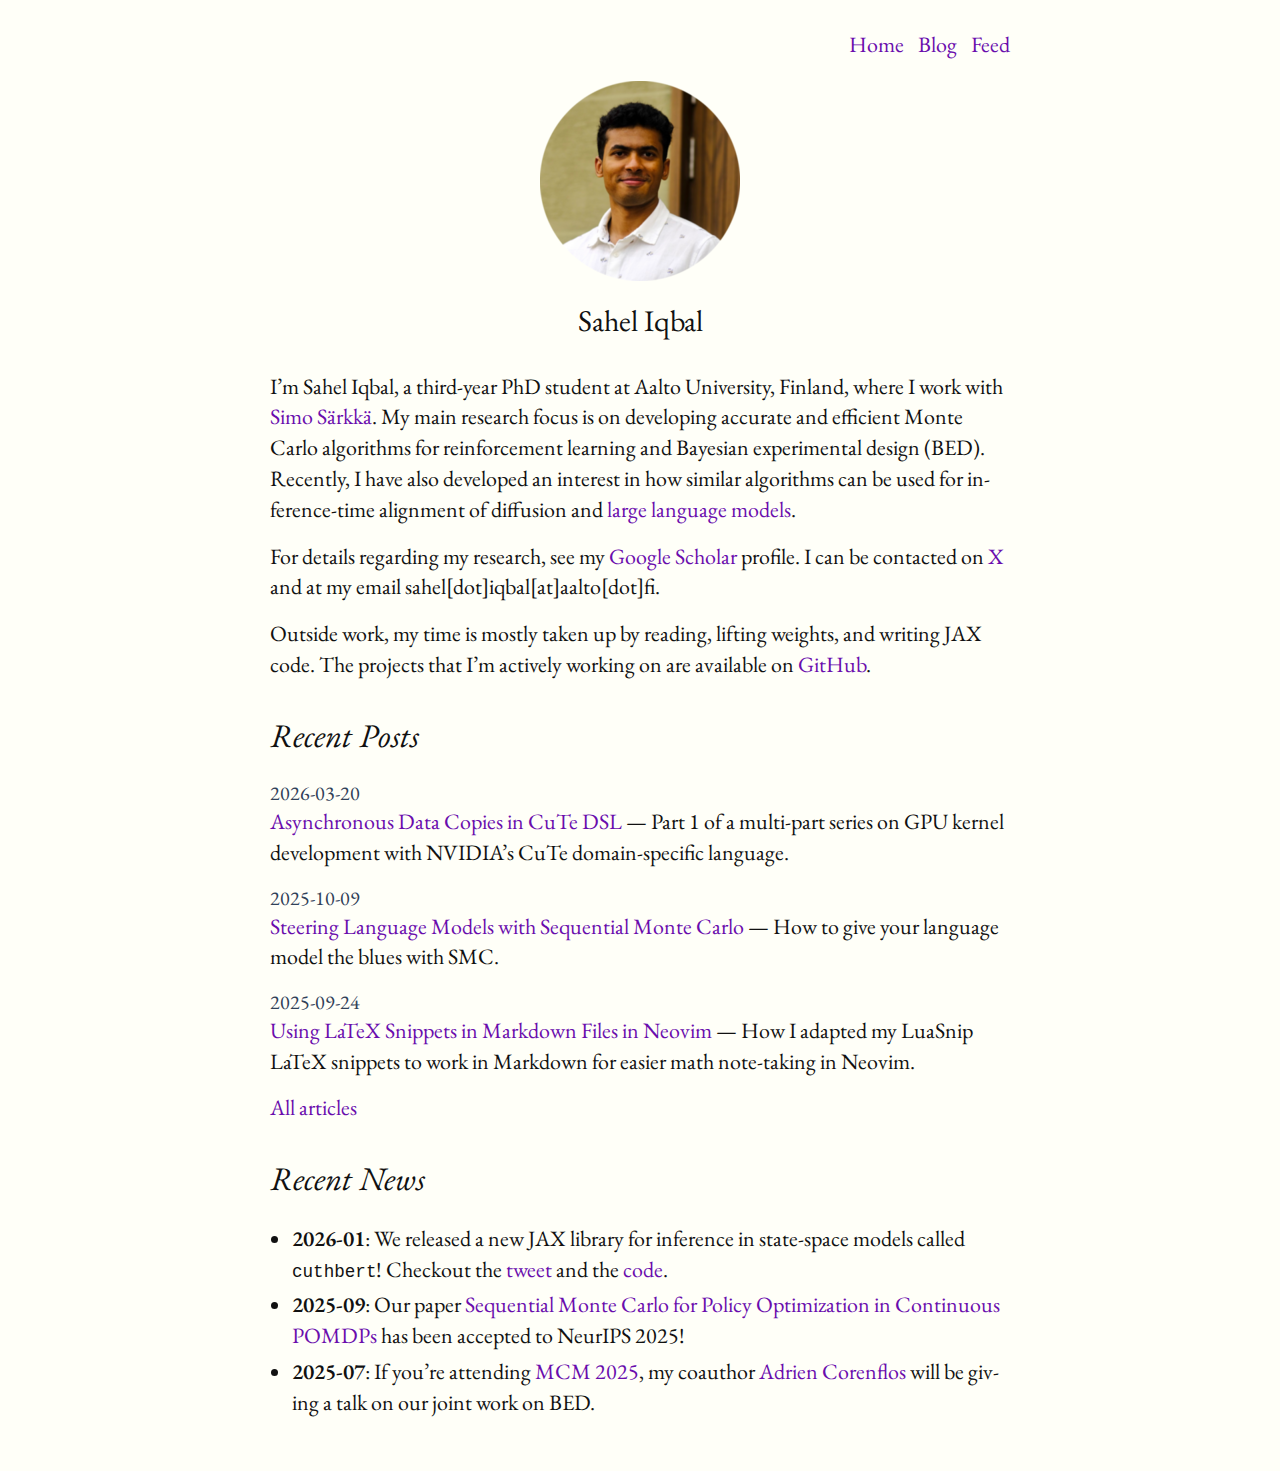
<file: docs/index.html>
<!doctype html>
<html lang="en-US">
  <head>
    <meta charset="utf-8">
    <meta name="viewport" content="width=device-width, initial-scale=1">

    <link rel="stylesheet" href="./styles/katex.css" />
    <link rel="stylesheet" href="./styles/syntax.css" />
    <link rel="stylesheet" href="./styles/main.css" />
    <link rel="shortcut icon" type="image/png" href="./images/favicon.ico" />

    <link rel="preconnect" href="https://fonts.googleapis.com">
    <link rel="preconnect" href="https://fonts.gstatic.com" crossorigin>
    <link href="https://fonts.googleapis.com/css2?family=EB+Garamond:ital,wght@0,400..800;1,400..800&display=swap" rel="stylesheet">

    <title>Sahel Iqbal</title>
    <meta name="description" content="Academic portfolio website of Sahel Iqbal." />

    <!-- Meta tags for social media -->
    <meta property="og:title" content="Sahel Iqbal" />
    <meta property="og:description" content="Academic portfolio website of Sahel Iqbal." />
    <meta property="og:site_name" content="Sahel Iqbal" />
    
    <meta property="og:image" content="https://sahel13.github.io/images/site_image.png" />
    
    <meta name="twitter:card" content="summary" />
    <!--
    Check if the `date` field is present in the metadata to determine if the page is
    a post or not.  A bit of a hack, but it works.
    -->
    
    <meta property="og:type" content="website" />
    <meta property="og:url" content="https://sahel13.github.io" />
    
  </head>
  <body>
    <header>
      <nav>
        <a href="./">Home</a>
        <a href="./blog.html">Blog</a>
        <a href="./atom.xml">Feed</a>
      </nav>
    </header>
    <main role="main">
      <div class="profile">
<img alt="Profile picture." src="images/profile-pic.png" />
<h1>
Sahel Iqbal
</h1>
</div>
<p>I’m Sahel Iqbal, a third-year PhD student at Aalto University, Finland, where I
work with <a href="https://users.aalto.fi/~ssarkka/">Simo Särkkä</a>. My main
research focus is on developing accurate and efficient Monte Carlo algorithms
for reinforcement learning and Bayesian experimental design (BED). Recently, I
have also developed an interest in how similar algorithms can be used for
inference-time alignment of diffusion and <a href="posts/steering-llms-with-smc.html">large language models</a>.</p>
<p>For details regarding my research, see my <a href="https://scholar.google.com/citations?user=KP7mJUgAAAAJ&amp;hl=en">Google
Scholar</a> profile.
I can be contacted on <a href="https://x.com/sahel_iqbal">X</a> and at my email
sahel[dot]iqbal[at]aalto[dot]fi.</p>
<p>Outside work, my time is mostly taken up by reading, lifting weights, and
writing JAX code. The projects that I’m actively working on are available on
<a href="https://github.com/Sahel13">GitHub</a>.</p>
<h2 id="recent-posts">Recent Posts</h2>
<div class="post-item">
<p class="post-date">
2026-03-20
</p>
<p class="post-description">
<span class="post-title"><a href="./posts/asynchronous-copy-cute-dsl.html">Asynchronous Data Copies in CuTe DSL</a></span> —
Part 1 of a multi-part series on GPU kernel development with NVIDIA’s CuTe domain-specific language.
</p>
</div>
<div class="post-item">
<p class="post-date">
2025-10-09
</p>
<p class="post-description">
<span class="post-title"><a href="./posts/steering-llms-with-smc.html">Steering Language Models with Sequential Monte Carlo</a></span> —
How to give your language model the blues with SMC.
</p>
</div>
<div class="post-item">
<p class="post-date">
2025-09-24
</p>
<p class="post-description">
<span class="post-title"><a href="./posts/latex-in-markdown-vim.html">Using LaTeX Snippets in Markdown Files in Neovim</a></span> —
How I adapted my LuaSnip LaTeX snippets to work in Markdown for easier math note-taking in Neovim.
</p>
</div>
<p class="all-articles-link">
<a href="./blog.html">All articles</a>
</p>
<h2 id="recent-news">Recent News</h2>
<ul>
<li><p><strong>2026-01</strong>: We released a new JAX library for inference in state-space models
called <code>cuthbert</code>! Checkout the <a href="https://x.com/sahel_iqbal/status/2017210852642803839?s=20">tweet</a> and the <a href="https://github.com/state-space-models/cuthbert">code</a>.</p></li>
<li><p><strong>2025-09</strong>: Our paper <a href="https://arxiv.org/abs/2505.16732">Sequential Monte Carlo for Policy Optimization in
Continuous POMDPs</a> has been accepted to
NeurIPS 2025!</p></li>
<li><p><strong>2025-07</strong>: If you’re attending <a href="https://ccbatiit.github.io/mcm2025/">MCM
2025</a>, my coauthor <a href="https://adriencorenflos.github.io/">Adrien
Corenflos</a> will be giving a talk on our
joint work on BED.</p></li>
</ul>
    </main>
  </body>
</html>
</file>
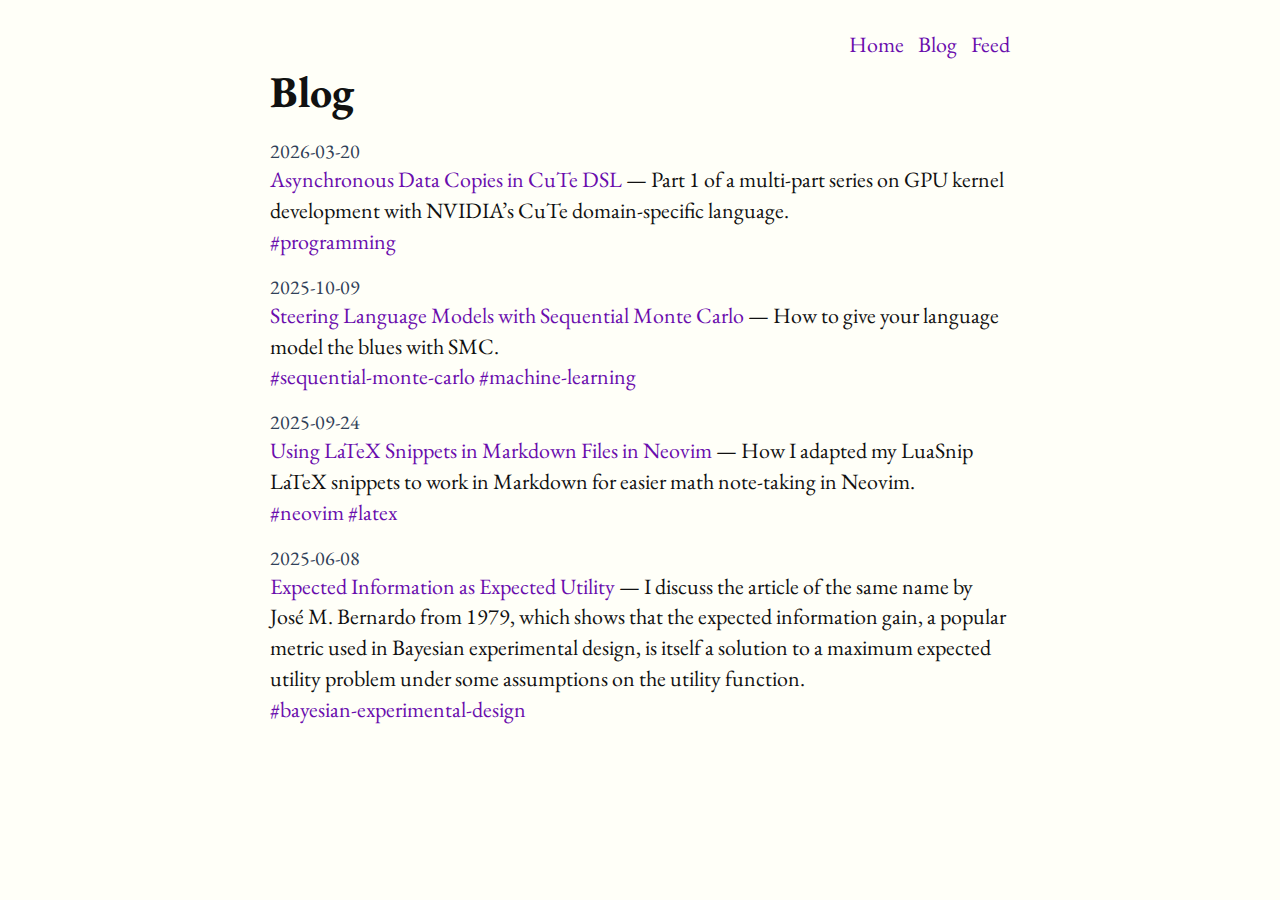
<file: docs/blog.html>
<!doctype html>
<html lang="en-US">
  <head>
    <meta charset="utf-8">
    <meta name="viewport" content="width=device-width, initial-scale=1">

    <link rel="stylesheet" href="./styles/katex.css" />
    <link rel="stylesheet" href="./styles/syntax.css" />
    <link rel="stylesheet" href="./styles/main.css" />
    <link rel="shortcut icon" type="image/png" href="./images/favicon.ico" />

    <link rel="preconnect" href="https://fonts.googleapis.com">
    <link rel="preconnect" href="https://fonts.gstatic.com" crossorigin>
    <link href="https://fonts.googleapis.com/css2?family=EB+Garamond:ital,wght@0,400..800;1,400..800&display=swap" rel="stylesheet">

    <title>Blog</title>
    <meta name="description" content="Blog posts by Sahel Iqbal." />

    <!-- Meta tags for social media -->
    <meta property="og:title" content="Blog" />
    <meta property="og:description" content="Blog posts by Sahel Iqbal." />
    <meta property="og:site_name" content="Sahel Iqbal" />
    
    <meta property="og:image" content="https://sahel13.github.io/images/site_image.png" />
    
    <meta name="twitter:card" content="summary" />
    <!--
    Check if the `date` field is present in the metadata to determine if the page is
    a post or not.  A bit of a hack, but it works.
    -->
    
    <meta property="og:type" content="website" />
    <meta property="og:url" content="https://sahel13.github.io" />
    
  </head>
  <body>
    <header>
      <nav>
        <a href="./">Home</a>
        <a href="./blog.html">Blog</a>
        <a href="./atom.xml">Feed</a>
      </nav>
    </header>
    <main role="main">
      <h1 id="blog">Blog</h1>
<div class="post-item">
<p class="post-date">
2026-03-20
</p>
<p class="post-description">
<span class="post-title"><a href="./posts/asynchronous-copy-cute-dsl.html">Asynchronous Data Copies in CuTe DSL</a></span> —
Part 1 of a multi-part series on GPU kernel development with NVIDIA’s CuTe domain-specific language.
</p>
<div class="post-tags">
<a title="All pages tagged '#programming'." href="./tags/programming.html" rel="tag">#programming</a>
</div>
</div>
<div class="post-item">
<p class="post-date">
2025-10-09
</p>
<p class="post-description">
<span class="post-title"><a href="./posts/steering-llms-with-smc.html">Steering Language Models with Sequential Monte Carlo</a></span> —
How to give your language model the blues with SMC.
</p>
<div class="post-tags">
<a title="All pages tagged '#sequential-monte-carlo'." href="./tags/sequential-monte-carlo.html" rel="tag">#sequential-monte-carlo</a> <a title="All pages tagged '#machine-learning'." href="./tags/machine-learning.html" rel="tag">#machine-learning</a>
</div>
</div>
<div class="post-item">
<p class="post-date">
2025-09-24
</p>
<p class="post-description">
<span class="post-title"><a href="./posts/latex-in-markdown-vim.html">Using LaTeX Snippets in Markdown Files in Neovim</a></span> —
How I adapted my LuaSnip LaTeX snippets to work in Markdown for easier math note-taking in Neovim.
</p>
<div class="post-tags">
<a title="All pages tagged '#neovim'." href="./tags/neovim.html" rel="tag">#neovim</a> <a title="All pages tagged '#latex'." href="./tags/latex.html" rel="tag">#latex</a>
</div>
</div>
<div class="post-item">
<p class="post-date">
2025-06-08
</p>
<p class="post-description">
<span class="post-title"><a href="./posts/expected-information-as-expected-utility.html">Expected Information as Expected Utility</a></span> —
I discuss the article of the same name by José M. Bernardo from 1979, which shows that the expected information gain, a popular metric used in Bayesian experimental design, is itself a solution to a maximum expected utility problem under some assumptions on the utility function.
</p>
<div class="post-tags">
<a title="All pages tagged '#bayesian-experimental-design'." href="./tags/bayesian-experimental-design.html" rel="tag">#bayesian-experimental-design</a>
</div>
</div>
    </main>
  </body>
</html>
</file>
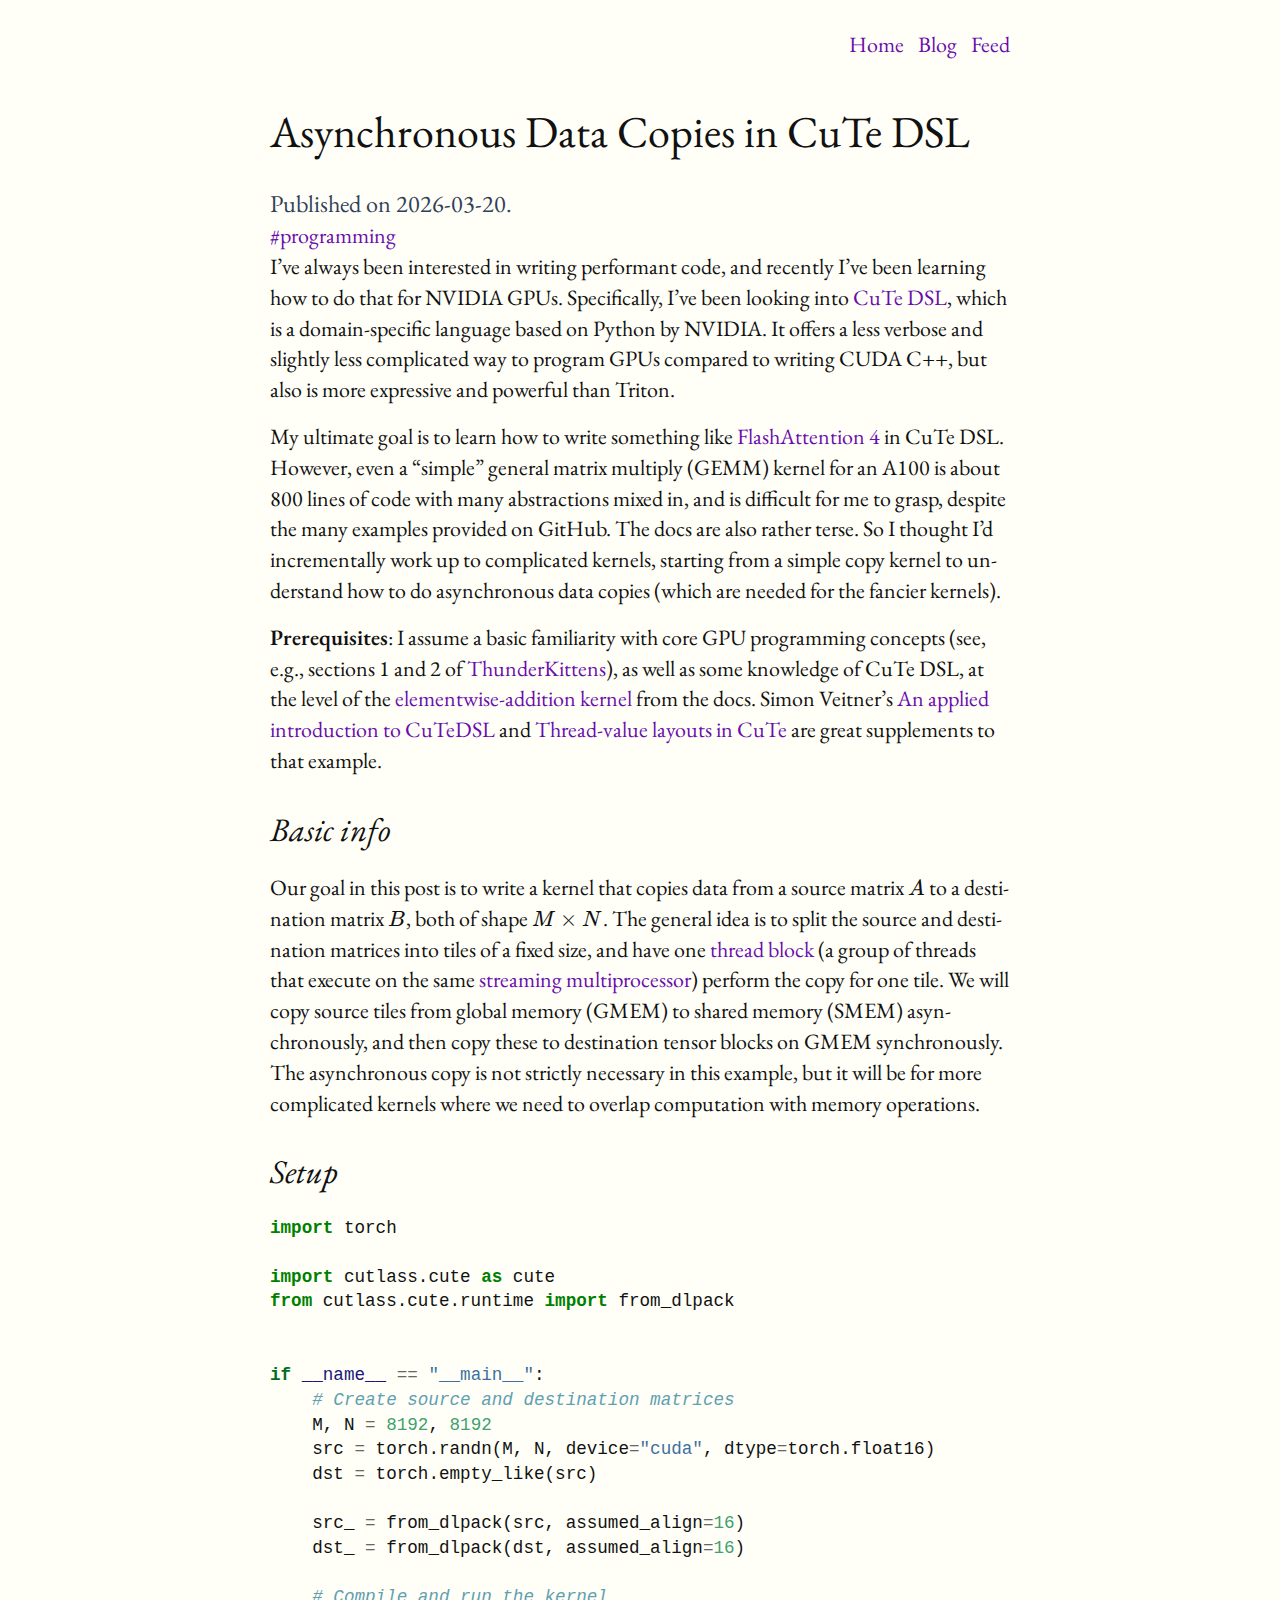
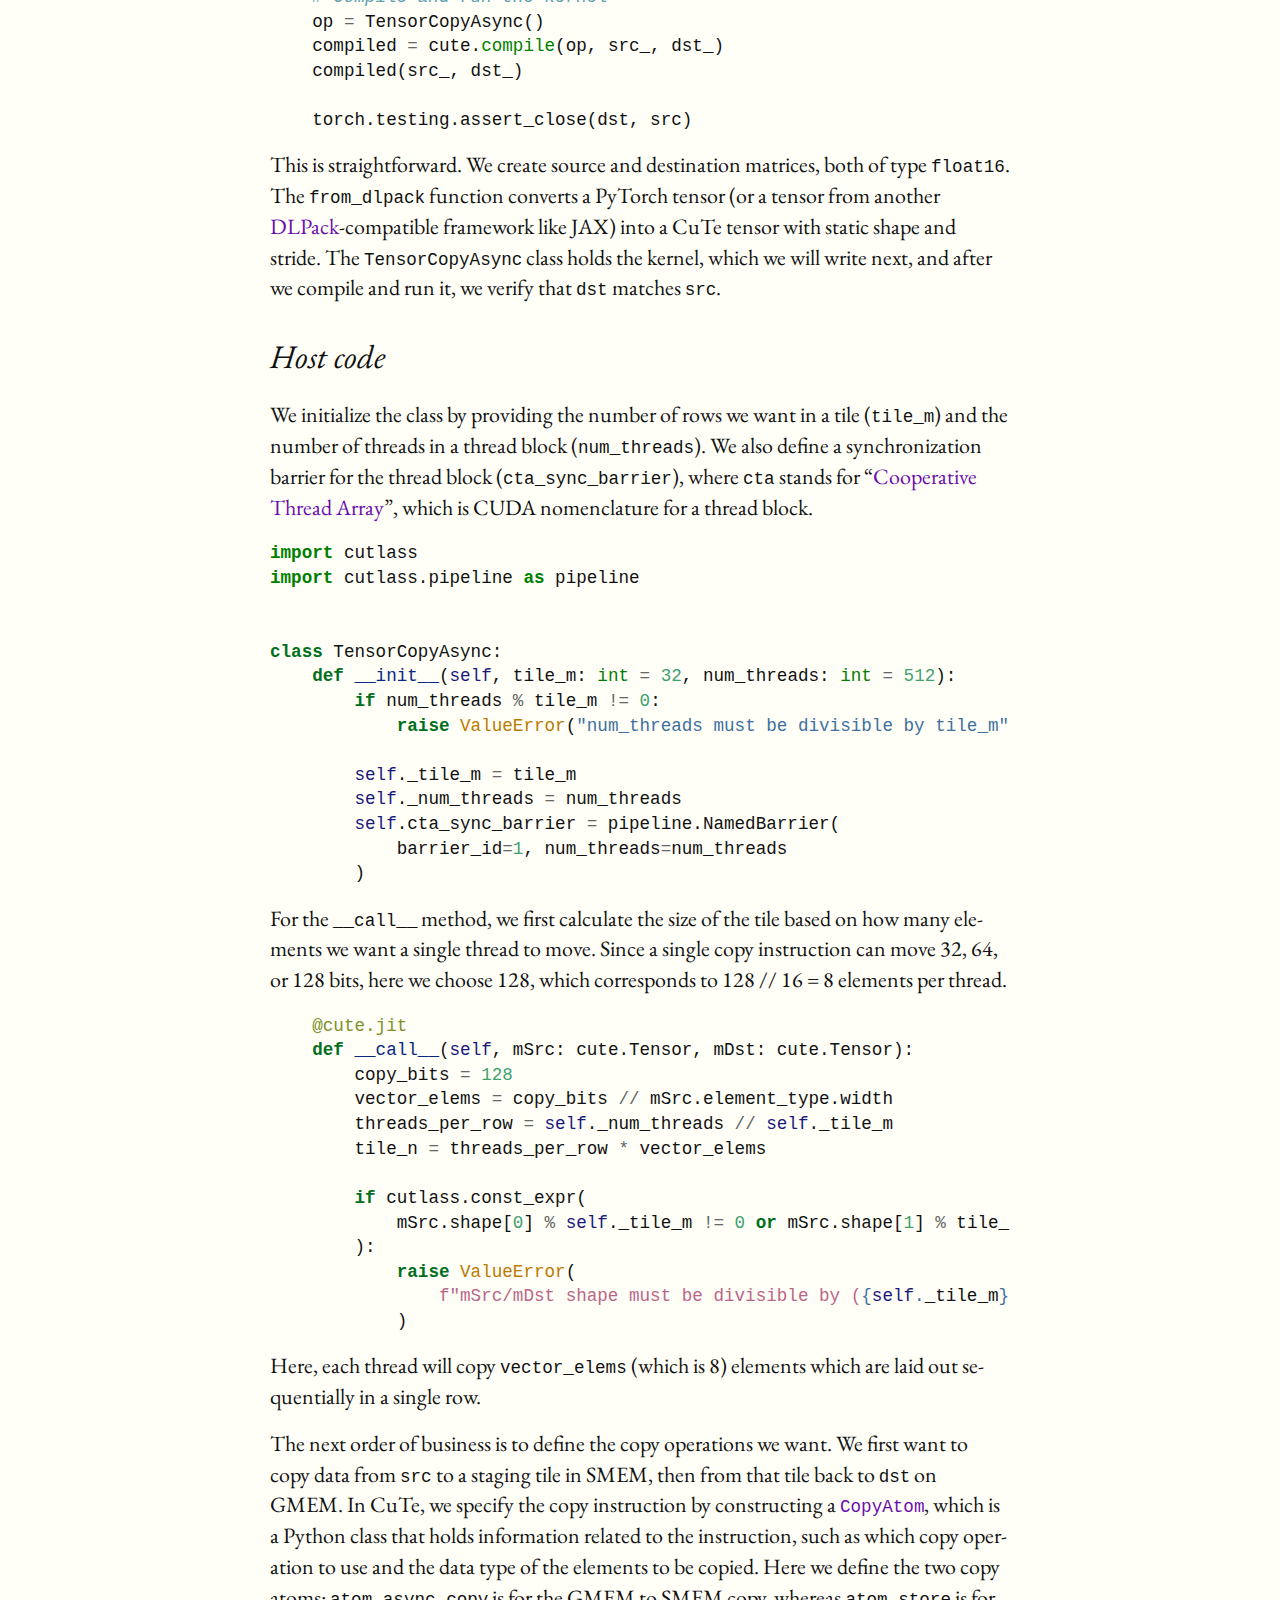
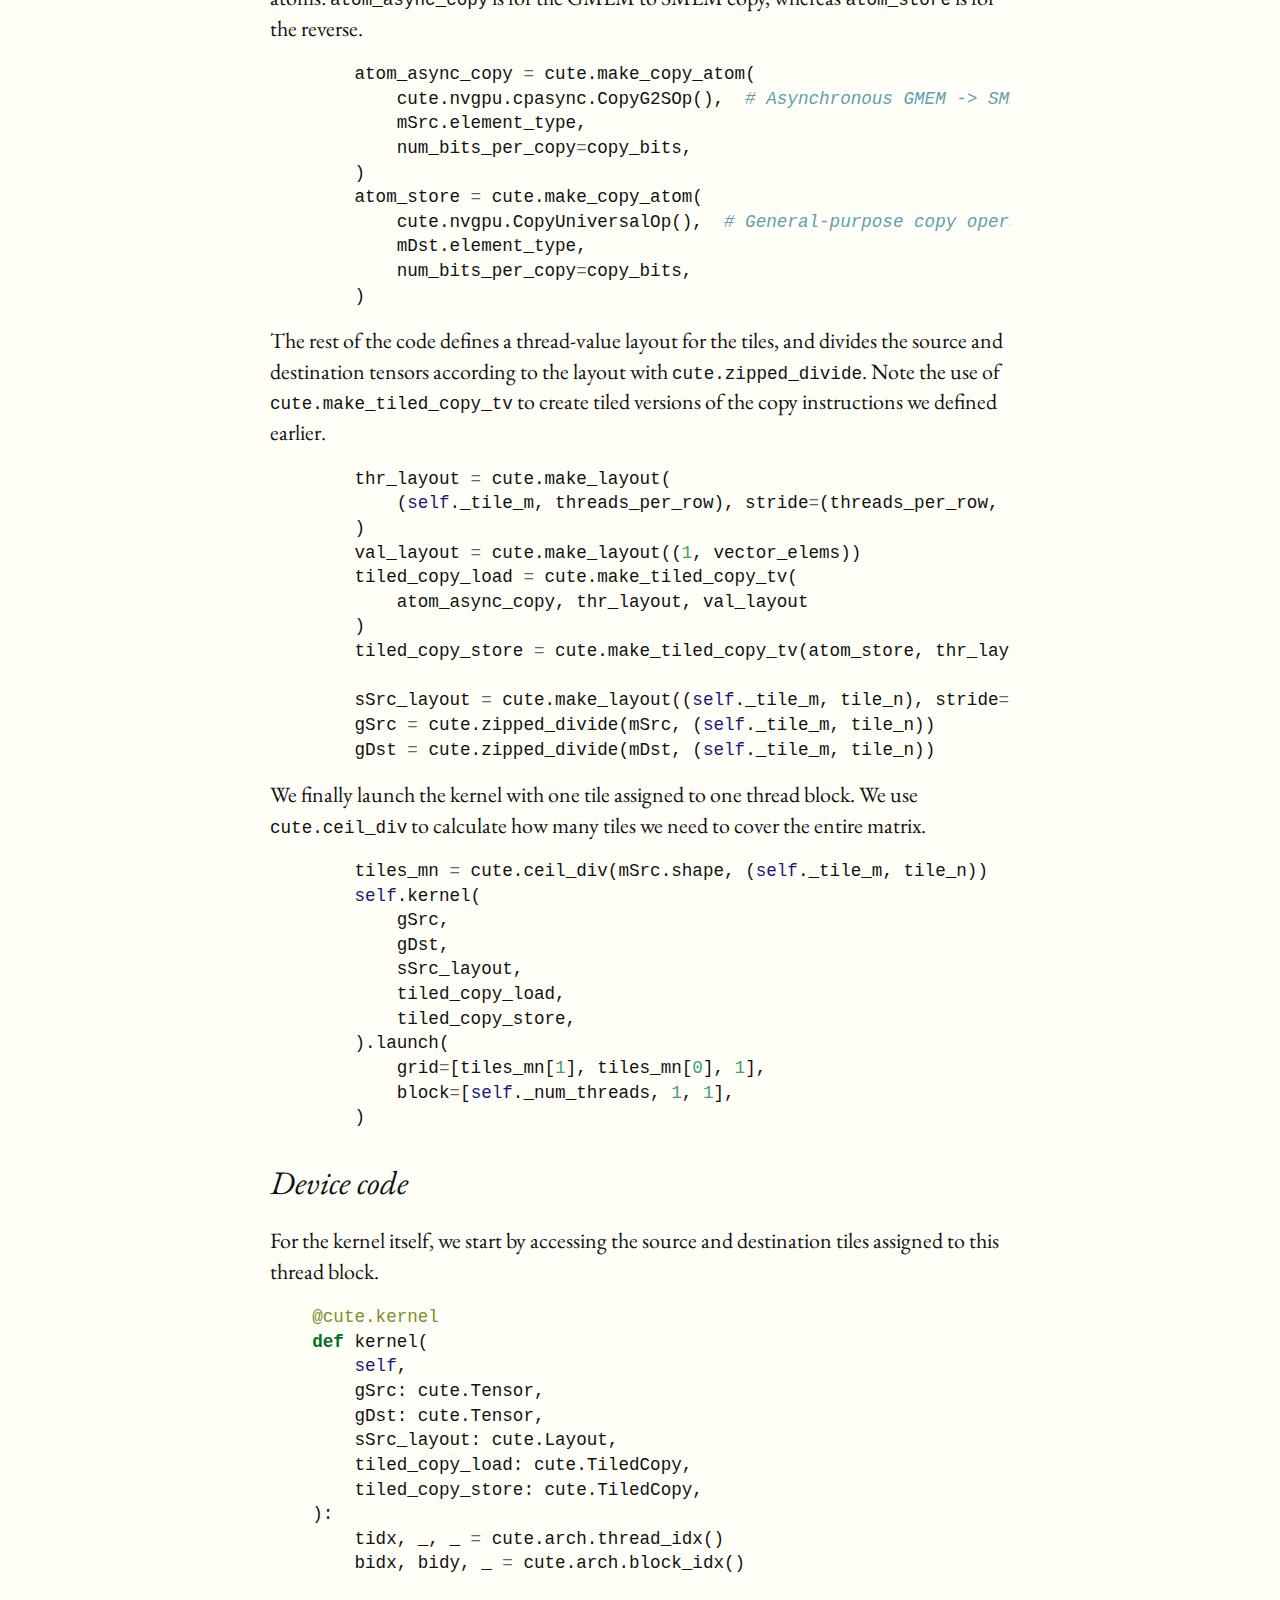
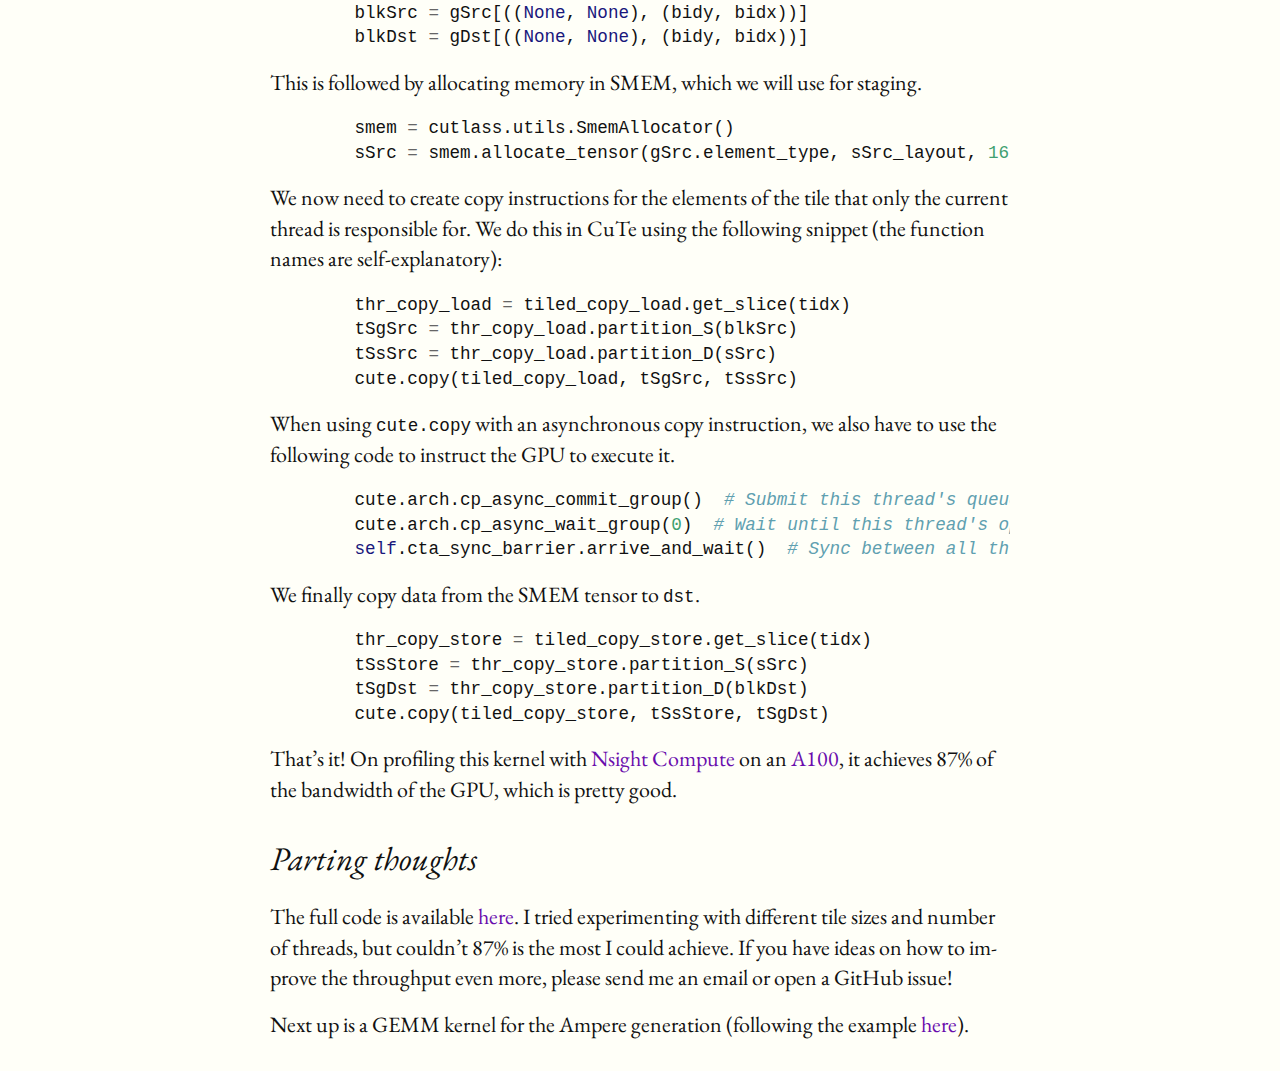
<file: docs/posts/asynchronous-copy-cute-dsl.html>
<!doctype html>
<html lang="en-US">
  <head>
    <meta charset="utf-8">
    <meta name="viewport" content="width=device-width, initial-scale=1">

    <link rel="stylesheet" href="../styles/katex.css" />
    <link rel="stylesheet" href="../styles/syntax.css" />
    <link rel="stylesheet" href="../styles/main.css" />
    <link rel="shortcut icon" type="image/png" href="../images/favicon.ico" />

    <link rel="preconnect" href="https://fonts.googleapis.com">
    <link rel="preconnect" href="https://fonts.gstatic.com" crossorigin>
    <link href="https://fonts.googleapis.com/css2?family=EB+Garamond:ital,wght@0,400..800;1,400..800&display=swap" rel="stylesheet">

    <title>Asynchronous Data Copies in CuTe DSL</title>
    <meta name="description" content="Part 1 of a multi-part series on GPU kernel development with NVIDIA's CuTe domain-specific language." />

    <!-- Meta tags for social media -->
    <meta property="og:title" content="Asynchronous Data Copies in CuTe DSL" />
    <meta property="og:description" content="Part 1 of a multi-part series on GPU kernel development with NVIDIA's CuTe domain-specific language." />
    <meta property="og:site_name" content="Sahel Iqbal" />
    
    <meta property="og:image" content="https://sahel13.github.io/images/site_image.png" />
    
    <meta name="twitter:card" content="summary" />
    <!--
    Check if the `date` field is present in the metadata to determine if the page is
    a post or not.  A bit of a hack, but it works.
    -->
    
    <meta property="og:type" content="article" />
    <meta property="og:url" content="https://sahel13.github.io/posts/asynchronous-copy-cute-dsl.html" />
    
  </head>
  <body>
    <header>
      <nav>
        <a href="../">Home</a>
        <a href="../blog.html">Blog</a>
        <a href="../atom.xml">Feed</a>
      </nav>
    </header>
    <main role="main">
      <article>
    <h1>Asynchronous Data Copies in CuTe DSL</h1>
    <div class="post-meta">
        <p class="post-subheading">Published on 2026-03-20.</p>
        
        <div class="post-tags">
            <a title="All pages tagged '#programming'." href="../tags/programming.html" rel="tag">#programming</a>
        </div>
        
    </div>
    <p>I’ve always been interested in writing performant code, and recently I’ve been learning how to do that for NVIDIA GPUs. Specifically, I’ve been looking into <a href="https://docs.nvidia.com/cutlass/latest/media/docs/pythonDSL/cute_dsl_general/dsl_introduction.html">CuTe DSL</a>, which is a domain-specific language based on Python by NVIDIA. It offers a less verbose and slightly less complicated way to program GPUs compared to writing CUDA C++, but also is more expressive and powerful than Triton.</p>
<p>My ultimate goal is to learn how to write something like <a href="https://arxiv.org/pdf/2603.05451v1">FlashAttention 4</a> in CuTe DSL. However, even a “simple” general matrix multiply (GEMM) kernel for an A100 is about 800 lines of code with many abstractions mixed in, and is difficult for me to grasp, despite the many examples provided on GitHub. The docs are also rather terse. So I thought I’d incrementally work up to complicated kernels, starting from a simple copy kernel to understand how to do asynchronous data copies (which are needed for the fancier kernels).</p>
<p><strong>Prerequisites</strong>: I assume a basic familiarity with core GPU programming concepts (see, e.g., sections 1 and 2 of <a href="https://arxiv.org/pdf/2410.20399">ThunderKittens</a>), as well as some knowledge of CuTe DSL, at the level of the <a href="https://github.com/NVIDIA/cutlass/blob/main/examples/python/CuTeDSL/notebooks/elementwise_add.ipynb">elementwise-addition kernel</a> from the docs. Simon Veitner’s <a href="https://veitner.bearblog.dev/an-applied-introduction-to-cutedsl/">An applied introduction to CuTeDSL</a> and <a href="https://veitner.bearblog.dev/thread-value-layouts-in-cute/">Thread-value layouts in CuTe</a> are great supplements to that example.</p>
<h2 id="basic-info">Basic info</h2>
<p>Our goal in this post is to write a kernel that copies data from a source matrix <span class="katex"><span class="katex-mathml"><math xmlns="http://www.w3.org/1998/Math/MathML"><semantics><mrow><mi>A</mi></mrow><annotation encoding="application/x-tex">A</annotation></semantics></math></span><span class="katex-html" aria-hidden="true"><span class="base"><span class="strut" style="height:0.6833em;"></span><span class="mord mathnormal">A</span></span></span></span> to a destination matrix <span class="katex"><span class="katex-mathml"><math xmlns="http://www.w3.org/1998/Math/MathML"><semantics><mrow><mi>B</mi></mrow><annotation encoding="application/x-tex">B</annotation></semantics></math></span><span class="katex-html" aria-hidden="true"><span class="base"><span class="strut" style="height:0.6833em;"></span><span class="mord mathnormal" style="margin-right:0.05017em;">B</span></span></span></span>, both of shape <span class="katex"><span class="katex-mathml"><math xmlns="http://www.w3.org/1998/Math/MathML"><semantics><mrow><mi>M</mi><mo>×</mo><mi>N</mi></mrow><annotation encoding="application/x-tex">M \times N</annotation></semantics></math></span><span class="katex-html" aria-hidden="true"><span class="base"><span class="strut" style="height:0.7667em;vertical-align:-0.0833em;"></span><span class="mord mathnormal" style="margin-right:0.10903em;">M</span><span class="mspace" style="margin-right:0.2222em;"></span><span class="mbin">×</span><span class="mspace" style="margin-right:0.2222em;"></span></span><span class="base"><span class="strut" style="height:0.6833em;"></span><span class="mord mathnormal" style="margin-right:0.10903em;">N</span></span></span></span>. The general idea is to split the source and destination matrices into tiles of a fixed size, and have one <a href="https://modal.com/gpu-glossary/device-software/thread-block">thread block</a> (a group of threads that execute on the same <a href="https://modal.com/gpu-glossary/device-hardware/streaming-multiprocessor">streaming multiprocessor</a>) perform the copy for one tile. We will copy source tiles from global memory (GMEM) to shared memory (SMEM) asynchronously, and then copy these to destination tensor blocks on GMEM synchronously. The asynchronous copy is not strictly necessary in this example, but it will be for more complicated kernels where we need to overlap computation with memory operations.</p>
<h2 id="setup">Setup</h2>
<div class="sourceCode" id="cb1"><pre class="sourceCode python"><code class="sourceCode python"><span id="cb1-1"><a href="#cb1-1" aria-hidden="true" tabindex="-1"></a><span class="im">import</span> torch</span>
<span id="cb1-2"><a href="#cb1-2" aria-hidden="true" tabindex="-1"></a></span>
<span id="cb1-3"><a href="#cb1-3" aria-hidden="true" tabindex="-1"></a><span class="im">import</span> cutlass.cute <span class="im">as</span> cute</span>
<span id="cb1-4"><a href="#cb1-4" aria-hidden="true" tabindex="-1"></a><span class="im">from</span> cutlass.cute.runtime <span class="im">import</span> from_dlpack</span>
<span id="cb1-5"><a href="#cb1-5" aria-hidden="true" tabindex="-1"></a></span>
<span id="cb1-6"><a href="#cb1-6" aria-hidden="true" tabindex="-1"></a></span>
<span id="cb1-7"><a href="#cb1-7" aria-hidden="true" tabindex="-1"></a><span class="cf">if</span> <span class="va">__name__</span> <span class="op">==</span> <span class="st">&quot;__main__&quot;</span>:</span>
<span id="cb1-8"><a href="#cb1-8" aria-hidden="true" tabindex="-1"></a>    <span class="co"># Create source and destination matrices</span></span>
<span id="cb1-9"><a href="#cb1-9" aria-hidden="true" tabindex="-1"></a>    M, N <span class="op">=</span> <span class="dv">8192</span>, <span class="dv">8192</span></span>
<span id="cb1-10"><a href="#cb1-10" aria-hidden="true" tabindex="-1"></a>    src <span class="op">=</span> torch.randn(M, N, device<span class="op">=</span><span class="st">&quot;cuda&quot;</span>, dtype<span class="op">=</span>torch.float16)</span>
<span id="cb1-11"><a href="#cb1-11" aria-hidden="true" tabindex="-1"></a>    dst <span class="op">=</span> torch.empty_like(src)</span>
<span id="cb1-12"><a href="#cb1-12" aria-hidden="true" tabindex="-1"></a></span>
<span id="cb1-13"><a href="#cb1-13" aria-hidden="true" tabindex="-1"></a>    src_ <span class="op">=</span> from_dlpack(src, assumed_align<span class="op">=</span><span class="dv">16</span>)</span>
<span id="cb1-14"><a href="#cb1-14" aria-hidden="true" tabindex="-1"></a>    dst_ <span class="op">=</span> from_dlpack(dst, assumed_align<span class="op">=</span><span class="dv">16</span>)</span>
<span id="cb1-15"><a href="#cb1-15" aria-hidden="true" tabindex="-1"></a></span>
<span id="cb1-16"><a href="#cb1-16" aria-hidden="true" tabindex="-1"></a>    <span class="co"># Compile and run the kernel</span></span>
<span id="cb1-17"><a href="#cb1-17" aria-hidden="true" tabindex="-1"></a>    op <span class="op">=</span> TensorCopyAsync()</span>
<span id="cb1-18"><a href="#cb1-18" aria-hidden="true" tabindex="-1"></a>    compiled <span class="op">=</span> cute.<span class="bu">compile</span>(op, src_, dst_)</span>
<span id="cb1-19"><a href="#cb1-19" aria-hidden="true" tabindex="-1"></a>    compiled(src_, dst_)</span>
<span id="cb1-20"><a href="#cb1-20" aria-hidden="true" tabindex="-1"></a></span>
<span id="cb1-21"><a href="#cb1-21" aria-hidden="true" tabindex="-1"></a>    torch.testing.assert_close(dst, src)</span></code></pre></div>
<p>This is straightforward. We create source and destination matrices, both of type <code>float16</code>. The <code>from_dlpack</code> function converts a PyTorch tensor (or a tensor from another <a href="https://github.com/dmlc/dlpack">DLPack</a>-compatible framework like JAX) into a CuTe tensor with static shape and stride. The <code>TensorCopyAsync</code> class holds the kernel, which we will write next, and after we compile and run it, we verify that <code>dst</code> matches <code>src</code>.</p>
<h2 id="host-code">Host code</h2>
<p>We initialize the class by providing the number of rows we want in a tile (<code>tile_m</code>) and the number of threads in a thread block (<code>num_threads</code>). We also define a synchronization barrier for the thread block (<code>cta_sync_barrier</code>), where <code>cta</code> stands for “<a href="https://modal.com/gpu-glossary/device-software/cooperative-thread-array">Cooperative Thread Array</a>”, which is CUDA nomenclature for a thread block.</p>
<div class="sourceCode" id="cb2"><pre class="sourceCode python"><code class="sourceCode python"><span id="cb2-1"><a href="#cb2-1" aria-hidden="true" tabindex="-1"></a><span class="im">import</span> cutlass</span>
<span id="cb2-2"><a href="#cb2-2" aria-hidden="true" tabindex="-1"></a><span class="im">import</span> cutlass.pipeline <span class="im">as</span> pipeline</span>
<span id="cb2-3"><a href="#cb2-3" aria-hidden="true" tabindex="-1"></a></span>
<span id="cb2-4"><a href="#cb2-4" aria-hidden="true" tabindex="-1"></a></span>
<span id="cb2-5"><a href="#cb2-5" aria-hidden="true" tabindex="-1"></a><span class="kw">class</span> TensorCopyAsync:</span>
<span id="cb2-6"><a href="#cb2-6" aria-hidden="true" tabindex="-1"></a>    <span class="kw">def</span> <span class="fu">__init__</span>(<span class="va">self</span>, tile_m: <span class="bu">int</span> <span class="op">=</span> <span class="dv">32</span>, num_threads: <span class="bu">int</span> <span class="op">=</span> <span class="dv">512</span>):</span>
<span id="cb2-7"><a href="#cb2-7" aria-hidden="true" tabindex="-1"></a>        <span class="cf">if</span> num_threads <span class="op">%</span> tile_m <span class="op">!=</span> <span class="dv">0</span>:</span>
<span id="cb2-8"><a href="#cb2-8" aria-hidden="true" tabindex="-1"></a>            <span class="cf">raise</span> <span class="pp">ValueError</span>(<span class="st">&quot;num_threads must be divisible by tile_m&quot;</span>)</span>
<span id="cb2-9"><a href="#cb2-9" aria-hidden="true" tabindex="-1"></a></span>
<span id="cb2-10"><a href="#cb2-10" aria-hidden="true" tabindex="-1"></a>        <span class="va">self</span>._tile_m <span class="op">=</span> tile_m</span>
<span id="cb2-11"><a href="#cb2-11" aria-hidden="true" tabindex="-1"></a>        <span class="va">self</span>._num_threads <span class="op">=</span> num_threads</span>
<span id="cb2-12"><a href="#cb2-12" aria-hidden="true" tabindex="-1"></a>        <span class="va">self</span>.cta_sync_barrier <span class="op">=</span> pipeline.NamedBarrier(</span>
<span id="cb2-13"><a href="#cb2-13" aria-hidden="true" tabindex="-1"></a>            barrier_id<span class="op">=</span><span class="dv">1</span>, num_threads<span class="op">=</span>num_threads</span>
<span id="cb2-14"><a href="#cb2-14" aria-hidden="true" tabindex="-1"></a>        )</span></code></pre></div>
<p>For the <code>__call__</code> method, we first calculate the size of the tile based on how many elements we want a single thread to move. Since a single copy instruction can move 32, 64, or 128 bits, here we choose 128, which corresponds to 128 // 16 = 8 elements per thread.</p>
<div class="sourceCode" id="cb3"><pre class="sourceCode python"><code class="sourceCode python"><span id="cb3-1"><a href="#cb3-1" aria-hidden="true" tabindex="-1"></a>    <span class="at">@cute.jit</span></span>
<span id="cb3-2"><a href="#cb3-2" aria-hidden="true" tabindex="-1"></a>    <span class="kw">def</span> <span class="fu">__call__</span>(<span class="va">self</span>, mSrc: cute.Tensor, mDst: cute.Tensor):</span>
<span id="cb3-3"><a href="#cb3-3" aria-hidden="true" tabindex="-1"></a>        copy_bits <span class="op">=</span> <span class="dv">128</span></span>
<span id="cb3-4"><a href="#cb3-4" aria-hidden="true" tabindex="-1"></a>        vector_elems <span class="op">=</span> copy_bits <span class="op">//</span> mSrc.element_type.width</span>
<span id="cb3-5"><a href="#cb3-5" aria-hidden="true" tabindex="-1"></a>        threads_per_row <span class="op">=</span> <span class="va">self</span>._num_threads <span class="op">//</span> <span class="va">self</span>._tile_m</span>
<span id="cb3-6"><a href="#cb3-6" aria-hidden="true" tabindex="-1"></a>        tile_n <span class="op">=</span> threads_per_row <span class="op">*</span> vector_elems</span>
<span id="cb3-7"><a href="#cb3-7" aria-hidden="true" tabindex="-1"></a></span>
<span id="cb3-8"><a href="#cb3-8" aria-hidden="true" tabindex="-1"></a>        <span class="cf">if</span> cutlass.const_expr(</span>
<span id="cb3-9"><a href="#cb3-9" aria-hidden="true" tabindex="-1"></a>            mSrc.shape[<span class="dv">0</span>] <span class="op">%</span> <span class="va">self</span>._tile_m <span class="op">!=</span> <span class="dv">0</span> <span class="kw">or</span> mSrc.shape[<span class="dv">1</span>] <span class="op">%</span> tile_n <span class="op">!=</span> <span class="dv">0</span></span>
<span id="cb3-10"><a href="#cb3-10" aria-hidden="true" tabindex="-1"></a>        ):</span>
<span id="cb3-11"><a href="#cb3-11" aria-hidden="true" tabindex="-1"></a>            <span class="cf">raise</span> <span class="pp">ValueError</span>(</span>
<span id="cb3-12"><a href="#cb3-12" aria-hidden="true" tabindex="-1"></a>                <span class="ss">f&quot;mSrc/mDst shape must be divisible by (</span><span class="sc">{</span><span class="va">self</span><span class="sc">.</span>_tile_m<span class="sc">}</span><span class="ss">, </span><span class="sc">{</span>tile_n<span class="sc">}</span><span class="ss">)&quot;</span></span>
<span id="cb3-13"><a href="#cb3-13" aria-hidden="true" tabindex="-1"></a>            )</span></code></pre></div>
<p>Here, each thread will copy <code>vector_elems</code> (which is 8) elements which are laid out sequentially in a single row.</p>
<p>The next order of business is to define the copy operations we want. We first want to copy data from <code>src</code> to a staging tile in SMEM, then from that tile back to <code>dst</code> on GMEM. In CuTe, we specify the copy instruction by constructing a <a href="https://docs.nvidia.com/cutlass/latest/media/docs/pythonDSL/cute_dsl_api/cute.html#cutlass.cute.CopyAtom"><code>CopyAtom</code></a>, which is a Python class that holds information related to the instruction, such as which copy operation to use and the data type of the elements to be copied. Here we define the two copy atoms: <code>atom_async_copy</code> is for the GMEM to SMEM copy, whereas <code>atom_store</code> is for the reverse.</p>
<div class="sourceCode" id="cb4"><pre class="sourceCode python"><code class="sourceCode python"><span id="cb4-1"><a href="#cb4-1" aria-hidden="true" tabindex="-1"></a>        atom_async_copy <span class="op">=</span> cute.make_copy_atom(</span>
<span id="cb4-2"><a href="#cb4-2" aria-hidden="true" tabindex="-1"></a>            cute.nvgpu.cpasync.CopyG2SOp(),  <span class="co"># Asynchronous GMEM -&gt; SMEM copy operation</span></span>
<span id="cb4-3"><a href="#cb4-3" aria-hidden="true" tabindex="-1"></a>            mSrc.element_type,</span>
<span id="cb4-4"><a href="#cb4-4" aria-hidden="true" tabindex="-1"></a>            num_bits_per_copy<span class="op">=</span>copy_bits,</span>
<span id="cb4-5"><a href="#cb4-5" aria-hidden="true" tabindex="-1"></a>        )</span>
<span id="cb4-6"><a href="#cb4-6" aria-hidden="true" tabindex="-1"></a>        atom_store <span class="op">=</span> cute.make_copy_atom(</span>
<span id="cb4-7"><a href="#cb4-7" aria-hidden="true" tabindex="-1"></a>            cute.nvgpu.CopyUniversalOp(),  <span class="co"># General-purpose copy operation</span></span>
<span id="cb4-8"><a href="#cb4-8" aria-hidden="true" tabindex="-1"></a>            mDst.element_type,</span>
<span id="cb4-9"><a href="#cb4-9" aria-hidden="true" tabindex="-1"></a>            num_bits_per_copy<span class="op">=</span>copy_bits,</span>
<span id="cb4-10"><a href="#cb4-10" aria-hidden="true" tabindex="-1"></a>        )</span></code></pre></div>
<p>The rest of the code defines a thread-value layout for the tiles, and divides the source and destination tensors according to the layout with <code>cute.zipped_divide</code>. Note the use of <code>cute.make_tiled_copy_tv</code> to create tiled versions of the copy instructions we defined earlier.</p>
<div class="sourceCode" id="cb5"><pre class="sourceCode python"><code class="sourceCode python"><span id="cb5-1"><a href="#cb5-1" aria-hidden="true" tabindex="-1"></a>        thr_layout <span class="op">=</span> cute.make_layout(</span>
<span id="cb5-2"><a href="#cb5-2" aria-hidden="true" tabindex="-1"></a>            (<span class="va">self</span>._tile_m, threads_per_row), stride<span class="op">=</span>(threads_per_row, <span class="dv">1</span>)</span>
<span id="cb5-3"><a href="#cb5-3" aria-hidden="true" tabindex="-1"></a>        )</span>
<span id="cb5-4"><a href="#cb5-4" aria-hidden="true" tabindex="-1"></a>        val_layout <span class="op">=</span> cute.make_layout((<span class="dv">1</span>, vector_elems))</span>
<span id="cb5-5"><a href="#cb5-5" aria-hidden="true" tabindex="-1"></a>        tiled_copy_load <span class="op">=</span> cute.make_tiled_copy_tv(</span>
<span id="cb5-6"><a href="#cb5-6" aria-hidden="true" tabindex="-1"></a>            atom_async_copy, thr_layout, val_layout</span>
<span id="cb5-7"><a href="#cb5-7" aria-hidden="true" tabindex="-1"></a>        )</span>
<span id="cb5-8"><a href="#cb5-8" aria-hidden="true" tabindex="-1"></a>        tiled_copy_store <span class="op">=</span> cute.make_tiled_copy_tv(atom_store, thr_layout, val_layout)</span>
<span id="cb5-9"><a href="#cb5-9" aria-hidden="true" tabindex="-1"></a></span>
<span id="cb5-10"><a href="#cb5-10" aria-hidden="true" tabindex="-1"></a>        sSrc_layout <span class="op">=</span> cute.make_layout((<span class="va">self</span>._tile_m, tile_n), stride<span class="op">=</span>(tile_n, <span class="dv">1</span>))</span>
<span id="cb5-11"><a href="#cb5-11" aria-hidden="true" tabindex="-1"></a>        gSrc <span class="op">=</span> cute.zipped_divide(mSrc, (<span class="va">self</span>._tile_m, tile_n))</span>
<span id="cb5-12"><a href="#cb5-12" aria-hidden="true" tabindex="-1"></a>        gDst <span class="op">=</span> cute.zipped_divide(mDst, (<span class="va">self</span>._tile_m, tile_n))</span></code></pre></div>
<p>We finally launch the kernel with one tile assigned to one thread block. We use <code>cute.ceil_div</code> to calculate how many tiles we need to cover the entire matrix.</p>
<div class="sourceCode" id="cb6"><pre class="sourceCode python"><code class="sourceCode python"><span id="cb6-1"><a href="#cb6-1" aria-hidden="true" tabindex="-1"></a>        tiles_mn <span class="op">=</span> cute.ceil_div(mSrc.shape, (<span class="va">self</span>._tile_m, tile_n))</span>
<span id="cb6-2"><a href="#cb6-2" aria-hidden="true" tabindex="-1"></a>        <span class="va">self</span>.kernel(</span>
<span id="cb6-3"><a href="#cb6-3" aria-hidden="true" tabindex="-1"></a>            gSrc,</span>
<span id="cb6-4"><a href="#cb6-4" aria-hidden="true" tabindex="-1"></a>            gDst,</span>
<span id="cb6-5"><a href="#cb6-5" aria-hidden="true" tabindex="-1"></a>            sSrc_layout,</span>
<span id="cb6-6"><a href="#cb6-6" aria-hidden="true" tabindex="-1"></a>            tiled_copy_load,</span>
<span id="cb6-7"><a href="#cb6-7" aria-hidden="true" tabindex="-1"></a>            tiled_copy_store,</span>
<span id="cb6-8"><a href="#cb6-8" aria-hidden="true" tabindex="-1"></a>        ).launch(</span>
<span id="cb6-9"><a href="#cb6-9" aria-hidden="true" tabindex="-1"></a>            grid<span class="op">=</span>[tiles_mn[<span class="dv">1</span>], tiles_mn[<span class="dv">0</span>], <span class="dv">1</span>],</span>
<span id="cb6-10"><a href="#cb6-10" aria-hidden="true" tabindex="-1"></a>            block<span class="op">=</span>[<span class="va">self</span>._num_threads, <span class="dv">1</span>, <span class="dv">1</span>],</span>
<span id="cb6-11"><a href="#cb6-11" aria-hidden="true" tabindex="-1"></a>        )</span></code></pre></div>
<h2 id="device-code">Device code</h2>
<p>For the kernel itself, we start by accessing the source and destination tiles assigned to this thread block.</p>
<div class="sourceCode" id="cb7"><pre class="sourceCode python"><code class="sourceCode python"><span id="cb7-1"><a href="#cb7-1" aria-hidden="true" tabindex="-1"></a>    <span class="at">@cute.kernel</span></span>
<span id="cb7-2"><a href="#cb7-2" aria-hidden="true" tabindex="-1"></a>    <span class="kw">def</span> kernel(</span>
<span id="cb7-3"><a href="#cb7-3" aria-hidden="true" tabindex="-1"></a>        <span class="va">self</span>,</span>
<span id="cb7-4"><a href="#cb7-4" aria-hidden="true" tabindex="-1"></a>        gSrc: cute.Tensor,</span>
<span id="cb7-5"><a href="#cb7-5" aria-hidden="true" tabindex="-1"></a>        gDst: cute.Tensor,</span>
<span id="cb7-6"><a href="#cb7-6" aria-hidden="true" tabindex="-1"></a>        sSrc_layout: cute.Layout,</span>
<span id="cb7-7"><a href="#cb7-7" aria-hidden="true" tabindex="-1"></a>        tiled_copy_load: cute.TiledCopy,</span>
<span id="cb7-8"><a href="#cb7-8" aria-hidden="true" tabindex="-1"></a>        tiled_copy_store: cute.TiledCopy,</span>
<span id="cb7-9"><a href="#cb7-9" aria-hidden="true" tabindex="-1"></a>    ):</span>
<span id="cb7-10"><a href="#cb7-10" aria-hidden="true" tabindex="-1"></a>        tidx, _, _ <span class="op">=</span> cute.arch.thread_idx()</span>
<span id="cb7-11"><a href="#cb7-11" aria-hidden="true" tabindex="-1"></a>        bidx, bidy, _ <span class="op">=</span> cute.arch.block_idx()</span>
<span id="cb7-12"><a href="#cb7-12" aria-hidden="true" tabindex="-1"></a></span>
<span id="cb7-13"><a href="#cb7-13" aria-hidden="true" tabindex="-1"></a>        blkSrc <span class="op">=</span> gSrc[((<span class="va">None</span>, <span class="va">None</span>), (bidy, bidx))]</span>
<span id="cb7-14"><a href="#cb7-14" aria-hidden="true" tabindex="-1"></a>        blkDst <span class="op">=</span> gDst[((<span class="va">None</span>, <span class="va">None</span>), (bidy, bidx))]</span></code></pre></div>
<p>This is followed by allocating memory in SMEM, which we will use for staging.</p>
<div class="sourceCode" id="cb8"><pre class="sourceCode python"><code class="sourceCode python"><span id="cb8-1"><a href="#cb8-1" aria-hidden="true" tabindex="-1"></a>        smem <span class="op">=</span> cutlass.utils.SmemAllocator()</span>
<span id="cb8-2"><a href="#cb8-2" aria-hidden="true" tabindex="-1"></a>        sSrc <span class="op">=</span> smem.allocate_tensor(gSrc.element_type, sSrc_layout, <span class="dv">16</span>)</span></code></pre></div>
<p>We now need to create copy instructions for the elements of the tile that only the current thread is responsible for. We do this in CuTe using the following snippet (the function names are self-explanatory):</p>
<div class="sourceCode" id="cb9"><pre class="sourceCode python"><code class="sourceCode python"><span id="cb9-1"><a href="#cb9-1" aria-hidden="true" tabindex="-1"></a>        thr_copy_load <span class="op">=</span> tiled_copy_load.get_slice(tidx)</span>
<span id="cb9-2"><a href="#cb9-2" aria-hidden="true" tabindex="-1"></a>        tSgSrc <span class="op">=</span> thr_copy_load.partition_S(blkSrc)</span>
<span id="cb9-3"><a href="#cb9-3" aria-hidden="true" tabindex="-1"></a>        tSsSrc <span class="op">=</span> thr_copy_load.partition_D(sSrc)</span>
<span id="cb9-4"><a href="#cb9-4" aria-hidden="true" tabindex="-1"></a>        cute.copy(tiled_copy_load, tSgSrc, tSsSrc)</span></code></pre></div>
<p>When using <code>cute.copy</code> with an asynchronous copy instruction, we also have to use the following code to instruct the GPU to execute it.</p>
<div class="sourceCode" id="cb10"><pre class="sourceCode python"><code class="sourceCode python"><span id="cb10-1"><a href="#cb10-1" aria-hidden="true" tabindex="-1"></a>        cute.arch.cp_async_commit_group()  <span class="co"># Submit this thread's queued operations</span></span>
<span id="cb10-2"><a href="#cb10-2" aria-hidden="true" tabindex="-1"></a>        cute.arch.cp_async_wait_group(<span class="dv">0</span>)  <span class="co"># Wait until this thread's operations are done</span></span>
<span id="cb10-3"><a href="#cb10-3" aria-hidden="true" tabindex="-1"></a>        <span class="va">self</span>.cta_sync_barrier.arrive_and_wait()  <span class="co"># Sync between all threads in the thread block</span></span></code></pre></div>
<p>We finally copy data from the SMEM tensor to <code>dst</code>.</p>
<div class="sourceCode" id="cb11"><pre class="sourceCode python"><code class="sourceCode python"><span id="cb11-1"><a href="#cb11-1" aria-hidden="true" tabindex="-1"></a>        thr_copy_store <span class="op">=</span> tiled_copy_store.get_slice(tidx)</span>
<span id="cb11-2"><a href="#cb11-2" aria-hidden="true" tabindex="-1"></a>        tSsStore <span class="op">=</span> thr_copy_store.partition_S(sSrc)</span>
<span id="cb11-3"><a href="#cb11-3" aria-hidden="true" tabindex="-1"></a>        tSgDst <span class="op">=</span> thr_copy_store.partition_D(blkDst)</span>
<span id="cb11-4"><a href="#cb11-4" aria-hidden="true" tabindex="-1"></a>        cute.copy(tiled_copy_store, tSsStore, tSgDst)</span></code></pre></div>
<p>That’s it! On profiling this kernel with <a href="https://docs.nvidia.com/nsight-compute/NsightCompute/index.html">Nsight Compute</a> on an <a href="https://www.nvidia.com/content/dam/en-zz/Solutions/Data-Center/a100/pdf/nvidia-a100-datasheet-us-nvidia-1758950-r4-web.pdf">A100</a>, it achieves 87% of the bandwidth of the GPU, which is pretty good.</p>
<h2 id="parting-thoughts">Parting thoughts</h2>
<p>The full code is available <a href="https://github.com/Sahel13/cute-kernels">here</a>. I tried experimenting with different tile sizes and number of threads, but couldn’t 87% is the most I could achieve. If you have ideas on how to improve the throughput even more, please send me an email or open a GitHub issue!</p>
<p>Next up is a GEMM kernel for the Ampere generation (following the example <a href="https://github.com/NVIDIA/cutlass/blob/main/examples/python/CuTeDSL/ampere/sgemm.py">here</a>).</p>
</article>

    </main>
  </body>
</html>
</file>
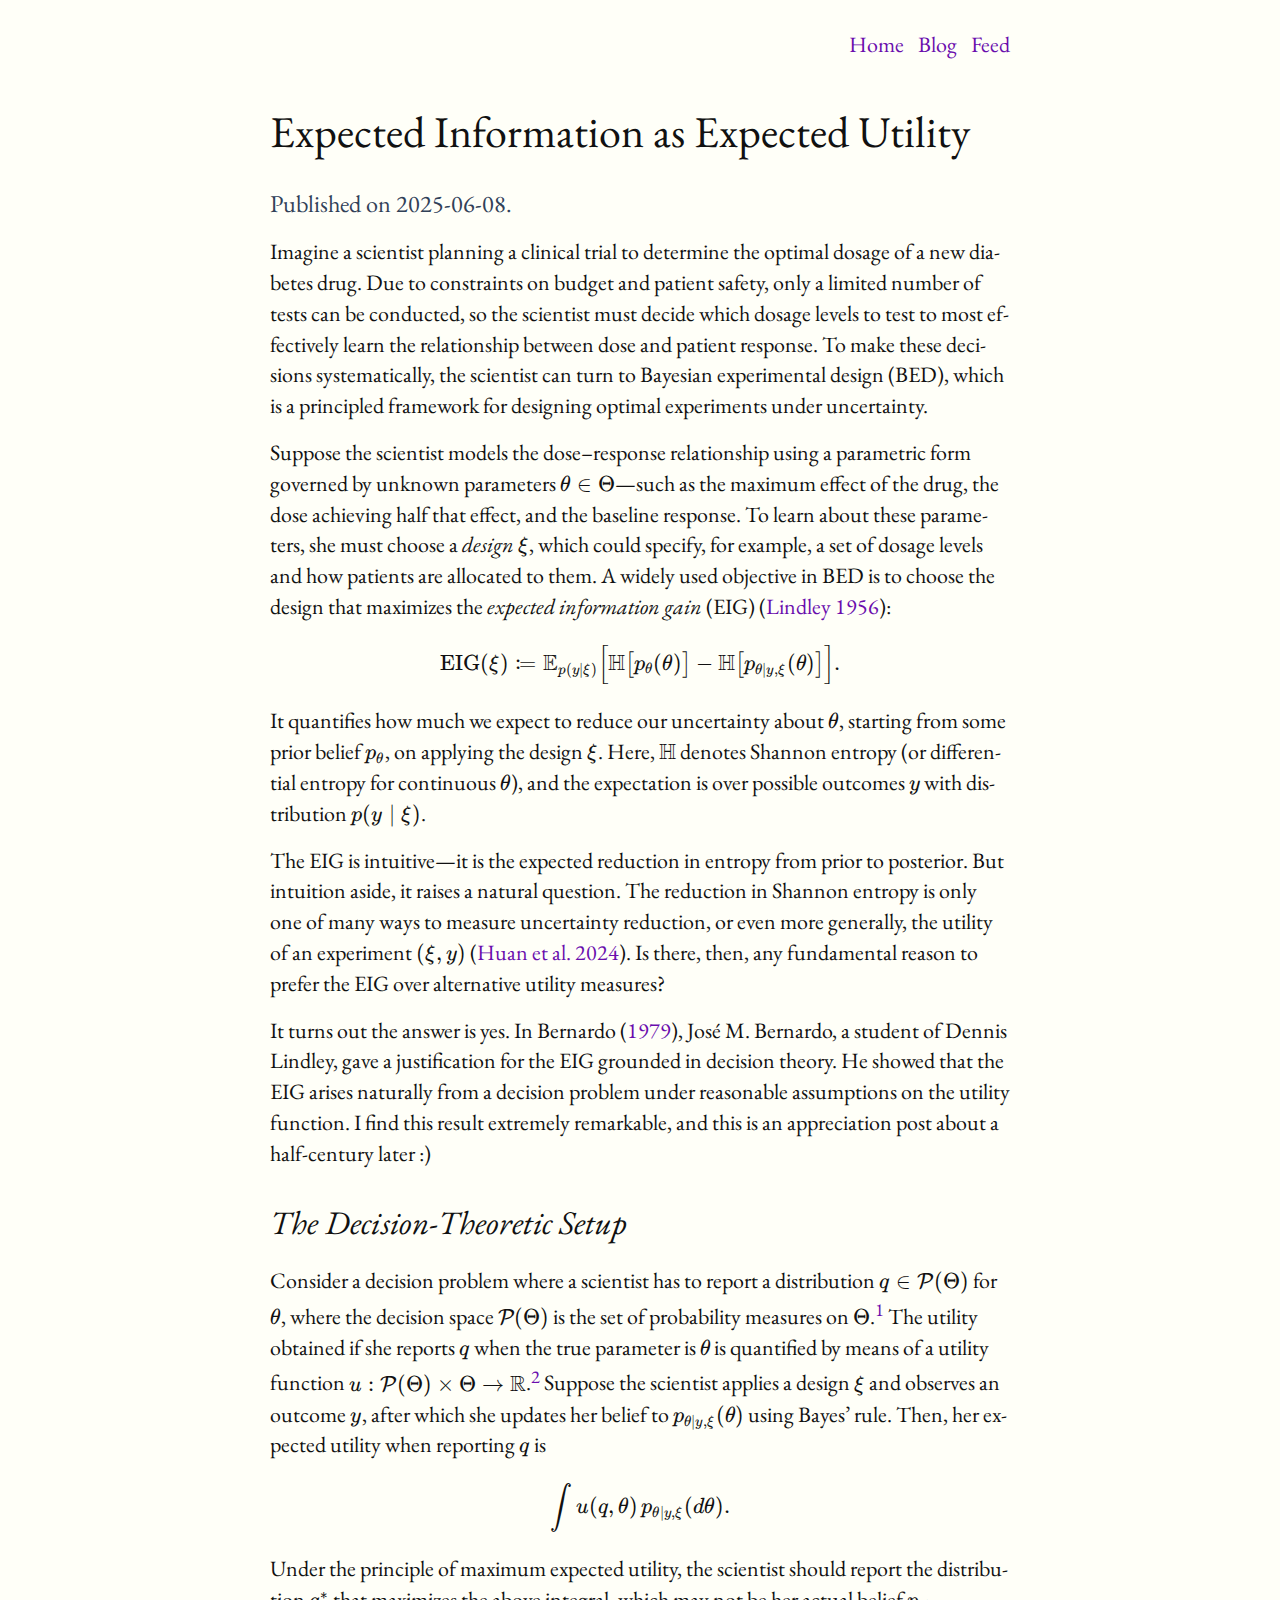
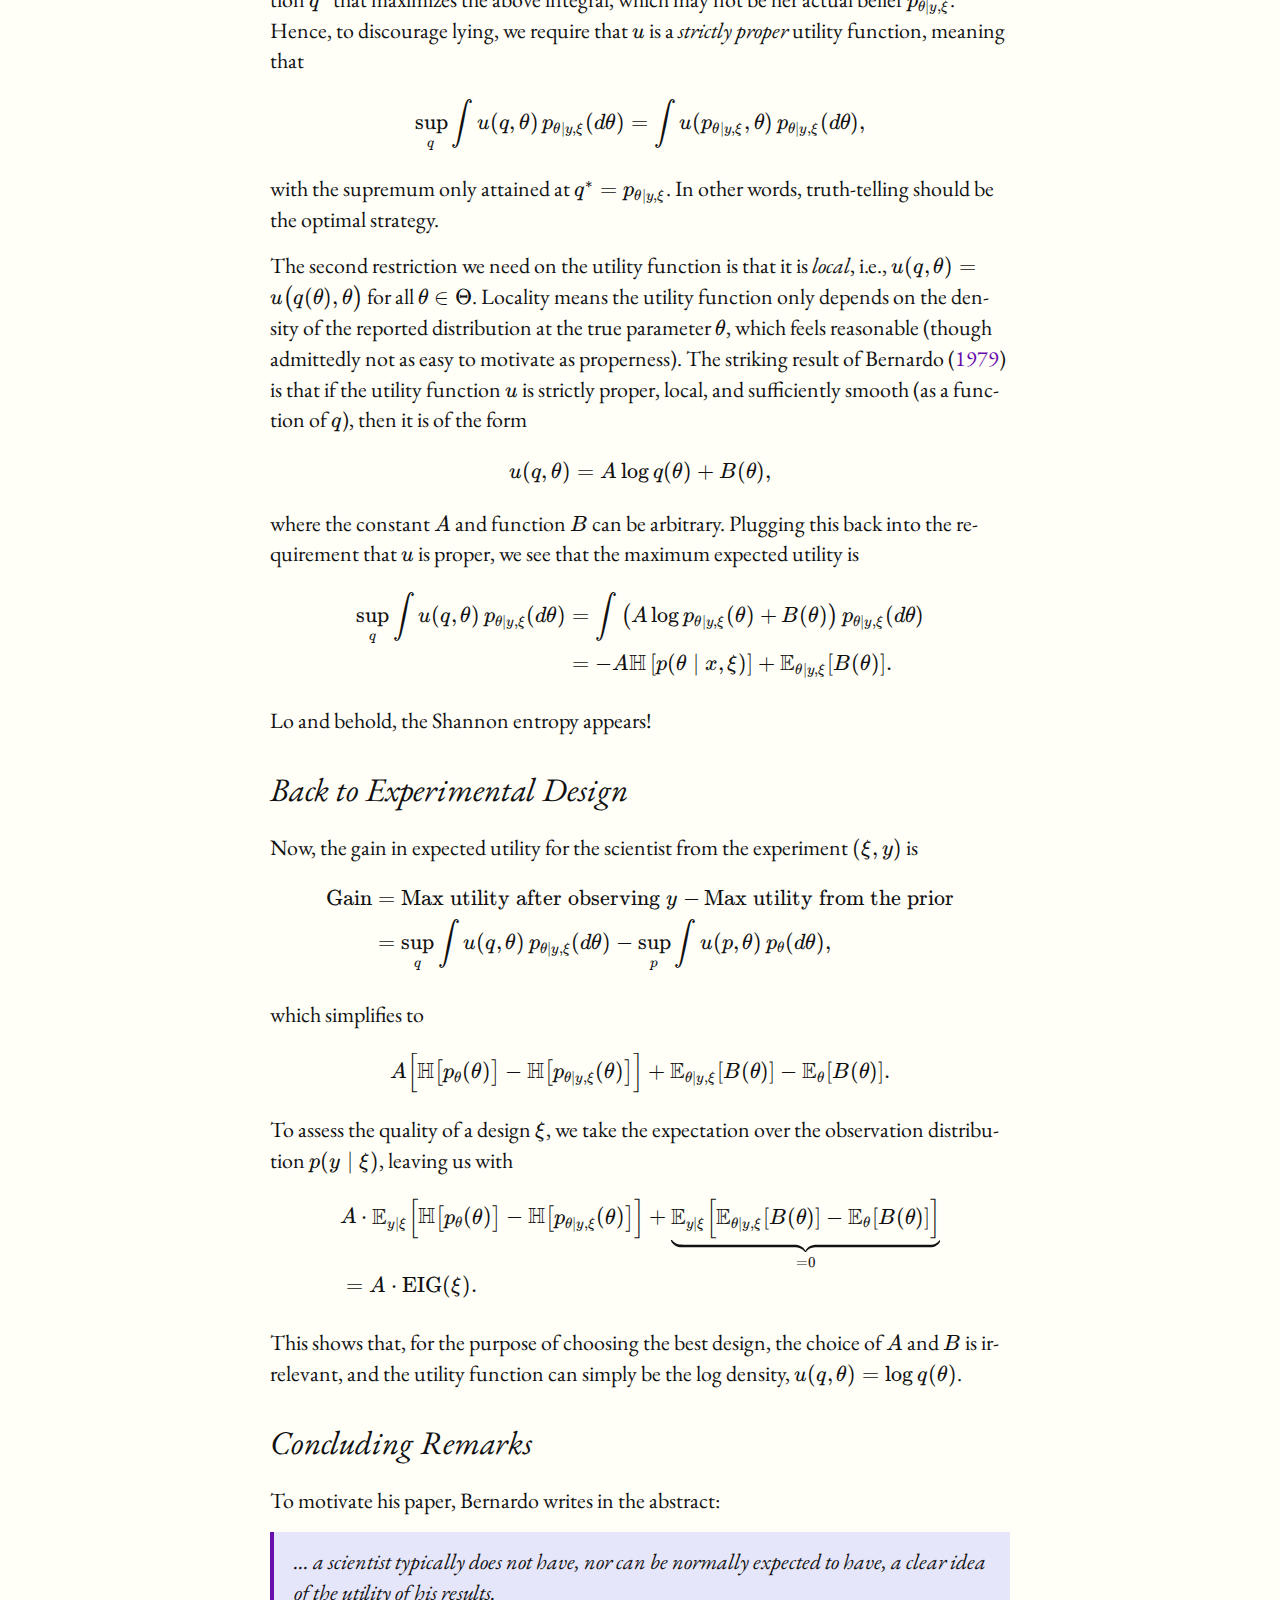
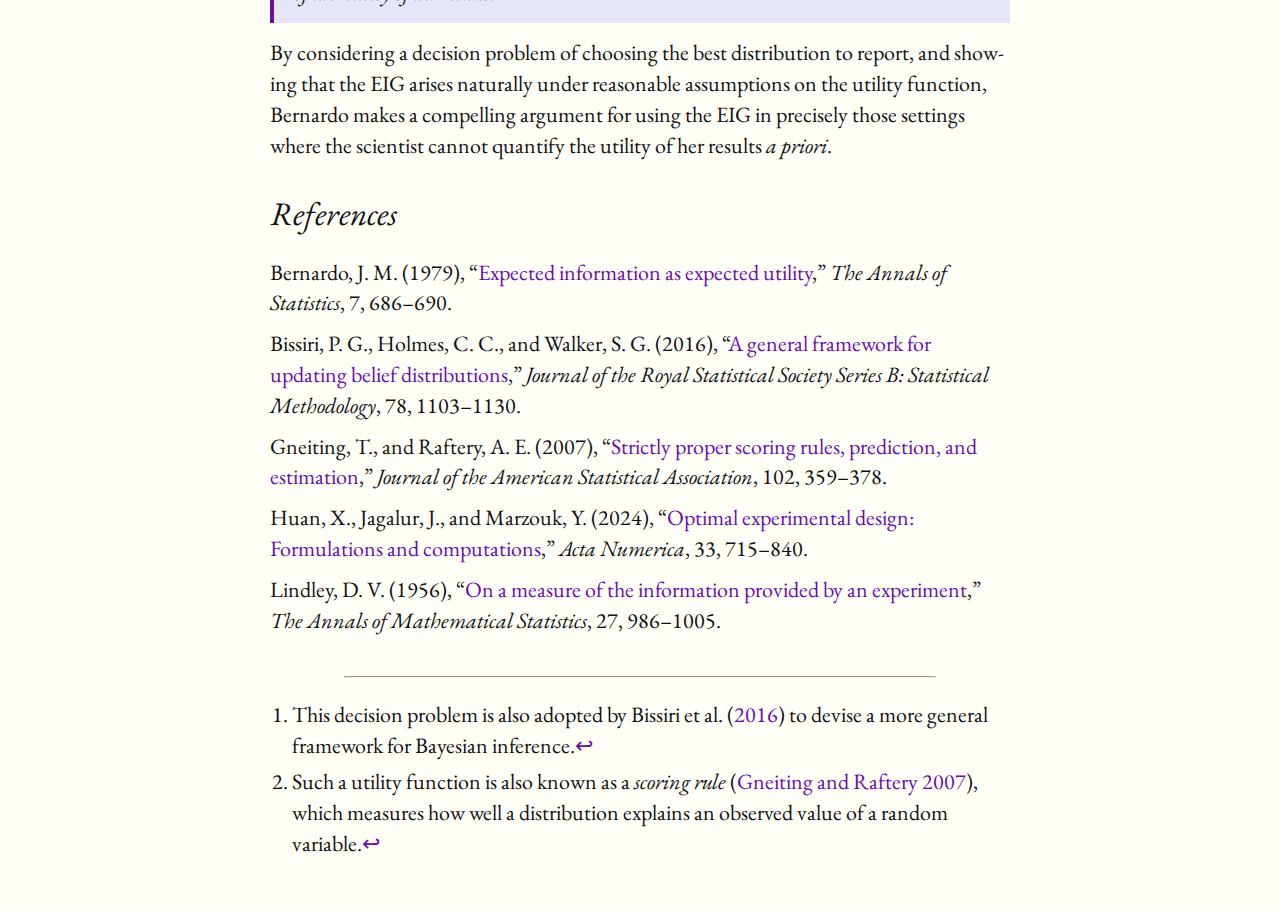
<file: docs/posts/expected-information-as-expected-utility.html>
<!doctype html>
<html lang="en-US">
  <head>
    <meta charset="utf-8">
    <meta name="viewport" content="width=device-width, initial-scale=1">

    <link rel="stylesheet" href="../styles/katex.css" />
    <link rel="stylesheet" href="../styles/syntax.css" />
    <link rel="stylesheet" href="../styles/main.css" />
    <link rel="shortcut icon" type="image/png" href="../images/favicon.ico" />

    <link rel="preconnect" href="https://fonts.googleapis.com">
    <link rel="preconnect" href="https://fonts.gstatic.com" crossorigin>
    <link href="https://fonts.googleapis.com/css2?family=EB+Garamond:ital,wght@0,400..800;1,400..800&display=swap" rel="stylesheet">

    <title>Expected Information as Expected Utility</title>
    <meta name="description" content="I discuss the article of the same name by José M. Bernardo from 1979, which shows that the expected information gain, a popular metric used in Bayesian experimental design, is itself a solution to a maximum expected utility problem under some assumptions on the utility function." />

    <!-- Meta tags for social media -->
    <meta property="og:title" content="Expected Information as Expected Utility" />
    <meta property="og:description" content="I discuss the article of the same name by José M. Bernardo from 1979, which shows that the expected information gain, a popular metric used in Bayesian experimental design, is itself a solution to a maximum expected utility problem under some assumptions on the utility function." />
    <meta property="og:site_name" content="Sahel Iqbal" />
    
    <meta property="og:image" content="https://sahel13.github.io/images/site_image.png" />
    
    <meta name="twitter:card" content="summary" />
    <!--
    Check if the `date` field is present in the metadata to determine if the page is
    a post or not.  A bit of a hack, but it works.
    -->
    
    <meta property="og:type" content="article" />
    <meta property="og:url" content="https://sahel13.github.io/posts/expected-information-as-expected-utility.html" />
    
  </head>
  <body>
    <header>
      <nav>
        <a href="../">Home</a>
        <a href="../blog.html">Blog</a>
        <a href="../atom.xml">Feed</a>
      </nav>
    </header>
    <main role="main">
      <article>
    <h1>Expected Information as Expected Utility</h1>
    <p class="post-subheading">Published on 2025-06-08.</p>
    <p>Imagine a scientist planning a clinical trial to determine the optimal dosage of a new diabetes
drug. Due to constraints on budget and patient safety, only a limited number of tests can be
conducted, so the scientist must decide which dosage levels to test to most
effectively learn the relationship between dose and patient response. To make
these decisions systematically, the scientist can turn to Bayesian experimental
design (BED), which is a principled framework for designing optimal
experiments under uncertainty.</p>
<p>Suppose the scientist models the dose–response relationship using a
parametric form governed by unknown parameters <span class="katex"><span class="katex-mathml"><math xmlns="http://www.w3.org/1998/Math/MathML"><semantics><mrow><mi>θ</mi><mo>∈</mo><mi mathvariant="normal">Θ</mi></mrow><annotation encoding="application/x-tex">\theta \in \Theta</annotation></semantics></math></span><span class="katex-html" aria-hidden="true"><span class="base"><span class="strut" style="height:0.7335em;vertical-align:-0.0391em;"></span><span class="mord mathnormal" style="margin-right:0.02778em;">θ</span><span class="mspace" style="margin-right:0.2778em;"></span><span class="mrel">∈</span><span class="mspace" style="margin-right:0.2778em;"></span></span><span class="base"><span class="strut" style="height:0.6833em;"></span><span class="mord">Θ</span></span></span></span>—such as the
maximum effect of the drug, the dose achieving half that effect, and the
baseline response. To learn about these parameters, she must choose a <em>design</em> <span class="katex"><span class="katex-mathml"><math xmlns="http://www.w3.org/1998/Math/MathML"><semantics><mrow><mi>ξ</mi></mrow><annotation encoding="application/x-tex">\xi</annotation></semantics></math></span><span class="katex-html" aria-hidden="true"><span class="base"><span class="strut" style="height:0.8889em;vertical-align:-0.1944em;"></span><span class="mord mathnormal" style="margin-right:0.04601em;">ξ</span></span></span></span>, which could
specify, for example, a set of dosage levels and how patients are allocated to them.
A widely used objective in BED is to choose the design that maximizes the <em>expected
information gain</em> (EIG) <span class="citation" data-cites="lindley1956measure">(<a href="#ref-lindley1956measure" role="doc-biblioref">Lindley 1956</a>)</span>:</p>
<p><span class="katex-display"><span class="katex"><span class="katex-mathml"><math xmlns="http://www.w3.org/1998/Math/MathML" display="block"><semantics><mrow><mrow><mi mathvariant="normal">E</mi><mi mathvariant="normal">I</mi><mi mathvariant="normal">G</mi></mrow><mo stretchy="false">(</mo><mi>ξ</mi><mo stretchy="false">)</mo><mo><mi mathvariant="normal">≔</mi></mo><msub><mi mathvariant="double-struck">E</mi><mrow><mi>p</mi><mo stretchy="false">(</mo><mi>y</mi><mo>∣</mo><mi>ξ</mi><mo stretchy="false">)</mo></mrow></msub><mo fence="true" stretchy="true" minsize="1.8em" maxsize="1.8em">[</mo><mi mathvariant="double-struck">H</mi><mo fence="true" stretchy="true" minsize="1.2em" maxsize="1.2em">[</mo><msub><mi>p</mi><mi>θ</mi></msub><mo stretchy="false">(</mo><mi>θ</mi><mo stretchy="false">)</mo><mo fence="true" stretchy="true" minsize="1.2em" maxsize="1.2em">]</mo><mo>−</mo><mi mathvariant="double-struck">H</mi><mo fence="true" stretchy="true" minsize="1.2em" maxsize="1.2em">[</mo><msub><mi>p</mi><mrow><mi>θ</mi><mo>∣</mo><mi>y</mi><mo separator="true">,</mo><mi>ξ</mi></mrow></msub><mo stretchy="false">(</mo><mi>θ</mi><mo stretchy="false">)</mo><mo fence="true" stretchy="true" minsize="1.2em" maxsize="1.2em">]</mo><mo fence="true" stretchy="true" minsize="1.8em" maxsize="1.8em">]</mo><mi mathvariant="normal">.</mi></mrow><annotation encoding="application/x-tex">\mathrm{EIG}(\xi) \coloneqq \mathbb{E}_{p(y \mid \xi)} \Bigl[ \mathbb{H} \bigl[ p_{\theta}(\theta) \bigr] - \mathbb{H} \bigl[ p_{\theta \mid y, \xi}(\theta) \bigr] \Bigr].</annotation></semantics></math></span><span class="katex-html" aria-hidden="true"><span class="base"><span class="strut" style="height:1em;vertical-align:-0.25em;"></span><span class="mord"><span class="mord mathrm">EIG</span></span><span class="mopen">(</span><span class="mord mathnormal" style="margin-right:0.04601em;">ξ</span><span class="mclose">)</span><span class="mspace" style="margin-right:0.2778em;"></span><span class="mrel"><span class="mrel"><span class="mop" style="position:relative;top:-0.0347em;">:</span></span><span class="mrel"><span class="mspace" style="margin-right:-0.0667em;"></span></span><span class="mrel">=</span></span><span class="mspace" style="margin-right:0.2778em;"></span></span><span class="base"><span class="strut" style="height:1.8em;vertical-align:-0.65em;"></span><span class="mord"><span class="mord mathbb">E</span><span class="msupsub"><span class="vlist-t vlist-t2"><span class="vlist-r"><span class="vlist" style="height:0.3448em;"><span style="top:-2.5198em;margin-left:0em;margin-right:0.05em;"><span class="pstrut" style="height:2.7em;"></span><span class="sizing reset-size6 size3 mtight"><span class="mord mtight"><span class="mord mathnormal mtight">p</span><span class="mopen mtight">(</span><span class="mord mathnormal mtight" style="margin-right:0.03588em;">y</span><span class="mrel mtight">∣</span><span class="mord mathnormal mtight" style="margin-right:0.04601em;">ξ</span><span class="mclose mtight">)</span></span></span></span></span><span class="vlist-s">​</span></span><span class="vlist-r"><span class="vlist" style="height:0.3552em;"><span></span></span></span></span></span></span><span class="mopen"><span class="delimsizing size2">[</span></span><span class="mord mathbb">H</span><span class="mopen"><span class="delimsizing size1">[</span></span><span class="mord"><span class="mord mathnormal">p</span><span class="msupsub"><span class="vlist-t vlist-t2"><span class="vlist-r"><span class="vlist" style="height:0.3361em;"><span style="top:-2.55em;margin-left:0em;margin-right:0.05em;"><span class="pstrut" style="height:2.7em;"></span><span class="sizing reset-size6 size3 mtight"><span class="mord mtight"><span class="mord mathnormal mtight" style="margin-right:0.02778em;">θ</span></span></span></span></span><span class="vlist-s">​</span></span><span class="vlist-r"><span class="vlist" style="height:0.15em;"><span></span></span></span></span></span></span><span class="mopen">(</span><span class="mord mathnormal" style="margin-right:0.02778em;">θ</span><span class="mclose">)</span><span class="mclose"><span class="delimsizing size1">]</span></span><span class="mspace" style="margin-right:0.2222em;"></span><span class="mbin">−</span><span class="mspace" style="margin-right:0.2222em;"></span></span><span class="base"><span class="strut" style="height:1.8em;vertical-align:-0.65em;"></span><span class="mord mathbb">H</span><span class="mopen"><span class="delimsizing size1">[</span></span><span class="mord"><span class="mord mathnormal">p</span><span class="msupsub"><span class="vlist-t vlist-t2"><span class="vlist-r"><span class="vlist" style="height:0.3448em;"><span style="top:-2.5198em;margin-left:0em;margin-right:0.05em;"><span class="pstrut" style="height:2.7em;"></span><span class="sizing reset-size6 size3 mtight"><span class="mord mtight"><span class="mord mathnormal mtight" style="margin-right:0.02778em;">θ</span><span class="mrel mtight">∣</span><span class="mord mathnormal mtight" style="margin-right:0.03588em;">y</span><span class="mpunct mtight">,</span><span class="mord mathnormal mtight" style="margin-right:0.04601em;">ξ</span></span></span></span></span><span class="vlist-s">​</span></span><span class="vlist-r"><span class="vlist" style="height:0.3552em;"><span></span></span></span></span></span></span><span class="mopen">(</span><span class="mord mathnormal" style="margin-right:0.02778em;">θ</span><span class="mclose">)</span><span class="mclose"><span class="delimsizing size1">]</span></span><span class="mclose"><span class="delimsizing size2">]</span></span><span class="mord">.</span></span></span></span></span></p>
<p>It quantifies how much we expect to reduce our uncertainty about <span class="katex"><span class="katex-mathml"><math xmlns="http://www.w3.org/1998/Math/MathML"><semantics><mrow><mi>θ</mi></mrow><annotation encoding="application/x-tex">\theta</annotation></semantics></math></span><span class="katex-html" aria-hidden="true"><span class="base"><span class="strut" style="height:0.6944em;"></span><span class="mord mathnormal" style="margin-right:0.02778em;">θ</span></span></span></span>, starting from some
prior belief <span class="katex"><span class="katex-mathml"><math xmlns="http://www.w3.org/1998/Math/MathML"><semantics><mrow><msub><mi>p</mi><mi>θ</mi></msub></mrow><annotation encoding="application/x-tex">p_{\theta}</annotation></semantics></math></span><span class="katex-html" aria-hidden="true"><span class="base"><span class="strut" style="height:0.625em;vertical-align:-0.1944em;"></span><span class="mord"><span class="mord mathnormal">p</span><span class="msupsub"><span class="vlist-t vlist-t2"><span class="vlist-r"><span class="vlist" style="height:0.3361em;"><span style="top:-2.55em;margin-left:0em;margin-right:0.05em;"><span class="pstrut" style="height:2.7em;"></span><span class="sizing reset-size6 size3 mtight"><span class="mord mtight"><span class="mord mathnormal mtight" style="margin-right:0.02778em;">θ</span></span></span></span></span><span class="vlist-s">​</span></span><span class="vlist-r"><span class="vlist" style="height:0.15em;"><span></span></span></span></span></span></span></span></span></span>, on applying the design <span class="katex"><span class="katex-mathml"><math xmlns="http://www.w3.org/1998/Math/MathML"><semantics><mrow><mi>ξ</mi></mrow><annotation encoding="application/x-tex">\xi</annotation></semantics></math></span><span class="katex-html" aria-hidden="true"><span class="base"><span class="strut" style="height:0.8889em;vertical-align:-0.1944em;"></span><span class="mord mathnormal" style="margin-right:0.04601em;">ξ</span></span></span></span>. Here, <span class="katex"><span class="katex-mathml"><math xmlns="http://www.w3.org/1998/Math/MathML"><semantics><mrow><mi mathvariant="double-struck">H</mi></mrow><annotation encoding="application/x-tex">\mathbb{H}</annotation></semantics></math></span><span class="katex-html" aria-hidden="true"><span class="base"><span class="strut" style="height:0.6889em;"></span><span class="mord mathbb">H</span></span></span></span> denotes Shannon entropy
(or differential entropy for continuous <span class="katex"><span class="katex-mathml"><math xmlns="http://www.w3.org/1998/Math/MathML"><semantics><mrow><mi>θ</mi></mrow><annotation encoding="application/x-tex">\theta</annotation></semantics></math></span><span class="katex-html" aria-hidden="true"><span class="base"><span class="strut" style="height:0.6944em;"></span><span class="mord mathnormal" style="margin-right:0.02778em;">θ</span></span></span></span>), and the expectation is over possible outcomes <span class="katex"><span class="katex-mathml"><math xmlns="http://www.w3.org/1998/Math/MathML"><semantics><mrow><mi>y</mi></mrow><annotation encoding="application/x-tex">y</annotation></semantics></math></span><span class="katex-html" aria-hidden="true"><span class="base"><span class="strut" style="height:0.625em;vertical-align:-0.1944em;"></span><span class="mord mathnormal" style="margin-right:0.03588em;">y</span></span></span></span>
with distribution <span class="katex"><span class="katex-mathml"><math xmlns="http://www.w3.org/1998/Math/MathML"><semantics><mrow><mi>p</mi><mo stretchy="false">(</mo><mi>y</mi><mo>∣</mo><mi>ξ</mi><mo stretchy="false">)</mo></mrow><annotation encoding="application/x-tex">p(y \mid \xi)</annotation></semantics></math></span><span class="katex-html" aria-hidden="true"><span class="base"><span class="strut" style="height:1em;vertical-align:-0.25em;"></span><span class="mord mathnormal">p</span><span class="mopen">(</span><span class="mord mathnormal" style="margin-right:0.03588em;">y</span><span class="mspace" style="margin-right:0.2778em;"></span><span class="mrel">∣</span><span class="mspace" style="margin-right:0.2778em;"></span></span><span class="base"><span class="strut" style="height:1em;vertical-align:-0.25em;"></span><span class="mord mathnormal" style="margin-right:0.04601em;">ξ</span><span class="mclose">)</span></span></span></span>.</p>
<p>The EIG is intuitive—it is the expected reduction in entropy from prior to posterior. But
intuition aside, it raises a natural question. The reduction in Shannon entropy is only one of many
ways to measure uncertainty reduction, or even more generally, the utility of an experiment <span class="katex"><span class="katex-mathml"><math xmlns="http://www.w3.org/1998/Math/MathML"><semantics><mrow><mo stretchy="false">(</mo><mi>ξ</mi><mo separator="true">,</mo><mi>y</mi><mo stretchy="false">)</mo></mrow><annotation encoding="application/x-tex">(\xi, y)</annotation></semantics></math></span><span class="katex-html" aria-hidden="true"><span class="base"><span class="strut" style="height:1em;vertical-align:-0.25em;"></span><span class="mopen">(</span><span class="mord mathnormal" style="margin-right:0.04601em;">ξ</span><span class="mpunct">,</span><span class="mspace" style="margin-right:0.1667em;"></span><span class="mord mathnormal" style="margin-right:0.03588em;">y</span><span class="mclose">)</span></span></span></span> <span class="citation" data-cites="huan2024optimal">(<a href="#ref-huan2024optimal" role="doc-biblioref">Huan et al. 2024</a>)</span>. Is there, then, any fundamental reason to prefer the EIG over alternative
utility measures?</p>
<p>It turns out the answer is yes. In <span class="citation" data-cites="bernardo1979expected">Bernardo (<a href="#ref-bernardo1979expected" role="doc-biblioref">1979</a>)</span>, José M. Bernardo, a student of Dennis
Lindley, gave a justification for the EIG grounded in decision theory. He showed
that the EIG arises naturally from a decision problem under reasonable
assumptions on the utility function. I find this result extremely remarkable,
and this is an appreciation post about a half-century later :)</p>
<h2 id="the-decision-theoretic-setup">The Decision-Theoretic Setup</h2>
<p>Consider a decision problem where a scientist has to report a distribution <span class="katex"><span class="katex-mathml"><math xmlns="http://www.w3.org/1998/Math/MathML"><semantics><mrow><mi>q</mi><mo>∈</mo><mi mathvariant="script">P</mi><mo stretchy="false">(</mo><mi mathvariant="normal">Θ</mi><mo stretchy="false">)</mo></mrow><annotation encoding="application/x-tex">q \in \mathcal{P}(\Theta)</annotation></semantics></math></span><span class="katex-html" aria-hidden="true"><span class="base"><span class="strut" style="height:0.7335em;vertical-align:-0.1944em;"></span><span class="mord mathnormal" style="margin-right:0.03588em;">q</span><span class="mspace" style="margin-right:0.2778em;"></span><span class="mrel">∈</span><span class="mspace" style="margin-right:0.2778em;"></span></span><span class="base"><span class="strut" style="height:1em;vertical-align:-0.25em;"></span><span class="mord mathcal" style="margin-right:0.08222em;">P</span><span class="mopen">(</span><span class="mord">Θ</span><span class="mclose">)</span></span></span></span> for <span class="katex"><span class="katex-mathml"><math xmlns="http://www.w3.org/1998/Math/MathML"><semantics><mrow><mi>θ</mi></mrow><annotation encoding="application/x-tex">\theta</annotation></semantics></math></span><span class="katex-html" aria-hidden="true"><span class="base"><span class="strut" style="height:0.6944em;"></span><span class="mord mathnormal" style="margin-right:0.02778em;">θ</span></span></span></span>, where the decision space <span class="katex"><span class="katex-mathml"><math xmlns="http://www.w3.org/1998/Math/MathML"><semantics><mrow><mi mathvariant="script">P</mi><mo stretchy="false">(</mo><mi mathvariant="normal">Θ</mi><mo stretchy="false">)</mo></mrow><annotation encoding="application/x-tex">\mathcal{P}(\Theta)</annotation></semantics></math></span><span class="katex-html" aria-hidden="true"><span class="base"><span class="strut" style="height:1em;vertical-align:-0.25em;"></span><span class="mord mathcal" style="margin-right:0.08222em;">P</span><span class="mopen">(</span><span class="mord">Θ</span><span class="mclose">)</span></span></span></span> is the set of
probability measures on <span class="katex"><span class="katex-mathml"><math xmlns="http://www.w3.org/1998/Math/MathML"><semantics><mrow><mi mathvariant="normal">Θ</mi></mrow><annotation encoding="application/x-tex">\Theta</annotation></semantics></math></span><span class="katex-html" aria-hidden="true"><span class="base"><span class="strut" style="height:0.6833em;"></span><span class="mord">Θ</span></span></span></span>.<a href="#fn1" class="footnote-ref" id="fnref1" role="doc-noteref"><sup>1</sup></a> The utility obtained if she reports <span class="katex"><span class="katex-mathml"><math xmlns="http://www.w3.org/1998/Math/MathML"><semantics><mrow><mi>q</mi></mrow><annotation encoding="application/x-tex">q</annotation></semantics></math></span><span class="katex-html" aria-hidden="true"><span class="base"><span class="strut" style="height:0.625em;vertical-align:-0.1944em;"></span><span class="mord mathnormal" style="margin-right:0.03588em;">q</span></span></span></span> when
the true parameter is <span class="katex"><span class="katex-mathml"><math xmlns="http://www.w3.org/1998/Math/MathML"><semantics><mrow><mi>θ</mi></mrow><annotation encoding="application/x-tex">\theta</annotation></semantics></math></span><span class="katex-html" aria-hidden="true"><span class="base"><span class="strut" style="height:0.6944em;"></span><span class="mord mathnormal" style="margin-right:0.02778em;">θ</span></span></span></span> is quantified by means of a utility function <span class="katex"><span class="katex-mathml"><math xmlns="http://www.w3.org/1998/Math/MathML"><semantics><mrow><mi>u</mi><mo>:</mo><mi mathvariant="script">P</mi><mo stretchy="false">(</mo><mi mathvariant="normal">Θ</mi><mo stretchy="false">)</mo><mo>×</mo><mi mathvariant="normal">Θ</mi><mo>→</mo><mi mathvariant="double-struck">R</mi></mrow><annotation encoding="application/x-tex">u:\mathcal{P}(\Theta) \times \Theta \to \mathbb{R}</annotation></semantics></math></span><span class="katex-html" aria-hidden="true"><span class="base"><span class="strut" style="height:0.4306em;"></span><span class="mord mathnormal">u</span><span class="mspace" style="margin-right:0.2778em;"></span><span class="mrel">:</span><span class="mspace" style="margin-right:0.2778em;"></span></span><span class="base"><span class="strut" style="height:1em;vertical-align:-0.25em;"></span><span class="mord mathcal" style="margin-right:0.08222em;">P</span><span class="mopen">(</span><span class="mord">Θ</span><span class="mclose">)</span><span class="mspace" style="margin-right:0.2222em;"></span><span class="mbin">×</span><span class="mspace" style="margin-right:0.2222em;"></span></span><span class="base"><span class="strut" style="height:0.6833em;"></span><span class="mord">Θ</span><span class="mspace" style="margin-right:0.2778em;"></span><span class="mrel">→</span><span class="mspace" style="margin-right:0.2778em;"></span></span><span class="base"><span class="strut" style="height:0.6889em;"></span><span class="mord mathbb">R</span></span></span></span>.<a href="#fn2" class="footnote-ref" id="fnref2" role="doc-noteref"><sup>2</sup></a> Suppose the scientist applies a design <span class="katex"><span class="katex-mathml"><math xmlns="http://www.w3.org/1998/Math/MathML"><semantics><mrow><mi>ξ</mi></mrow><annotation encoding="application/x-tex">\xi</annotation></semantics></math></span><span class="katex-html" aria-hidden="true"><span class="base"><span class="strut" style="height:0.8889em;vertical-align:-0.1944em;"></span><span class="mord mathnormal" style="margin-right:0.04601em;">ξ</span></span></span></span> and
observes an outcome <span class="katex"><span class="katex-mathml"><math xmlns="http://www.w3.org/1998/Math/MathML"><semantics><mrow><mi>y</mi></mrow><annotation encoding="application/x-tex">y</annotation></semantics></math></span><span class="katex-html" aria-hidden="true"><span class="base"><span class="strut" style="height:0.625em;vertical-align:-0.1944em;"></span><span class="mord mathnormal" style="margin-right:0.03588em;">y</span></span></span></span>, after which she updates her belief to <span class="katex"><span class="katex-mathml"><math xmlns="http://www.w3.org/1998/Math/MathML"><semantics><mrow><msub><mi>p</mi><mrow><mi>θ</mi><mo>∣</mo><mi>y</mi><mo separator="true">,</mo><mi>ξ</mi></mrow></msub><mo stretchy="false">(</mo><mi>θ</mi><mo stretchy="false">)</mo></mrow><annotation encoding="application/x-tex">p_{\theta \mid y, \xi}(\theta)</annotation></semantics></math></span><span class="katex-html" aria-hidden="true"><span class="base"><span class="strut" style="height:1.1052em;vertical-align:-0.3552em;"></span><span class="mord"><span class="mord mathnormal">p</span><span class="msupsub"><span class="vlist-t vlist-t2"><span class="vlist-r"><span class="vlist" style="height:0.3448em;"><span style="top:-2.5198em;margin-left:0em;margin-right:0.05em;"><span class="pstrut" style="height:2.7em;"></span><span class="sizing reset-size6 size3 mtight"><span class="mord mtight"><span class="mord mathnormal mtight" style="margin-right:0.02778em;">θ</span><span class="mrel mtight">∣</span><span class="mord mathnormal mtight" style="margin-right:0.03588em;">y</span><span class="mpunct mtight">,</span><span class="mord mathnormal mtight" style="margin-right:0.04601em;">ξ</span></span></span></span></span><span class="vlist-s">​</span></span><span class="vlist-r"><span class="vlist" style="height:0.3552em;"><span></span></span></span></span></span></span><span class="mopen">(</span><span class="mord mathnormal" style="margin-right:0.02778em;">θ</span><span class="mclose">)</span></span></span></span>
using Bayes’ rule. Then, her expected utility when reporting <span class="katex"><span class="katex-mathml"><math xmlns="http://www.w3.org/1998/Math/MathML"><semantics><mrow><mi>q</mi></mrow><annotation encoding="application/x-tex">q</annotation></semantics></math></span><span class="katex-html" aria-hidden="true"><span class="base"><span class="strut" style="height:0.625em;vertical-align:-0.1944em;"></span><span class="mord mathnormal" style="margin-right:0.03588em;">q</span></span></span></span> is</p>
<p><span class="katex-display"><span class="katex"><span class="katex-mathml"><math xmlns="http://www.w3.org/1998/Math/MathML" display="block"><semantics><mrow><mo>∫</mo><mi>u</mi><mo stretchy="false">(</mo><mi>q</mi><mo separator="true">,</mo><mi>θ</mi><mo stretchy="false">)</mo><mtext> </mtext><msub><mi>p</mi><mrow><mi>θ</mi><mo>∣</mo><mi>y</mi><mo separator="true">,</mo><mi>ξ</mi></mrow></msub><mo stretchy="false">(</mo><mi>d</mi><mi>θ</mi><mo stretchy="false">)</mo><mi mathvariant="normal">.</mi></mrow><annotation encoding="application/x-tex">\int u(q, \theta) \, p_{\theta \mid y, \xi}(d\theta).</annotation></semantics></math></span><span class="katex-html" aria-hidden="true"><span class="base"><span class="strut" style="height:2.2222em;vertical-align:-0.8622em;"></span><span class="mop op-symbol large-op" style="margin-right:0.44445em;position:relative;top:-0.0011em;">∫</span><span class="mspace" style="margin-right:0.1667em;"></span><span class="mord mathnormal">u</span><span class="mopen">(</span><span class="mord mathnormal" style="margin-right:0.03588em;">q</span><span class="mpunct">,</span><span class="mspace" style="margin-right:0.1667em;"></span><span class="mord mathnormal" style="margin-right:0.02778em;">θ</span><span class="mclose">)</span><span class="mspace" style="margin-right:0.1667em;"></span><span class="mord"><span class="mord mathnormal">p</span><span class="msupsub"><span class="vlist-t vlist-t2"><span class="vlist-r"><span class="vlist" style="height:0.3448em;"><span style="top:-2.5198em;margin-left:0em;margin-right:0.05em;"><span class="pstrut" style="height:2.7em;"></span><span class="sizing reset-size6 size3 mtight"><span class="mord mtight"><span class="mord mathnormal mtight" style="margin-right:0.02778em;">θ</span><span class="mrel mtight">∣</span><span class="mord mathnormal mtight" style="margin-right:0.03588em;">y</span><span class="mpunct mtight">,</span><span class="mord mathnormal mtight" style="margin-right:0.04601em;">ξ</span></span></span></span></span><span class="vlist-s">​</span></span><span class="vlist-r"><span class="vlist" style="height:0.3552em;"><span></span></span></span></span></span></span><span class="mopen">(</span><span class="mord mathnormal">d</span><span class="mord mathnormal" style="margin-right:0.02778em;">θ</span><span class="mclose">)</span><span class="mord">.</span></span></span></span></span></p>
<p>Under the principle of maximum expected utility, the scientist should report the distribution
<span class="katex"><span class="katex-mathml"><math xmlns="http://www.w3.org/1998/Math/MathML"><semantics><mrow><msup><mi>q</mi><mo lspace="0em" rspace="0em">∗</mo></msup></mrow><annotation encoding="application/x-tex">q^{*}</annotation></semantics></math></span><span class="katex-html" aria-hidden="true"><span class="base"><span class="strut" style="height:0.8831em;vertical-align:-0.1944em;"></span><span class="mord"><span class="mord mathnormal" style="margin-right:0.03588em;">q</span><span class="msupsub"><span class="vlist-t"><span class="vlist-r"><span class="vlist" style="height:0.6887em;"><span style="top:-3.063em;margin-right:0.05em;"><span class="pstrut" style="height:2.7em;"></span><span class="sizing reset-size6 size3 mtight"><span class="mord mtight"><span class="mord mtight">∗</span></span></span></span></span></span></span></span></span></span></span></span> that maximizes the above integral, which may not be her actual belief <span class="katex"><span class="katex-mathml"><math xmlns="http://www.w3.org/1998/Math/MathML"><semantics><mrow><msub><mi>p</mi><mrow><mi>θ</mi><mo>∣</mo><mi>y</mi><mo separator="true">,</mo><mi>ξ</mi></mrow></msub></mrow><annotation encoding="application/x-tex">p_{\theta \mid y, \xi}</annotation></semantics></math></span><span class="katex-html" aria-hidden="true"><span class="base"><span class="strut" style="height:0.7858em;vertical-align:-0.3552em;"></span><span class="mord"><span class="mord mathnormal">p</span><span class="msupsub"><span class="vlist-t vlist-t2"><span class="vlist-r"><span class="vlist" style="height:0.3448em;"><span style="top:-2.5198em;margin-left:0em;margin-right:0.05em;"><span class="pstrut" style="height:2.7em;"></span><span class="sizing reset-size6 size3 mtight"><span class="mord mtight"><span class="mord mathnormal mtight" style="margin-right:0.02778em;">θ</span><span class="mrel mtight">∣</span><span class="mord mathnormal mtight" style="margin-right:0.03588em;">y</span><span class="mpunct mtight">,</span><span class="mord mathnormal mtight" style="margin-right:0.04601em;">ξ</span></span></span></span></span><span class="vlist-s">​</span></span><span class="vlist-r"><span class="vlist" style="height:0.3552em;"><span></span></span></span></span></span></span></span></span></span>. Hence, to discourage lying, we require that <span class="katex"><span class="katex-mathml"><math xmlns="http://www.w3.org/1998/Math/MathML"><semantics><mrow><mi>u</mi></mrow><annotation encoding="application/x-tex">u</annotation></semantics></math></span><span class="katex-html" aria-hidden="true"><span class="base"><span class="strut" style="height:0.4306em;"></span><span class="mord mathnormal">u</span></span></span></span> is a <em>strictly proper</em> utility function,
meaning that</p>
<p><span class="katex-display"><span class="katex"><span class="katex-mathml"><math xmlns="http://www.w3.org/1998/Math/MathML" display="block"><semantics><mrow><munder><mrow><mi>sup</mi><mo>⁡</mo></mrow><mi>q</mi></munder><mo>∫</mo><mi>u</mi><mo stretchy="false">(</mo><mi>q</mi><mo separator="true">,</mo><mi>θ</mi><mo stretchy="false">)</mo><mtext> </mtext><msub><mi>p</mi><mrow><mi>θ</mi><mo>∣</mo><mi>y</mi><mo separator="true">,</mo><mi>ξ</mi></mrow></msub><mo stretchy="false">(</mo><mi>d</mi><mi>θ</mi><mo stretchy="false">)</mo><mo>=</mo><mo>∫</mo><mi>u</mi><mo stretchy="false">(</mo><msub><mi>p</mi><mrow><mi>θ</mi><mo>∣</mo><mi>y</mi><mo separator="true">,</mo><mi>ξ</mi></mrow></msub><mo separator="true">,</mo><mi>θ</mi><mo stretchy="false">)</mo><mtext> </mtext><msub><mi>p</mi><mrow><mi>θ</mi><mo>∣</mo><mi>y</mi><mo separator="true">,</mo><mi>ξ</mi></mrow></msub><mo stretchy="false">(</mo><mi>d</mi><mi>θ</mi><mo stretchy="false">)</mo><mo separator="true">,</mo></mrow><annotation encoding="application/x-tex">\sup_{q} \int u(q, \theta) \, p_{\theta \mid y, \xi}(d\theta) = \int u(p_{\theta \mid y, \xi}, \theta) \, p_{\theta \mid y, \xi}(d\theta),</annotation></semantics></math></span><span class="katex-html" aria-hidden="true"><span class="base"><span class="strut" style="height:2.3905em;vertical-align:-1.0305em;"></span><span class="mop op-limits"><span class="vlist-t vlist-t2"><span class="vlist-r"><span class="vlist" style="height:0.4306em;"><span style="top:-2.2056em;margin-left:0em;"><span class="pstrut" style="height:3em;"></span><span class="sizing reset-size6 size3 mtight"><span class="mord mtight"><span class="mord mathnormal mtight" style="margin-right:0.03588em;">q</span></span></span></span><span style="top:-3em;"><span class="pstrut" style="height:3em;"></span><span><span class="mop">sup</span></span></span></span><span class="vlist-s">​</span></span><span class="vlist-r"><span class="vlist" style="height:1.0305em;"><span></span></span></span></span></span><span class="mspace" style="margin-right:0.1667em;"></span><span class="mop op-symbol large-op" style="margin-right:0.44445em;position:relative;top:-0.0011em;">∫</span><span class="mspace" style="margin-right:0.1667em;"></span><span class="mord mathnormal">u</span><span class="mopen">(</span><span class="mord mathnormal" style="margin-right:0.03588em;">q</span><span class="mpunct">,</span><span class="mspace" style="margin-right:0.1667em;"></span><span class="mord mathnormal" style="margin-right:0.02778em;">θ</span><span class="mclose">)</span><span class="mspace" style="margin-right:0.1667em;"></span><span class="mord"><span class="mord mathnormal">p</span><span class="msupsub"><span class="vlist-t vlist-t2"><span class="vlist-r"><span class="vlist" style="height:0.3448em;"><span style="top:-2.5198em;margin-left:0em;margin-right:0.05em;"><span class="pstrut" style="height:2.7em;"></span><span class="sizing reset-size6 size3 mtight"><span class="mord mtight"><span class="mord mathnormal mtight" style="margin-right:0.02778em;">θ</span><span class="mrel mtight">∣</span><span class="mord mathnormal mtight" style="margin-right:0.03588em;">y</span><span class="mpunct mtight">,</span><span class="mord mathnormal mtight" style="margin-right:0.04601em;">ξ</span></span></span></span></span><span class="vlist-s">​</span></span><span class="vlist-r"><span class="vlist" style="height:0.3552em;"><span></span></span></span></span></span></span><span class="mopen">(</span><span class="mord mathnormal">d</span><span class="mord mathnormal" style="margin-right:0.02778em;">θ</span><span class="mclose">)</span><span class="mspace" style="margin-right:0.2778em;"></span><span class="mrel">=</span><span class="mspace" style="margin-right:0.2778em;"></span></span><span class="base"><span class="strut" style="height:2.2222em;vertical-align:-0.8622em;"></span><span class="mop op-symbol large-op" style="margin-right:0.44445em;position:relative;top:-0.0011em;">∫</span><span class="mspace" style="margin-right:0.1667em;"></span><span class="mord mathnormal">u</span><span class="mopen">(</span><span class="mord"><span class="mord mathnormal">p</span><span class="msupsub"><span class="vlist-t vlist-t2"><span class="vlist-r"><span class="vlist" style="height:0.3448em;"><span style="top:-2.5198em;margin-left:0em;margin-right:0.05em;"><span class="pstrut" style="height:2.7em;"></span><span class="sizing reset-size6 size3 mtight"><span class="mord mtight"><span class="mord mathnormal mtight" style="margin-right:0.02778em;">θ</span><span class="mrel mtight">∣</span><span class="mord mathnormal mtight" style="margin-right:0.03588em;">y</span><span class="mpunct mtight">,</span><span class="mord mathnormal mtight" style="margin-right:0.04601em;">ξ</span></span></span></span></span><span class="vlist-s">​</span></span><span class="vlist-r"><span class="vlist" style="height:0.3552em;"><span></span></span></span></span></span></span><span class="mpunct">,</span><span class="mspace" style="margin-right:0.1667em;"></span><span class="mord mathnormal" style="margin-right:0.02778em;">θ</span><span class="mclose">)</span><span class="mspace" style="margin-right:0.1667em;"></span><span class="mord"><span class="mord mathnormal">p</span><span class="msupsub"><span class="vlist-t vlist-t2"><span class="vlist-r"><span class="vlist" style="height:0.3448em;"><span style="top:-2.5198em;margin-left:0em;margin-right:0.05em;"><span class="pstrut" style="height:2.7em;"></span><span class="sizing reset-size6 size3 mtight"><span class="mord mtight"><span class="mord mathnormal mtight" style="margin-right:0.02778em;">θ</span><span class="mrel mtight">∣</span><span class="mord mathnormal mtight" style="margin-right:0.03588em;">y</span><span class="mpunct mtight">,</span><span class="mord mathnormal mtight" style="margin-right:0.04601em;">ξ</span></span></span></span></span><span class="vlist-s">​</span></span><span class="vlist-r"><span class="vlist" style="height:0.3552em;"><span></span></span></span></span></span></span><span class="mopen">(</span><span class="mord mathnormal">d</span><span class="mord mathnormal" style="margin-right:0.02778em;">θ</span><span class="mclose">)</span><span class="mpunct">,</span></span></span></span></span></p>
<p>with the supremum only attained at <span class="katex"><span class="katex-mathml"><math xmlns="http://www.w3.org/1998/Math/MathML"><semantics><mrow><msup><mi>q</mi><mo lspace="0em" rspace="0em">∗</mo></msup><mo>=</mo><msub><mi>p</mi><mrow><mi>θ</mi><mo>∣</mo><mi>y</mi><mo separator="true">,</mo><mi>ξ</mi></mrow></msub></mrow><annotation encoding="application/x-tex">q^{*} = p_{\theta \mid y, \xi}</annotation></semantics></math></span><span class="katex-html" aria-hidden="true"><span class="base"><span class="strut" style="height:0.8831em;vertical-align:-0.1944em;"></span><span class="mord"><span class="mord mathnormal" style="margin-right:0.03588em;">q</span><span class="msupsub"><span class="vlist-t"><span class="vlist-r"><span class="vlist" style="height:0.6887em;"><span style="top:-3.063em;margin-right:0.05em;"><span class="pstrut" style="height:2.7em;"></span><span class="sizing reset-size6 size3 mtight"><span class="mord mtight"><span class="mord mtight">∗</span></span></span></span></span></span></span></span></span><span class="mspace" style="margin-right:0.2778em;"></span><span class="mrel">=</span><span class="mspace" style="margin-right:0.2778em;"></span></span><span class="base"><span class="strut" style="height:0.7858em;vertical-align:-0.3552em;"></span><span class="mord"><span class="mord mathnormal">p</span><span class="msupsub"><span class="vlist-t vlist-t2"><span class="vlist-r"><span class="vlist" style="height:0.3448em;"><span style="top:-2.5198em;margin-left:0em;margin-right:0.05em;"><span class="pstrut" style="height:2.7em;"></span><span class="sizing reset-size6 size3 mtight"><span class="mord mtight"><span class="mord mathnormal mtight" style="margin-right:0.02778em;">θ</span><span class="mrel mtight">∣</span><span class="mord mathnormal mtight" style="margin-right:0.03588em;">y</span><span class="mpunct mtight">,</span><span class="mord mathnormal mtight" style="margin-right:0.04601em;">ξ</span></span></span></span></span><span class="vlist-s">​</span></span><span class="vlist-r"><span class="vlist" style="height:0.3552em;"><span></span></span></span></span></span></span></span></span></span>. In other words, truth-telling
should be the optimal strategy.</p>
<p>The second restriction we need on the utility function is that it is <em>local</em>, i.e., <span class="katex"><span class="katex-mathml"><math xmlns="http://www.w3.org/1998/Math/MathML"><semantics><mrow><mi>u</mi><mo stretchy="false">(</mo><mi>q</mi><mo separator="true">,</mo><mi>θ</mi><mo stretchy="false">)</mo><mo>=</mo><mi>u</mi><mo fence="true" stretchy="true" minsize="1.2em" maxsize="1.2em">(</mo><mi>q</mi><mo stretchy="false">(</mo><mi>θ</mi><mo stretchy="false">)</mo><mo separator="true">,</mo><mi>θ</mi><mo fence="true" stretchy="true" minsize="1.2em" maxsize="1.2em">)</mo></mrow><annotation encoding="application/x-tex">u(q, \theta) = u\bigl(q(\theta), \theta\bigr)</annotation></semantics></math></span><span class="katex-html" aria-hidden="true"><span class="base"><span class="strut" style="height:1em;vertical-align:-0.25em;"></span><span class="mord mathnormal">u</span><span class="mopen">(</span><span class="mord mathnormal" style="margin-right:0.03588em;">q</span><span class="mpunct">,</span><span class="mspace" style="margin-right:0.1667em;"></span><span class="mord mathnormal" style="margin-right:0.02778em;">θ</span><span class="mclose">)</span><span class="mspace" style="margin-right:0.2778em;"></span><span class="mrel">=</span><span class="mspace" style="margin-right:0.2778em;"></span></span><span class="base"><span class="strut" style="height:1.2em;vertical-align:-0.35em;"></span><span class="mord mathnormal">u</span><span class="mopen"><span class="delimsizing size1">(</span></span><span class="mord mathnormal" style="margin-right:0.03588em;">q</span><span class="mopen">(</span><span class="mord mathnormal" style="margin-right:0.02778em;">θ</span><span class="mclose">)</span><span class="mpunct">,</span><span class="mspace" style="margin-right:0.1667em;"></span><span class="mord mathnormal" style="margin-right:0.02778em;">θ</span><span class="mclose"><span class="delimsizing size1">)</span></span></span></span></span> for all <span class="katex"><span class="katex-mathml"><math xmlns="http://www.w3.org/1998/Math/MathML"><semantics><mrow><mi>θ</mi><mo>∈</mo><mi mathvariant="normal">Θ</mi></mrow><annotation encoding="application/x-tex">\theta \in \Theta</annotation></semantics></math></span><span class="katex-html" aria-hidden="true"><span class="base"><span class="strut" style="height:0.7335em;vertical-align:-0.0391em;"></span><span class="mord mathnormal" style="margin-right:0.02778em;">θ</span><span class="mspace" style="margin-right:0.2778em;"></span><span class="mrel">∈</span><span class="mspace" style="margin-right:0.2778em;"></span></span><span class="base"><span class="strut" style="height:0.6833em;"></span><span class="mord">Θ</span></span></span></span>. Locality means the utility function
only depends on the density of the reported distribution at the true parameter <span class="katex"><span class="katex-mathml"><math xmlns="http://www.w3.org/1998/Math/MathML"><semantics><mrow><mi>θ</mi></mrow><annotation encoding="application/x-tex">\theta</annotation></semantics></math></span><span class="katex-html" aria-hidden="true"><span class="base"><span class="strut" style="height:0.6944em;"></span><span class="mord mathnormal" style="margin-right:0.02778em;">θ</span></span></span></span>, which feels
reasonable (though admittedly not as easy to motivate as properness). The striking result of
<span class="citation" data-cites="bernardo1979expected">Bernardo (<a href="#ref-bernardo1979expected" role="doc-biblioref">1979</a>)</span> is that if the utility function <span class="katex"><span class="katex-mathml"><math xmlns="http://www.w3.org/1998/Math/MathML"><semantics><mrow><mi>u</mi></mrow><annotation encoding="application/x-tex">u</annotation></semantics></math></span><span class="katex-html" aria-hidden="true"><span class="base"><span class="strut" style="height:0.4306em;"></span><span class="mord mathnormal">u</span></span></span></span> is strictly proper, local, and
sufficiently smooth (as a function of <span class="katex"><span class="katex-mathml"><math xmlns="http://www.w3.org/1998/Math/MathML"><semantics><mrow><mi>q</mi></mrow><annotation encoding="application/x-tex">q</annotation></semantics></math></span><span class="katex-html" aria-hidden="true"><span class="base"><span class="strut" style="height:0.625em;vertical-align:-0.1944em;"></span><span class="mord mathnormal" style="margin-right:0.03588em;">q</span></span></span></span>), then it is of the form</p>
<p><span class="katex-display"><span class="katex"><span class="katex-mathml"><math xmlns="http://www.w3.org/1998/Math/MathML" display="block"><semantics><mrow><mi>u</mi><mo stretchy="false">(</mo><mi>q</mi><mo separator="true">,</mo><mi>θ</mi><mo stretchy="false">)</mo><mo>=</mo><mi>A</mi><mi>log</mi><mo>⁡</mo><mi>q</mi><mo stretchy="false">(</mo><mi>θ</mi><mo stretchy="false">)</mo><mo>+</mo><mi>B</mi><mo stretchy="false">(</mo><mi>θ</mi><mo stretchy="false">)</mo><mo separator="true">,</mo></mrow><annotation encoding="application/x-tex">u(q, \theta) = A \log q(\theta) + B(\theta),</annotation></semantics></math></span><span class="katex-html" aria-hidden="true"><span class="base"><span class="strut" style="height:1em;vertical-align:-0.25em;"></span><span class="mord mathnormal">u</span><span class="mopen">(</span><span class="mord mathnormal" style="margin-right:0.03588em;">q</span><span class="mpunct">,</span><span class="mspace" style="margin-right:0.1667em;"></span><span class="mord mathnormal" style="margin-right:0.02778em;">θ</span><span class="mclose">)</span><span class="mspace" style="margin-right:0.2778em;"></span><span class="mrel">=</span><span class="mspace" style="margin-right:0.2778em;"></span></span><span class="base"><span class="strut" style="height:1em;vertical-align:-0.25em;"></span><span class="mord mathnormal">A</span><span class="mspace" style="margin-right:0.1667em;"></span><span class="mop">lo<span style="margin-right:0.01389em;">g</span></span><span class="mspace" style="margin-right:0.1667em;"></span><span class="mord mathnormal" style="margin-right:0.03588em;">q</span><span class="mopen">(</span><span class="mord mathnormal" style="margin-right:0.02778em;">θ</span><span class="mclose">)</span><span class="mspace" style="margin-right:0.2222em;"></span><span class="mbin">+</span><span class="mspace" style="margin-right:0.2222em;"></span></span><span class="base"><span class="strut" style="height:1em;vertical-align:-0.25em;"></span><span class="mord mathnormal" style="margin-right:0.05017em;">B</span><span class="mopen">(</span><span class="mord mathnormal" style="margin-right:0.02778em;">θ</span><span class="mclose">)</span><span class="mpunct">,</span></span></span></span></span></p>
<p>where the constant <span class="katex"><span class="katex-mathml"><math xmlns="http://www.w3.org/1998/Math/MathML"><semantics><mrow><mi>A</mi></mrow><annotation encoding="application/x-tex">A</annotation></semantics></math></span><span class="katex-html" aria-hidden="true"><span class="base"><span class="strut" style="height:0.6833em;"></span><span class="mord mathnormal">A</span></span></span></span> and function <span class="katex"><span class="katex-mathml"><math xmlns="http://www.w3.org/1998/Math/MathML"><semantics><mrow><mi>B</mi></mrow><annotation encoding="application/x-tex">B</annotation></semantics></math></span><span class="katex-html" aria-hidden="true"><span class="base"><span class="strut" style="height:0.6833em;"></span><span class="mord mathnormal" style="margin-right:0.05017em;">B</span></span></span></span> can be arbitrary. Plugging this back into the requirement
that <span class="katex"><span class="katex-mathml"><math xmlns="http://www.w3.org/1998/Math/MathML"><semantics><mrow><mi>u</mi></mrow><annotation encoding="application/x-tex">u</annotation></semantics></math></span><span class="katex-html" aria-hidden="true"><span class="base"><span class="strut" style="height:0.4306em;"></span><span class="mord mathnormal">u</span></span></span></span> is proper, we see that the maximum expected utility is</p>
<p><span class="katex-display"><span class="katex"><span class="katex-mathml"><math xmlns="http://www.w3.org/1998/Math/MathML" display="block"><semantics><mtable rowspacing="0.25em" columnalign="right left" columnspacing="0em"><mtr><mtd><mstyle scriptlevel="0" displaystyle="true"><mrow><munder><mrow><mi>sup</mi><mo>⁡</mo></mrow><mi>q</mi></munder><mo>∫</mo><mi>u</mi><mo stretchy="false">(</mo><mi>q</mi><mo separator="true">,</mo><mi>θ</mi><mo stretchy="false">)</mo><mtext> </mtext><msub><mi>p</mi><mrow><mi>θ</mi><mo>∣</mo><mi>y</mi><mo separator="true">,</mo><mi>ξ</mi></mrow></msub><mo stretchy="false">(</mo><mi>d</mi><mi>θ</mi><mo stretchy="false">)</mo></mrow></mstyle></mtd><mtd><mstyle scriptlevel="0" displaystyle="true"><mrow><mrow></mrow><mo>=</mo><mo>∫</mo><mrow><mo fence="true">(</mo><mi>A</mi><mi>log</mi><mo>⁡</mo><msub><mi>p</mi><mrow><mi>θ</mi><mo>∣</mo><mi>y</mi><mo separator="true">,</mo><mi>ξ</mi></mrow></msub><mo stretchy="false">(</mo><mi>θ</mi><mo stretchy="false">)</mo><mo>+</mo><mi>B</mi><mo stretchy="false">(</mo><mi>θ</mi><mo stretchy="false">)</mo><mo fence="true">)</mo></mrow><msub><mi>p</mi><mrow><mi>θ</mi><mo>∣</mo><mi>y</mi><mo separator="true">,</mo><mi>ξ</mi></mrow></msub><mo stretchy="false">(</mo><mi>d</mi><mi>θ</mi><mo stretchy="false">)</mo></mrow></mstyle></mtd></mtr><mtr><mtd><mstyle scriptlevel="0" displaystyle="true"><mrow></mrow></mstyle></mtd><mtd><mstyle scriptlevel="0" displaystyle="true"><mrow><mrow></mrow><mo>=</mo><mo>−</mo><mi>A</mi><mi mathvariant="double-struck">H</mi><mrow><mo fence="true">[</mo><mi>p</mi><mo stretchy="false">(</mo><mi>θ</mi><mo>∣</mo><mi>x</mi><mo separator="true">,</mo><mi>ξ</mi><mo stretchy="false">)</mo><mo fence="true">]</mo></mrow><mo>+</mo><msub><mi mathvariant="double-struck">E</mi><mrow><mi>θ</mi><mo>∣</mo><mi>y</mi><mo separator="true">,</mo><mi>ξ</mi></mrow></msub><mo stretchy="false">[</mo><mi>B</mi><mo stretchy="false">(</mo><mi>θ</mi><mo stretchy="false">)</mo><mo stretchy="false">]</mo><mi mathvariant="normal">.</mi></mrow></mstyle></mtd></mtr></mtable><annotation encoding="application/x-tex">\begin{align*} \sup_{q} \int u(q, \theta) \, p_{\theta \mid y, \xi}(d\theta) &amp; = \int \left( A \log p_{\theta \mid y, \xi}(\theta) + B(\theta) \right) p_{\theta \mid y, \xi}(d\theta) \\ &amp; = -A \mathbb{H}\left[ p(\theta \mid x, \xi) \right] + \mathbb{E}_{\theta \mid y, \xi}[B(\theta)]. \end{align*}</annotation></semantics></math></span><span class="katex-html" aria-hidden="true"><span class="base"><span class="strut" style="height:4.1905em;vertical-align:-1.8453em;"></span><span class="mord"><span class="mtable"><span class="col-align-r"><span class="vlist-t vlist-t2"><span class="vlist-r"><span class="vlist" style="height:2.3453em;"><span style="top:-4.3453em;"><span class="pstrut" style="height:3.36em;"></span><span class="mord"><span class="mop op-limits"><span class="vlist-t vlist-t2"><span class="vlist-r"><span class="vlist" style="height:0.4306em;"><span style="top:-2.2056em;margin-left:0em;"><span class="pstrut" style="height:3em;"></span><span class="sizing reset-size6 size3 mtight"><span class="mord mtight"><span class="mord mathnormal mtight" style="margin-right:0.03588em;">q</span></span></span></span><span style="top:-3em;"><span class="pstrut" style="height:3em;"></span><span><span class="mop">sup</span></span></span></span><span class="vlist-s">​</span></span><span class="vlist-r"><span class="vlist" style="height:1.0305em;"><span></span></span></span></span></span><span class="mspace" style="margin-right:0.1667em;"></span><span class="mop op-symbol large-op" style="margin-right:0.44445em;position:relative;top:-0.0011em;">∫</span><span class="mspace" style="margin-right:0.1667em;"></span><span class="mord mathnormal">u</span><span class="mopen">(</span><span class="mord mathnormal" style="margin-right:0.03588em;">q</span><span class="mpunct">,</span><span class="mspace" style="margin-right:0.1667em;"></span><span class="mord mathnormal" style="margin-right:0.02778em;">θ</span><span class="mclose">)</span><span class="mspace" style="margin-right:0.1667em;"></span><span class="mord"><span class="mord mathnormal">p</span><span class="msupsub"><span class="vlist-t vlist-t2"><span class="vlist-r"><span class="vlist" style="height:0.3448em;"><span style="top:-2.5198em;margin-left:0em;margin-right:0.05em;"><span class="pstrut" style="height:2.7em;"></span><span class="sizing reset-size6 size3 mtight"><span class="mord mtight"><span class="mord mathnormal mtight" style="margin-right:0.02778em;">θ</span><span class="mrel mtight">∣</span><span class="mord mathnormal mtight" style="margin-right:0.03588em;">y</span><span class="mpunct mtight">,</span><span class="mord mathnormal mtight" style="margin-right:0.04601em;">ξ</span></span></span></span></span><span class="vlist-s">​</span></span><span class="vlist-r"><span class="vlist" style="height:0.3552em;"><span></span></span></span></span></span></span><span class="mopen">(</span><span class="mord mathnormal">d</span><span class="mord mathnormal" style="margin-right:0.02778em;">θ</span><span class="mclose">)</span></span></span><span style="top:-2.1747em;"><span class="pstrut" style="height:3.36em;"></span><span class="mord"></span></span></span><span class="vlist-s">​</span></span><span class="vlist-r"><span class="vlist" style="height:1.8453em;"><span></span></span></span></span></span><span class="col-align-l"><span class="vlist-t vlist-t2"><span class="vlist-r"><span class="vlist" style="height:2.3453em;"><span style="top:-4.3453em;"><span class="pstrut" style="height:3.36em;"></span><span class="mord"><span class="mord"></span><span class="mspace" style="margin-right:0.2778em;"></span><span class="mrel">=</span><span class="mspace" style="margin-right:0.2778em;"></span><span class="mop op-symbol large-op" style="margin-right:0.44445em;position:relative;top:-0.0011em;">∫</span><span class="mspace" style="margin-right:0.1667em;"></span><span class="minner"><span class="mopen delimcenter" style="top:0em;"><span class="delimsizing size1">(</span></span><span class="mord mathnormal">A</span><span class="mspace" style="margin-right:0.1667em;"></span><span class="mop">lo<span style="margin-right:0.01389em;">g</span></span><span class="mspace" style="margin-right:0.1667em;"></span><span class="mord"><span class="mord mathnormal">p</span><span class="msupsub"><span class="vlist-t vlist-t2"><span class="vlist-r"><span class="vlist" style="height:0.3448em;"><span style="top:-2.5198em;margin-left:0em;margin-right:0.05em;"><span class="pstrut" style="height:2.7em;"></span><span class="sizing reset-size6 size3 mtight"><span class="mord mtight"><span class="mord mathnormal mtight" style="margin-right:0.02778em;">θ</span><span class="mrel mtight">∣</span><span class="mord mathnormal mtight" style="margin-right:0.03588em;">y</span><span class="mpunct mtight">,</span><span class="mord mathnormal mtight" style="margin-right:0.04601em;">ξ</span></span></span></span></span><span class="vlist-s">​</span></span><span class="vlist-r"><span class="vlist" style="height:0.3552em;"><span></span></span></span></span></span></span><span class="mopen">(</span><span class="mord mathnormal" style="margin-right:0.02778em;">θ</span><span class="mclose">)</span><span class="mspace" style="margin-right:0.2222em;"></span><span class="mbin">+</span><span class="mspace" style="margin-right:0.2222em;"></span><span class="mord mathnormal" style="margin-right:0.05017em;">B</span><span class="mopen">(</span><span class="mord mathnormal" style="margin-right:0.02778em;">θ</span><span class="mclose">)</span><span class="mclose delimcenter" style="top:0em;"><span class="delimsizing size1">)</span></span></span><span class="mspace" style="margin-right:0.1667em;"></span><span class="mord"><span class="mord mathnormal">p</span><span class="msupsub"><span class="vlist-t vlist-t2"><span class="vlist-r"><span class="vlist" style="height:0.3448em;"><span style="top:-2.5198em;margin-left:0em;margin-right:0.05em;"><span class="pstrut" style="height:2.7em;"></span><span class="sizing reset-size6 size3 mtight"><span class="mord mtight"><span class="mord mathnormal mtight" style="margin-right:0.02778em;">θ</span><span class="mrel mtight">∣</span><span class="mord mathnormal mtight" style="margin-right:0.03588em;">y</span><span class="mpunct mtight">,</span><span class="mord mathnormal mtight" style="margin-right:0.04601em;">ξ</span></span></span></span></span><span class="vlist-s">​</span></span><span class="vlist-r"><span class="vlist" style="height:0.3552em;"><span></span></span></span></span></span></span><span class="mopen">(</span><span class="mord mathnormal">d</span><span class="mord mathnormal" style="margin-right:0.02778em;">θ</span><span class="mclose">)</span></span></span><span style="top:-2.1747em;"><span class="pstrut" style="height:3.36em;"></span><span class="mord"><span class="mord"></span><span class="mspace" style="margin-right:0.2778em;"></span><span class="mrel">=</span><span class="mspace" style="margin-right:0.2778em;"></span><span class="mord">−</span><span class="mord mathnormal">A</span><span class="mord mathbb">H</span><span class="mspace" style="margin-right:0.1667em;"></span><span class="minner"><span class="mopen delimcenter" style="top:0em;">[</span><span class="mord mathnormal">p</span><span class="mopen">(</span><span class="mord mathnormal" style="margin-right:0.02778em;">θ</span><span class="mspace" style="margin-right:0.2778em;"></span><span class="mrel">∣</span><span class="mspace" style="margin-right:0.2778em;"></span><span class="mord mathnormal">x</span><span class="mpunct">,</span><span class="mspace" style="margin-right:0.1667em;"></span><span class="mord mathnormal" style="margin-right:0.04601em;">ξ</span><span class="mclose">)</span><span class="mclose delimcenter" style="top:0em;">]</span></span><span class="mspace" style="margin-right:0.2222em;"></span><span class="mbin">+</span><span class="mspace" style="margin-right:0.2222em;"></span><span class="mord"><span class="mord mathbb">E</span><span class="msupsub"><span class="vlist-t vlist-t2"><span class="vlist-r"><span class="vlist" style="height:0.3448em;"><span style="top:-2.5198em;margin-left:0em;margin-right:0.05em;"><span class="pstrut" style="height:2.7em;"></span><span class="sizing reset-size6 size3 mtight"><span class="mord mtight"><span class="mord mathnormal mtight" style="margin-right:0.02778em;">θ</span><span class="mrel mtight">∣</span><span class="mord mathnormal mtight" style="margin-right:0.03588em;">y</span><span class="mpunct mtight">,</span><span class="mord mathnormal mtight" style="margin-right:0.04601em;">ξ</span></span></span></span></span><span class="vlist-s">​</span></span><span class="vlist-r"><span class="vlist" style="height:0.3552em;"><span></span></span></span></span></span></span><span class="mopen">[</span><span class="mord mathnormal" style="margin-right:0.05017em;">B</span><span class="mopen">(</span><span class="mord mathnormal" style="margin-right:0.02778em;">θ</span><span class="mclose">)]</span><span class="mord">.</span></span></span></span><span class="vlist-s">​</span></span><span class="vlist-r"><span class="vlist" style="height:1.8453em;"><span></span></span></span></span></span></span></span></span></span></span></span></p>
<p>Lo and behold, the Shannon entropy appears!</p>
<h2 id="back-to-experimental-design">Back to Experimental Design</h2>
<p>Now, the gain in expected utility for the scientist from the experiment <span class="katex"><span class="katex-mathml"><math xmlns="http://www.w3.org/1998/Math/MathML"><semantics><mrow><mo stretchy="false">(</mo><mi>ξ</mi><mo separator="true">,</mo><mi>y</mi><mo stretchy="false">)</mo></mrow><annotation encoding="application/x-tex">(\xi, y)</annotation></semantics></math></span><span class="katex-html" aria-hidden="true"><span class="base"><span class="strut" style="height:1em;vertical-align:-0.25em;"></span><span class="mopen">(</span><span class="mord mathnormal" style="margin-right:0.04601em;">ξ</span><span class="mpunct">,</span><span class="mspace" style="margin-right:0.1667em;"></span><span class="mord mathnormal" style="margin-right:0.03588em;">y</span><span class="mclose">)</span></span></span></span> is</p>
<p><span class="katex-display"><span class="katex"><span class="katex-mathml"><math xmlns="http://www.w3.org/1998/Math/MathML" display="block"><semantics><mtable rowspacing="0.25em" columnalign="right left" columnspacing="0em"><mtr><mtd><mstyle scriptlevel="0" displaystyle="true"><mrow><mi mathvariant="normal">G</mi><mi mathvariant="normal">a</mi><mi mathvariant="normal">i</mi><mi mathvariant="normal">n</mi></mrow></mstyle></mtd><mtd><mstyle scriptlevel="0" displaystyle="true"><mrow><mrow></mrow><mo>=</mo><mtext>Max utility after observing </mtext><mi>y</mi><mo>−</mo><mtext>Max utility from the prior</mtext></mrow></mstyle></mtd></mtr><mtr><mtd><mstyle scriptlevel="0" displaystyle="true"><mrow></mrow></mstyle></mtd><mtd><mstyle scriptlevel="0" displaystyle="true"><mrow><mrow></mrow><mo>=</mo><munder><mrow><mi>sup</mi><mo>⁡</mo></mrow><mi>q</mi></munder><mo>∫</mo><mi>u</mi><mo stretchy="false">(</mo><mi>q</mi><mo separator="true">,</mo><mi>θ</mi><mo stretchy="false">)</mo><mtext> </mtext><msub><mi>p</mi><mrow><mi>θ</mi><mo>∣</mo><mi>y</mi><mo separator="true">,</mo><mi>ξ</mi></mrow></msub><mo stretchy="false">(</mo><mi>d</mi><mi>θ</mi><mo stretchy="false">)</mo><mo>−</mo><munder><mrow><mi>sup</mi><mo>⁡</mo></mrow><mi>p</mi></munder><mo>∫</mo><mi>u</mi><mo stretchy="false">(</mo><mi>p</mi><mo separator="true">,</mo><mi>θ</mi><mo stretchy="false">)</mo><mtext> </mtext><msub><mi>p</mi><mi>θ</mi></msub><mo stretchy="false">(</mo><mi>d</mi><mi>θ</mi><mo stretchy="false">)</mo><mo separator="true">,</mo></mrow></mstyle></mtd></mtr></mtable><annotation encoding="application/x-tex">\begin{align*} \mathrm{Gain} &amp; = \textrm{Max utility after observing } y - \textrm{Max utility from the prior} \\ &amp; = \sup_{q} \int u(q, \theta) \, p_{\theta \mid y, \xi}(d\theta) - \sup_{p} \int u(p, \theta) \, p_{\theta}(d\theta), \end{align*}</annotation></semantics></math></span><span class="katex-html" aria-hidden="true"><span class="base"><span class="strut" style="height:4.1905em;vertical-align:-1.8453em;"></span><span class="mord"><span class="mtable"><span class="col-align-r"><span class="vlist-t vlist-t2"><span class="vlist-r"><span class="vlist" style="height:2.3453em;"><span style="top:-4.8653em;"><span class="pstrut" style="height:3.36em;"></span><span class="mord"><span class="mord"><span class="mord mathrm">Gain</span></span></span></span><span style="top:-2.8453em;"><span class="pstrut" style="height:3.36em;"></span><span class="mord"></span></span></span><span class="vlist-s">​</span></span><span class="vlist-r"><span class="vlist" style="height:1.8453em;"><span></span></span></span></span></span><span class="col-align-l"><span class="vlist-t vlist-t2"><span class="vlist-r"><span class="vlist" style="height:2.3453em;"><span style="top:-4.8653em;"><span class="pstrut" style="height:3.36em;"></span><span class="mord"><span class="mord"></span><span class="mspace" style="margin-right:0.2778em;"></span><span class="mrel">=</span><span class="mspace" style="margin-right:0.2778em;"></span><span class="mord text"><span class="mord textrm">Max utility after observing </span></span><span class="mord mathnormal" style="margin-right:0.03588em;">y</span><span class="mspace" style="margin-right:0.2222em;"></span><span class="mbin">−</span><span class="mspace" style="margin-right:0.2222em;"></span><span class="mord text"><span class="mord textrm">Max utility from the prior</span></span></span></span><span style="top:-2.8453em;"><span class="pstrut" style="height:3.36em;"></span><span class="mord"><span class="mord"></span><span class="mspace" style="margin-right:0.2778em;"></span><span class="mrel">=</span><span class="mspace" style="margin-right:0.2778em;"></span><span class="mop op-limits"><span class="vlist-t vlist-t2"><span class="vlist-r"><span class="vlist" style="height:0.4306em;"><span style="top:-2.2056em;margin-left:0em;"><span class="pstrut" style="height:3em;"></span><span class="sizing reset-size6 size3 mtight"><span class="mord mtight"><span class="mord mathnormal mtight" style="margin-right:0.03588em;">q</span></span></span></span><span style="top:-3em;"><span class="pstrut" style="height:3em;"></span><span><span class="mop">sup</span></span></span></span><span class="vlist-s">​</span></span><span class="vlist-r"><span class="vlist" style="height:1.0305em;"><span></span></span></span></span></span><span class="mspace" style="margin-right:0.1667em;"></span><span class="mop op-symbol large-op" style="margin-right:0.44445em;position:relative;top:-0.0011em;">∫</span><span class="mspace" style="margin-right:0.1667em;"></span><span class="mord mathnormal">u</span><span class="mopen">(</span><span class="mord mathnormal" style="margin-right:0.03588em;">q</span><span class="mpunct">,</span><span class="mspace" style="margin-right:0.1667em;"></span><span class="mord mathnormal" style="margin-right:0.02778em;">θ</span><span class="mclose">)</span><span class="mspace" style="margin-right:0.1667em;"></span><span class="mord"><span class="mord mathnormal">p</span><span class="msupsub"><span class="vlist-t vlist-t2"><span class="vlist-r"><span class="vlist" style="height:0.3448em;"><span style="top:-2.5198em;margin-left:0em;margin-right:0.05em;"><span class="pstrut" style="height:2.7em;"></span><span class="sizing reset-size6 size3 mtight"><span class="mord mtight"><span class="mord mathnormal mtight" style="margin-right:0.02778em;">θ</span><span class="mrel mtight">∣</span><span class="mord mathnormal mtight" style="margin-right:0.03588em;">y</span><span class="mpunct mtight">,</span><span class="mord mathnormal mtight" style="margin-right:0.04601em;">ξ</span></span></span></span></span><span class="vlist-s">​</span></span><span class="vlist-r"><span class="vlist" style="height:0.3552em;"><span></span></span></span></span></span></span><span class="mopen">(</span><span class="mord mathnormal">d</span><span class="mord mathnormal" style="margin-right:0.02778em;">θ</span><span class="mclose">)</span><span class="mspace" style="margin-right:0.2222em;"></span><span class="mbin">−</span><span class="mspace" style="margin-right:0.2222em;"></span><span class="mop op-limits"><span class="vlist-t vlist-t2"><span class="vlist-r"><span class="vlist" style="height:0.4306em;"><span style="top:-2.2056em;margin-left:0em;"><span class="pstrut" style="height:3em;"></span><span class="sizing reset-size6 size3 mtight"><span class="mord mtight"><span class="mord mathnormal mtight">p</span></span></span></span><span style="top:-3em;"><span class="pstrut" style="height:3em;"></span><span><span class="mop">sup</span></span></span></span><span class="vlist-s">​</span></span><span class="vlist-r"><span class="vlist" style="height:1.0305em;"><span></span></span></span></span></span><span class="mspace" style="margin-right:0.1667em;"></span><span class="mop op-symbol large-op" style="margin-right:0.44445em;position:relative;top:-0.0011em;">∫</span><span class="mspace" style="margin-right:0.1667em;"></span><span class="mord mathnormal">u</span><span class="mopen">(</span><span class="mord mathnormal">p</span><span class="mpunct">,</span><span class="mspace" style="margin-right:0.1667em;"></span><span class="mord mathnormal" style="margin-right:0.02778em;">θ</span><span class="mclose">)</span><span class="mspace" style="margin-right:0.1667em;"></span><span class="mord"><span class="mord mathnormal">p</span><span class="msupsub"><span class="vlist-t vlist-t2"><span class="vlist-r"><span class="vlist" style="height:0.3361em;"><span style="top:-2.55em;margin-left:0em;margin-right:0.05em;"><span class="pstrut" style="height:2.7em;"></span><span class="sizing reset-size6 size3 mtight"><span class="mord mtight"><span class="mord mathnormal mtight" style="margin-right:0.02778em;">θ</span></span></span></span></span><span class="vlist-s">​</span></span><span class="vlist-r"><span class="vlist" style="height:0.15em;"><span></span></span></span></span></span></span><span class="mopen">(</span><span class="mord mathnormal">d</span><span class="mord mathnormal" style="margin-right:0.02778em;">θ</span><span class="mclose">)</span><span class="mpunct">,</span></span></span></span><span class="vlist-s">​</span></span><span class="vlist-r"><span class="vlist" style="height:1.8453em;"><span></span></span></span></span></span></span></span></span></span></span></span></p>
<p>which simplifies to</p>
<p><span class="katex-display"><span class="katex"><span class="katex-mathml"><math xmlns="http://www.w3.org/1998/Math/MathML" display="block"><semantics><mrow><mi>A</mi><mo fence="true" stretchy="true" minsize="1.8em" maxsize="1.8em">[</mo><mi mathvariant="double-struck">H</mi><mo fence="true" stretchy="true" minsize="1.2em" maxsize="1.2em">[</mo><msub><mi>p</mi><mi>θ</mi></msub><mo stretchy="false">(</mo><mi>θ</mi><mo stretchy="false">)</mo><mo fence="true" stretchy="true" minsize="1.2em" maxsize="1.2em">]</mo><mo>−</mo><mi mathvariant="double-struck">H</mi><mo fence="true" stretchy="true" minsize="1.2em" maxsize="1.2em">[</mo><msub><mi>p</mi><mrow><mi>θ</mi><mo>∣</mo><mi>y</mi><mo separator="true">,</mo><mi>ξ</mi></mrow></msub><mo stretchy="false">(</mo><mi>θ</mi><mo stretchy="false">)</mo><mo fence="true" stretchy="true" minsize="1.2em" maxsize="1.2em">]</mo><mo fence="true" stretchy="true" minsize="1.8em" maxsize="1.8em">]</mo><mo>+</mo><msub><mi mathvariant="double-struck">E</mi><mrow><mi>θ</mi><mo>∣</mo><mi>y</mi><mo separator="true">,</mo><mi>ξ</mi></mrow></msub><mo stretchy="false">[</mo><mi>B</mi><mo stretchy="false">(</mo><mi>θ</mi><mo stretchy="false">)</mo><mo stretchy="false">]</mo><mo>−</mo><msub><mi mathvariant="double-struck">E</mi><mi>θ</mi></msub><mo stretchy="false">[</mo><mi>B</mi><mo stretchy="false">(</mo><mi>θ</mi><mo stretchy="false">)</mo><mo stretchy="false">]</mo><mi mathvariant="normal">.</mi></mrow><annotation encoding="application/x-tex">A \Bigl[ \mathbb{H}\bigl[p_{\theta}(\theta)\bigr] - \mathbb{H}\bigl[ p_{\theta \mid y, \xi}(\theta) \bigr] \Bigr] + \mathbb{E}_{\theta \mid y, \xi}[B(\theta)]   - \mathbb{E}_{\theta}[B(\theta)].</annotation></semantics></math></span><span class="katex-html" aria-hidden="true"><span class="base"><span class="strut" style="height:1.8em;vertical-align:-0.65em;"></span><span class="mord mathnormal">A</span><span class="mopen"><span class="delimsizing size2">[</span></span><span class="mord mathbb">H</span><span class="mopen"><span class="delimsizing size1">[</span></span><span class="mord"><span class="mord mathnormal">p</span><span class="msupsub"><span class="vlist-t vlist-t2"><span class="vlist-r"><span class="vlist" style="height:0.3361em;"><span style="top:-2.55em;margin-left:0em;margin-right:0.05em;"><span class="pstrut" style="height:2.7em;"></span><span class="sizing reset-size6 size3 mtight"><span class="mord mtight"><span class="mord mathnormal mtight" style="margin-right:0.02778em;">θ</span></span></span></span></span><span class="vlist-s">​</span></span><span class="vlist-r"><span class="vlist" style="height:0.15em;"><span></span></span></span></span></span></span><span class="mopen">(</span><span class="mord mathnormal" style="margin-right:0.02778em;">θ</span><span class="mclose">)</span><span class="mclose"><span class="delimsizing size1">]</span></span><span class="mspace" style="margin-right:0.2222em;"></span><span class="mbin">−</span><span class="mspace" style="margin-right:0.2222em;"></span></span><span class="base"><span class="strut" style="height:1.8em;vertical-align:-0.65em;"></span><span class="mord mathbb">H</span><span class="mopen"><span class="delimsizing size1">[</span></span><span class="mord"><span class="mord mathnormal">p</span><span class="msupsub"><span class="vlist-t vlist-t2"><span class="vlist-r"><span class="vlist" style="height:0.3448em;"><span style="top:-2.5198em;margin-left:0em;margin-right:0.05em;"><span class="pstrut" style="height:2.7em;"></span><span class="sizing reset-size6 size3 mtight"><span class="mord mtight"><span class="mord mathnormal mtight" style="margin-right:0.02778em;">θ</span><span class="mrel mtight">∣</span><span class="mord mathnormal mtight" style="margin-right:0.03588em;">y</span><span class="mpunct mtight">,</span><span class="mord mathnormal mtight" style="margin-right:0.04601em;">ξ</span></span></span></span></span><span class="vlist-s">​</span></span><span class="vlist-r"><span class="vlist" style="height:0.3552em;"><span></span></span></span></span></span></span><span class="mopen">(</span><span class="mord mathnormal" style="margin-right:0.02778em;">θ</span><span class="mclose">)</span><span class="mclose"><span class="delimsizing size1">]</span></span><span class="mclose"><span class="delimsizing size2">]</span></span><span class="mspace" style="margin-right:0.2222em;"></span><span class="mbin">+</span><span class="mspace" style="margin-right:0.2222em;"></span></span><span class="base"><span class="strut" style="height:1.1052em;vertical-align:-0.3552em;"></span><span class="mord"><span class="mord mathbb">E</span><span class="msupsub"><span class="vlist-t vlist-t2"><span class="vlist-r"><span class="vlist" style="height:0.3448em;"><span style="top:-2.5198em;margin-left:0em;margin-right:0.05em;"><span class="pstrut" style="height:2.7em;"></span><span class="sizing reset-size6 size3 mtight"><span class="mord mtight"><span class="mord mathnormal mtight" style="margin-right:0.02778em;">θ</span><span class="mrel mtight">∣</span><span class="mord mathnormal mtight" style="margin-right:0.03588em;">y</span><span class="mpunct mtight">,</span><span class="mord mathnormal mtight" style="margin-right:0.04601em;">ξ</span></span></span></span></span><span class="vlist-s">​</span></span><span class="vlist-r"><span class="vlist" style="height:0.3552em;"><span></span></span></span></span></span></span><span class="mopen">[</span><span class="mord mathnormal" style="margin-right:0.05017em;">B</span><span class="mopen">(</span><span class="mord mathnormal" style="margin-right:0.02778em;">θ</span><span class="mclose">)]</span><span class="mspace" style="margin-right:0.2222em;"></span><span class="mbin">−</span><span class="mspace" style="margin-right:0.2222em;"></span></span><span class="base"><span class="strut" style="height:1em;vertical-align:-0.25em;"></span><span class="mord"><span class="mord mathbb">E</span><span class="msupsub"><span class="vlist-t vlist-t2"><span class="vlist-r"><span class="vlist" style="height:0.3361em;"><span style="top:-2.55em;margin-left:0em;margin-right:0.05em;"><span class="pstrut" style="height:2.7em;"></span><span class="sizing reset-size6 size3 mtight"><span class="mord mtight"><span class="mord mathnormal mtight" style="margin-right:0.02778em;">θ</span></span></span></span></span><span class="vlist-s">​</span></span><span class="vlist-r"><span class="vlist" style="height:0.15em;"><span></span></span></span></span></span></span><span class="mopen">[</span><span class="mord mathnormal" style="margin-right:0.05017em;">B</span><span class="mopen">(</span><span class="mord mathnormal" style="margin-right:0.02778em;">θ</span><span class="mclose">)]</span><span class="mord">.</span></span></span></span></span></p>
<p>To assess the quality of a design <span class="katex"><span class="katex-mathml"><math xmlns="http://www.w3.org/1998/Math/MathML"><semantics><mrow><mi>ξ</mi></mrow><annotation encoding="application/x-tex">\xi</annotation></semantics></math></span><span class="katex-html" aria-hidden="true"><span class="base"><span class="strut" style="height:0.8889em;vertical-align:-0.1944em;"></span><span class="mord mathnormal" style="margin-right:0.04601em;">ξ</span></span></span></span>, we take the expectation over the observation distribution
<span class="katex"><span class="katex-mathml"><math xmlns="http://www.w3.org/1998/Math/MathML"><semantics><mrow><mi>p</mi><mo stretchy="false">(</mo><mi>y</mi><mo>∣</mo><mi>ξ</mi><mo stretchy="false">)</mo></mrow><annotation encoding="application/x-tex">p(y \mid \xi)</annotation></semantics></math></span><span class="katex-html" aria-hidden="true"><span class="base"><span class="strut" style="height:1em;vertical-align:-0.25em;"></span><span class="mord mathnormal">p</span><span class="mopen">(</span><span class="mord mathnormal" style="margin-right:0.03588em;">y</span><span class="mspace" style="margin-right:0.2778em;"></span><span class="mrel">∣</span><span class="mspace" style="margin-right:0.2778em;"></span></span><span class="base"><span class="strut" style="height:1em;vertical-align:-0.25em;"></span><span class="mord mathnormal" style="margin-right:0.04601em;">ξ</span><span class="mclose">)</span></span></span></span>, leaving us with</p>
<p><span class="katex-display"><span class="katex"><span class="katex-mathml"><math xmlns="http://www.w3.org/1998/Math/MathML" display="block"><semantics><mtable rowspacing="0.25em" columnalign="right left" columnspacing="0em"><mtr><mtd><mstyle scriptlevel="0" displaystyle="true"><mrow></mrow></mstyle></mtd><mtd><mstyle scriptlevel="0" displaystyle="true"><mrow><mrow></mrow><mi>A</mi><mo>⋅</mo><msub><mi mathvariant="double-struck">E</mi><mrow><mi>y</mi><mo>∣</mo><mi>ξ</mi></mrow></msub><mo fence="true" stretchy="true" minsize="1.8em" maxsize="1.8em">[</mo><mi mathvariant="double-struck">H</mi><mo fence="true" stretchy="true" minsize="1.2em" maxsize="1.2em">[</mo><msub><mi>p</mi><mi>θ</mi></msub><mo stretchy="false">(</mo><mi>θ</mi><mo stretchy="false">)</mo><mo fence="true" stretchy="true" minsize="1.2em" maxsize="1.2em">]</mo><mo>−</mo><mi mathvariant="double-struck">H</mi><mo fence="true" stretchy="true" minsize="1.2em" maxsize="1.2em">[</mo><msub><mi>p</mi><mrow><mi>θ</mi><mo>∣</mo><mi>y</mi><mo separator="true">,</mo><mi>ξ</mi></mrow></msub><mo stretchy="false">(</mo><mi>θ</mi><mo stretchy="false">)</mo><mo fence="true" stretchy="true" minsize="1.2em" maxsize="1.2em">]</mo><mo fence="true" stretchy="true" minsize="1.8em" maxsize="1.8em">]</mo><mo>+</mo><munder><munder><mrow><msub><mi mathvariant="double-struck">E</mi><mrow><mi>y</mi><mo>∣</mo><mi>ξ</mi></mrow></msub><mo fence="true" stretchy="true" minsize="1.8em" maxsize="1.8em">[</mo><msub><mi mathvariant="double-struck">E</mi><mrow><mi>θ</mi><mo>∣</mo><mi>y</mi><mo separator="true">,</mo><mi>ξ</mi></mrow></msub><mo stretchy="false">[</mo><mi>B</mi><mo stretchy="false">(</mo><mi>θ</mi><mo stretchy="false">)</mo><mo stretchy="false">]</mo><mo>−</mo><msub><mi mathvariant="double-struck">E</mi><mi>θ</mi></msub><mo stretchy="false">[</mo><mi>B</mi><mo stretchy="false">(</mo><mi>θ</mi><mo stretchy="false">)</mo><mo stretchy="false">]</mo><mo fence="true" stretchy="true" minsize="1.8em" maxsize="1.8em">]</mo></mrow><mo stretchy="true">⏟</mo></munder><mrow><mo>=</mo><mn>0</mn></mrow></munder></mrow></mstyle></mtd></mtr><mtr><mtd><mstyle scriptlevel="0" displaystyle="true"><mrow></mrow></mstyle></mtd><mtd><mstyle scriptlevel="0" displaystyle="true"><mrow><mrow></mrow><mo>=</mo><mi>A</mi><mo>⋅</mo><mrow><mi mathvariant="normal">E</mi><mi mathvariant="normal">I</mi><mi mathvariant="normal">G</mi></mrow><mo stretchy="false">(</mo><mi>ξ</mi><mo stretchy="false">)</mo><mi mathvariant="normal">.</mi></mrow></mstyle></mtd></mtr></mtable><annotation encoding="application/x-tex">\begin{align*} &amp; A \cdot \mathbb{E}_{y \mid \xi}\Bigl[ \mathbb{H}\bigl[p_{\theta}(\theta)\bigr] - \mathbb{H}\bigl[ p_{\theta \mid y, \xi}(\theta) \bigr] \Bigr] + \underbrace{\mathbb{E}_{y \mid \xi} \Bigl[ \mathbb{E}_{\theta \mid y, \xi}[B(\theta)] - \mathbb{E}_{\theta}[B(\theta)] \Bigr]}_{=0} \\ &amp; = A \cdot \mathrm{EIG}(\xi). \end{align*}</annotation></semantics></math></span><span class="katex-html" aria-hidden="true"><span class="base"><span class="strut" style="height:4.8991em;vertical-align:-2.1996em;"></span><span class="mord"><span class="mtable"><span class="col-align-r"><span class="vlist-t vlist-t2"><span class="vlist-r"><span class="vlist" style="height:2.6996em;"><span style="top:-4.6996em;"><span class="pstrut" style="height:3.15em;"></span><span class="mord"></span></span><span style="top:-1.6104em;"><span class="pstrut" style="height:3.15em;"></span><span class="mord"></span></span></span><span class="vlist-s">​</span></span><span class="vlist-r"><span class="vlist" style="height:2.1996em;"><span></span></span></span></span></span><span class="col-align-l"><span class="vlist-t vlist-t2"><span class="vlist-r"><span class="vlist" style="height:2.6996em;"><span style="top:-4.6996em;"><span class="pstrut" style="height:3.15em;"></span><span class="mord"><span class="mord"></span><span class="mord mathnormal">A</span><span class="mspace" style="margin-right:0.2222em;"></span><span class="mbin">⋅</span><span class="mspace" style="margin-right:0.2222em;"></span><span class="mord"><span class="mord mathbb">E</span><span class="msupsub"><span class="vlist-t vlist-t2"><span class="vlist-r"><span class="vlist" style="height:0.3448em;"><span style="top:-2.5198em;margin-left:0em;margin-right:0.05em;"><span class="pstrut" style="height:2.7em;"></span><span class="sizing reset-size6 size3 mtight"><span class="mord mtight"><span class="mord mathnormal mtight" style="margin-right:0.03588em;">y</span><span class="mrel mtight">∣</span><span class="mord mathnormal mtight" style="margin-right:0.04601em;">ξ</span></span></span></span></span><span class="vlist-s">​</span></span><span class="vlist-r"><span class="vlist" style="height:0.3552em;"><span></span></span></span></span></span></span><span class="mopen"><span class="delimsizing size2">[</span></span><span class="mord mathbb">H</span><span class="mopen"><span class="delimsizing size1">[</span></span><span class="mord"><span class="mord mathnormal">p</span><span class="msupsub"><span class="vlist-t vlist-t2"><span class="vlist-r"><span class="vlist" style="height:0.3361em;"><span style="top:-2.55em;margin-left:0em;margin-right:0.05em;"><span class="pstrut" style="height:2.7em;"></span><span class="sizing reset-size6 size3 mtight"><span class="mord mtight"><span class="mord mathnormal mtight" style="margin-right:0.02778em;">θ</span></span></span></span></span><span class="vlist-s">​</span></span><span class="vlist-r"><span class="vlist" style="height:0.15em;"><span></span></span></span></span></span></span><span class="mopen">(</span><span class="mord mathnormal" style="margin-right:0.02778em;">θ</span><span class="mclose">)</span><span class="mclose"><span class="delimsizing size1">]</span></span><span class="mspace" style="margin-right:0.2222em;"></span><span class="mbin">−</span><span class="mspace" style="margin-right:0.2222em;"></span><span class="mord mathbb">H</span><span class="mopen"><span class="delimsizing size1">[</span></span><span class="mord"><span class="mord mathnormal">p</span><span class="msupsub"><span class="vlist-t vlist-t2"><span class="vlist-r"><span class="vlist" style="height:0.3448em;"><span style="top:-2.5198em;margin-left:0em;margin-right:0.05em;"><span class="pstrut" style="height:2.7em;"></span><span class="sizing reset-size6 size3 mtight"><span class="mord mtight"><span class="mord mathnormal mtight" style="margin-right:0.02778em;">θ</span><span class="mrel mtight">∣</span><span class="mord mathnormal mtight" style="margin-right:0.03588em;">y</span><span class="mpunct mtight">,</span><span class="mord mathnormal mtight" style="margin-right:0.04601em;">ξ</span></span></span></span></span><span class="vlist-s">​</span></span><span class="vlist-r"><span class="vlist" style="height:0.3552em;"><span></span></span></span></span></span></span><span class="mopen">(</span><span class="mord mathnormal" style="margin-right:0.02778em;">θ</span><span class="mclose">)</span><span class="mclose"><span class="delimsizing size1">]</span></span><span class="mclose"><span class="delimsizing size2">]</span></span><span class="mspace" style="margin-right:0.2222em;"></span><span class="mbin">+</span><span class="mspace" style="margin-right:0.2222em;"></span><span class="mord munder"><span class="vlist-t vlist-t2"><span class="vlist-r"><span class="vlist" style="height:1.15em;"><span style="top:-1.2009em;"><span class="pstrut" style="height:3.15em;"></span><span class="sizing reset-size6 size3 mtight"><span class="mord mtight"><span class="mrel mtight">=</span><span class="mord mtight">0</span></span></span></span><span style="top:-3.15em;"><span class="pstrut" style="height:3.15em;"></span><span class="mord munder"><span class="vlist-t vlist-t2"><span class="vlist-r"><span class="vlist" style="height:1.15em;"><span class="svg-align" style="top:-1.852em;"><span class="pstrut" style="height:3.15em;"></span><span class="stretchy" style="height:0.548em;min-width:1.6em;"><span class="brace-left" style="height:0.548em;"><svg xmlns="http://www.w3.org/2000/svg" width="400em" height="0.548em" viewBox="0 0 400000 548" preserveAspectRatio="xMinYMin slice"><path d="M0 6l6-6h17c12.688 0 19.313.3 20 1 4 4 7.313 8.3 10 13 35.313 51.3 80.813 93.8 136.5 127.5 55.688 33.7 117.188 55.8 184.5 66.5.688 0 2 .3 4 1 18.688 2.7 76 4.3 172 5h399450v120H429l-6-1c-124.688-8-235-61.7-331-161C60.687 138.7 32.312 99.3 7 54L0 41V6z"></path></svg></span><span class="brace-center" style="height:0.548em;"><svg xmlns="http://www.w3.org/2000/svg" width="400em" height="0.548em" viewBox="0 0 400000 548" preserveAspectRatio="xMidYMin slice"><path d="M199572 214c100.7 8.3 195.3 44 280 108 55.3 42 101.7 93 139 153l9 14c2.7-4 5.7-8.7 9-14 53.3-86.7 123.7-153 211-199 66.7-36 137.3-56.3 212-62h199568v120H200432c-178.3 11.7-311.7 78.3-403 201-6 8-9.7 12-11 12-.7.7-6.7 1-18 1s-17.3-.3-18-1c-1.3 0-5-4-11-12-44.7-59.3-101.3-106.3-170-141s-145.3-54.3-229-60H0V214z"></path></svg></span><span class="brace-right" style="height:0.548em;"><svg xmlns="http://www.w3.org/2000/svg" width="400em" height="0.548em" viewBox="0 0 400000 548" preserveAspectRatio="xMaxYMin slice"><path d="M399994 0l6 6v35l-6 11c-56 104-135.3 181.3-238 232-57.3 28.7-117 45-179 50H-300V214h399897c43.3-7 81-15 113-26 100.7-33 179.7-91 237-174 2.7-5 6-9 10-13 .7-1 7.3-1 20-1h17z"></path></svg></span></span></span><span style="top:-3.15em;"><span class="pstrut" style="height:3.15em;"></span><span class="mord"><span class="mord"><span class="mord mathbb">E</span><span class="msupsub"><span class="vlist-t vlist-t2"><span class="vlist-r"><span class="vlist" style="height:0.3448em;"><span style="top:-2.5198em;margin-left:0em;margin-right:0.05em;"><span class="pstrut" style="height:2.7em;"></span><span class="sizing reset-size6 size3 mtight"><span class="mord mtight"><span class="mord mathnormal mtight" style="margin-right:0.03588em;">y</span><span class="mrel mtight">∣</span><span class="mord mathnormal mtight" style="margin-right:0.04601em;">ξ</span></span></span></span></span><span class="vlist-s">​</span></span><span class="vlist-r"><span class="vlist" style="height:0.3552em;"><span></span></span></span></span></span></span><span class="mopen"><span class="delimsizing size2">[</span></span><span class="mord"><span class="mord mathbb">E</span><span class="msupsub"><span class="vlist-t vlist-t2"><span class="vlist-r"><span class="vlist" style="height:0.3448em;"><span style="top:-2.5198em;margin-left:0em;margin-right:0.05em;"><span class="pstrut" style="height:2.7em;"></span><span class="sizing reset-size6 size3 mtight"><span class="mord mtight"><span class="mord mathnormal mtight" style="margin-right:0.02778em;">θ</span><span class="mrel mtight">∣</span><span class="mord mathnormal mtight" style="margin-right:0.03588em;">y</span><span class="mpunct mtight">,</span><span class="mord mathnormal mtight" style="margin-right:0.04601em;">ξ</span></span></span></span></span><span class="vlist-s">​</span></span><span class="vlist-r"><span class="vlist" style="height:0.3552em;"><span></span></span></span></span></span></span><span class="mopen">[</span><span class="mord mathnormal" style="margin-right:0.05017em;">B</span><span class="mopen">(</span><span class="mord mathnormal" style="margin-right:0.02778em;">θ</span><span class="mclose">)]</span><span class="mspace" style="margin-right:0.2222em;"></span><span class="mbin">−</span><span class="mspace" style="margin-right:0.2222em;"></span><span class="mord"><span class="mord mathbb">E</span><span class="msupsub"><span class="vlist-t vlist-t2"><span class="vlist-r"><span class="vlist" style="height:0.3361em;"><span style="top:-2.55em;margin-left:0em;margin-right:0.05em;"><span class="pstrut" style="height:2.7em;"></span><span class="sizing reset-size6 size3 mtight"><span class="mord mtight"><span class="mord mathnormal mtight" style="margin-right:0.02778em;">θ</span></span></span></span></span><span class="vlist-s">​</span></span><span class="vlist-r"><span class="vlist" style="height:0.15em;"><span></span></span></span></span></span></span><span class="mopen">[</span><span class="mord mathnormal" style="margin-right:0.05017em;">B</span><span class="mopen">(</span><span class="mord mathnormal" style="margin-right:0.02778em;">θ</span><span class="mclose">)]</span><span class="mclose"><span class="delimsizing size2">]</span></span></span></span></span><span class="vlist-s">​</span></span><span class="vlist-r"><span class="vlist" style="height:1.298em;"><span></span></span></span></span></span></span></span><span class="vlist-s">​</span></span><span class="vlist-r"><span class="vlist" style="height:1.9491em;"><span></span></span></span></span></span></span></span><span style="top:-1.6104em;"><span class="pstrut" style="height:3.15em;"></span><span class="mord"><span class="mord"></span><span class="mspace" style="margin-right:0.2778em;"></span><span class="mrel">=</span><span class="mspace" style="margin-right:0.2778em;"></span><span class="mord mathnormal">A</span><span class="mspace" style="margin-right:0.2222em;"></span><span class="mbin">⋅</span><span class="mspace" style="margin-right:0.2222em;"></span><span class="mord"><span class="mord mathrm">EIG</span></span><span class="mopen">(</span><span class="mord mathnormal" style="margin-right:0.04601em;">ξ</span><span class="mclose">)</span><span class="mord">.</span></span></span></span><span class="vlist-s">​</span></span><span class="vlist-r"><span class="vlist" style="height:2.1996em;"><span></span></span></span></span></span></span></span></span></span></span></span></p>
<p>This shows that, for the purpose of choosing the best design, the choice of <span class="katex"><span class="katex-mathml"><math xmlns="http://www.w3.org/1998/Math/MathML"><semantics><mrow><mi>A</mi></mrow><annotation encoding="application/x-tex">A</annotation></semantics></math></span><span class="katex-html" aria-hidden="true"><span class="base"><span class="strut" style="height:0.6833em;"></span><span class="mord mathnormal">A</span></span></span></span> and <span class="katex"><span class="katex-mathml"><math xmlns="http://www.w3.org/1998/Math/MathML"><semantics><mrow><mi>B</mi></mrow><annotation encoding="application/x-tex">B</annotation></semantics></math></span><span class="katex-html" aria-hidden="true"><span class="base"><span class="strut" style="height:0.6833em;"></span><span class="mord mathnormal" style="margin-right:0.05017em;">B</span></span></span></span> is
irrelevant, and the utility function can simply be the log density, <span class="katex"><span class="katex-mathml"><math xmlns="http://www.w3.org/1998/Math/MathML"><semantics><mrow><mi>u</mi><mo stretchy="false">(</mo><mi>q</mi><mo separator="true">,</mo><mi>θ</mi><mo stretchy="false">)</mo><mo>=</mo><mi>log</mi><mo>⁡</mo><mi>q</mi><mo stretchy="false">(</mo><mi>θ</mi><mo stretchy="false">)</mo></mrow><annotation encoding="application/x-tex">u(q, \theta) = \log q(\theta)</annotation></semantics></math></span><span class="katex-html" aria-hidden="true"><span class="base"><span class="strut" style="height:1em;vertical-align:-0.25em;"></span><span class="mord mathnormal">u</span><span class="mopen">(</span><span class="mord mathnormal" style="margin-right:0.03588em;">q</span><span class="mpunct">,</span><span class="mspace" style="margin-right:0.1667em;"></span><span class="mord mathnormal" style="margin-right:0.02778em;">θ</span><span class="mclose">)</span><span class="mspace" style="margin-right:0.2778em;"></span><span class="mrel">=</span><span class="mspace" style="margin-right:0.2778em;"></span></span><span class="base"><span class="strut" style="height:1em;vertical-align:-0.25em;"></span><span class="mop">lo<span style="margin-right:0.01389em;">g</span></span><span class="mspace" style="margin-right:0.1667em;"></span><span class="mord mathnormal" style="margin-right:0.03588em;">q</span><span class="mopen">(</span><span class="mord mathnormal" style="margin-right:0.02778em;">θ</span><span class="mclose">)</span></span></span></span>.</p>
<h2 id="concluding-remarks">Concluding Remarks</h2>
<p>To motivate his paper, Bernardo writes in the abstract:</p>
<blockquote>
<p>… a scientist typically does not have, nor can be normally expected to have, a clear idea of the
utility of his results.</p>
</blockquote>
<p>By considering a decision problem of choosing the best distribution to report, and showing that the
EIG arises naturally under reasonable assumptions on the utility function, Bernardo makes a
compelling argument for using the EIG in precisely those settings where the scientist cannot
quantify the utility of her results <em>a priori</em>.</p>
<h2 id="references">References</h2>
<div id="refs" class="references csl-bib-body hanging-indent" data-entry-spacing="0" role="list">
<div id="ref-bernardo1979expected" class="csl-entry" role="listitem">
Bernardo, J. M. (1979), <span>“<a href="https://doi.org/10.1214/aos/1176344689">Expected information as expected utility</a>,”</span> <em>The Annals of Statistics</em>, 7, 686–690.
</div>
<div id="ref-bissiri2016general" class="csl-entry" role="listitem">
Bissiri, P. G., Holmes, C. C., and Walker, S. G. (2016), <span>“<a href="https://doi.org/10.1111/rssb.12158">A general framework for updating belief distributions</a>,”</span> <em>Journal of the Royal Statistical Society Series B: Statistical Methodology</em>, 78, 1103–1130.
</div>
<div id="ref-gneiting2007strictly" class="csl-entry" role="listitem">
Gneiting, T., and Raftery, A. E. (2007), <span>“<a href="https://doi.org/10.1198/016214506000001437">Strictly proper scoring rules, prediction, and estimation</a>,”</span> <em>Journal of the American Statistical Association</em>, 102, 359–378.
</div>
<div id="ref-huan2024optimal" class="csl-entry" role="listitem">
Huan, X., Jagalur, J., and Marzouk, Y. (2024), <span>“<a href="https://doi.org/10.1017/S0962492924000023">Optimal experimental design: <span>Formulations</span> and computations</a>,”</span> <em>Acta Numerica</em>, 33, 715–840.
</div>
<div id="ref-lindley1956measure" class="csl-entry" role="listitem">
Lindley, D. V. (1956), <span>“<a href="https://doi.org/10.1214/aoms/1177728069">On a measure of the information provided by an experiment</a>,”</span> <em>The Annals of Mathematical Statistics</em>, 27, 986–1005.
</div>
</div>
<section id="footnotes" class="footnotes footnotes-end-of-document" role="doc-endnotes">
<hr />
<ol>
<li id="fn1"><p>This decision problem is also adopted by <span class="citation" data-cites="bissiri2016general">Bissiri et al. (<a href="#ref-bissiri2016general" role="doc-biblioref">2016</a>)</span> to devise a more
general framework for Bayesian inference.<a href="#fnref1" class="footnote-back" role="doc-backlink">↩︎</a></p></li>
<li id="fn2"><p>Such a utility function is also known as a <em>scoring rule</em> <span class="citation" data-cites="gneiting2007strictly">(<a href="#ref-gneiting2007strictly" role="doc-biblioref">Gneiting and Raftery 2007</a>)</span>,
which measures how well a distribution explains an observed value of a random variable.<a href="#fnref2" class="footnote-back" role="doc-backlink">↩︎</a></p></li>
</ol>
</section>
</article>

    </main>
  </body>
</html>
</file>
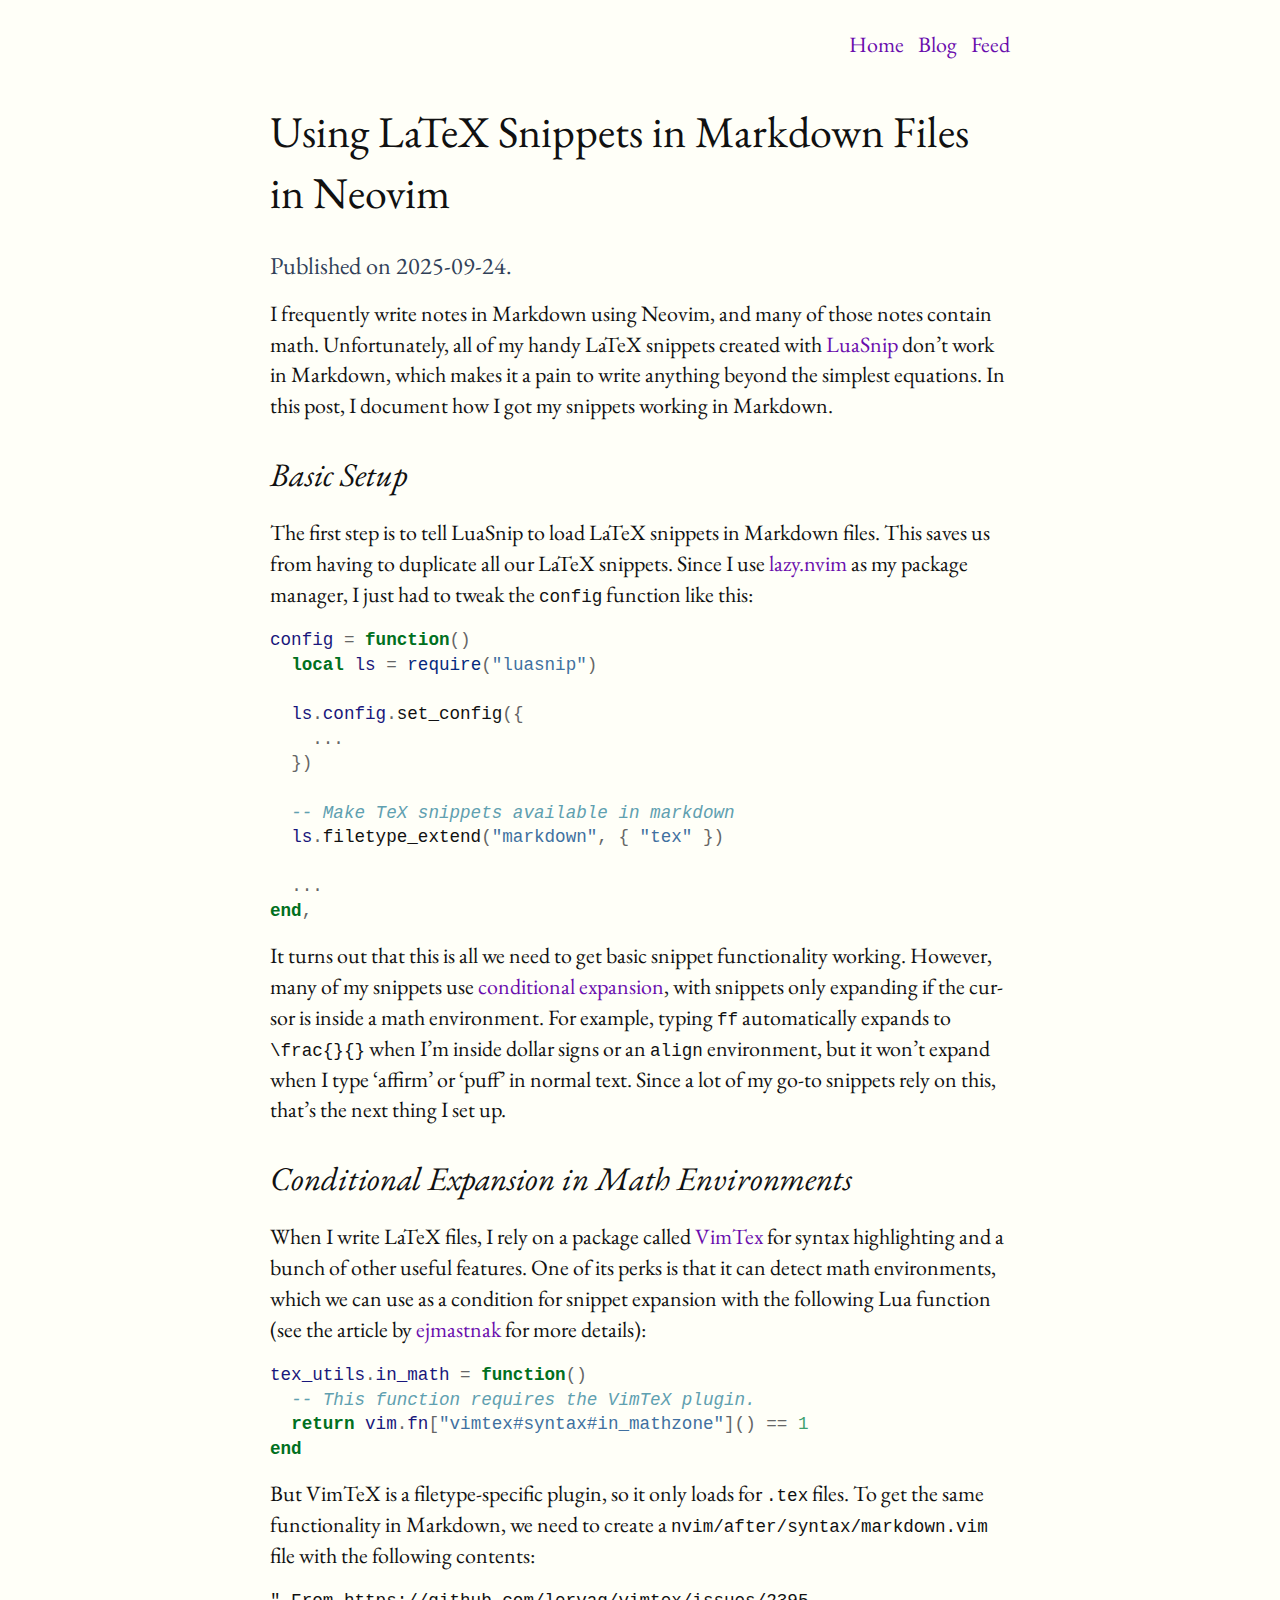
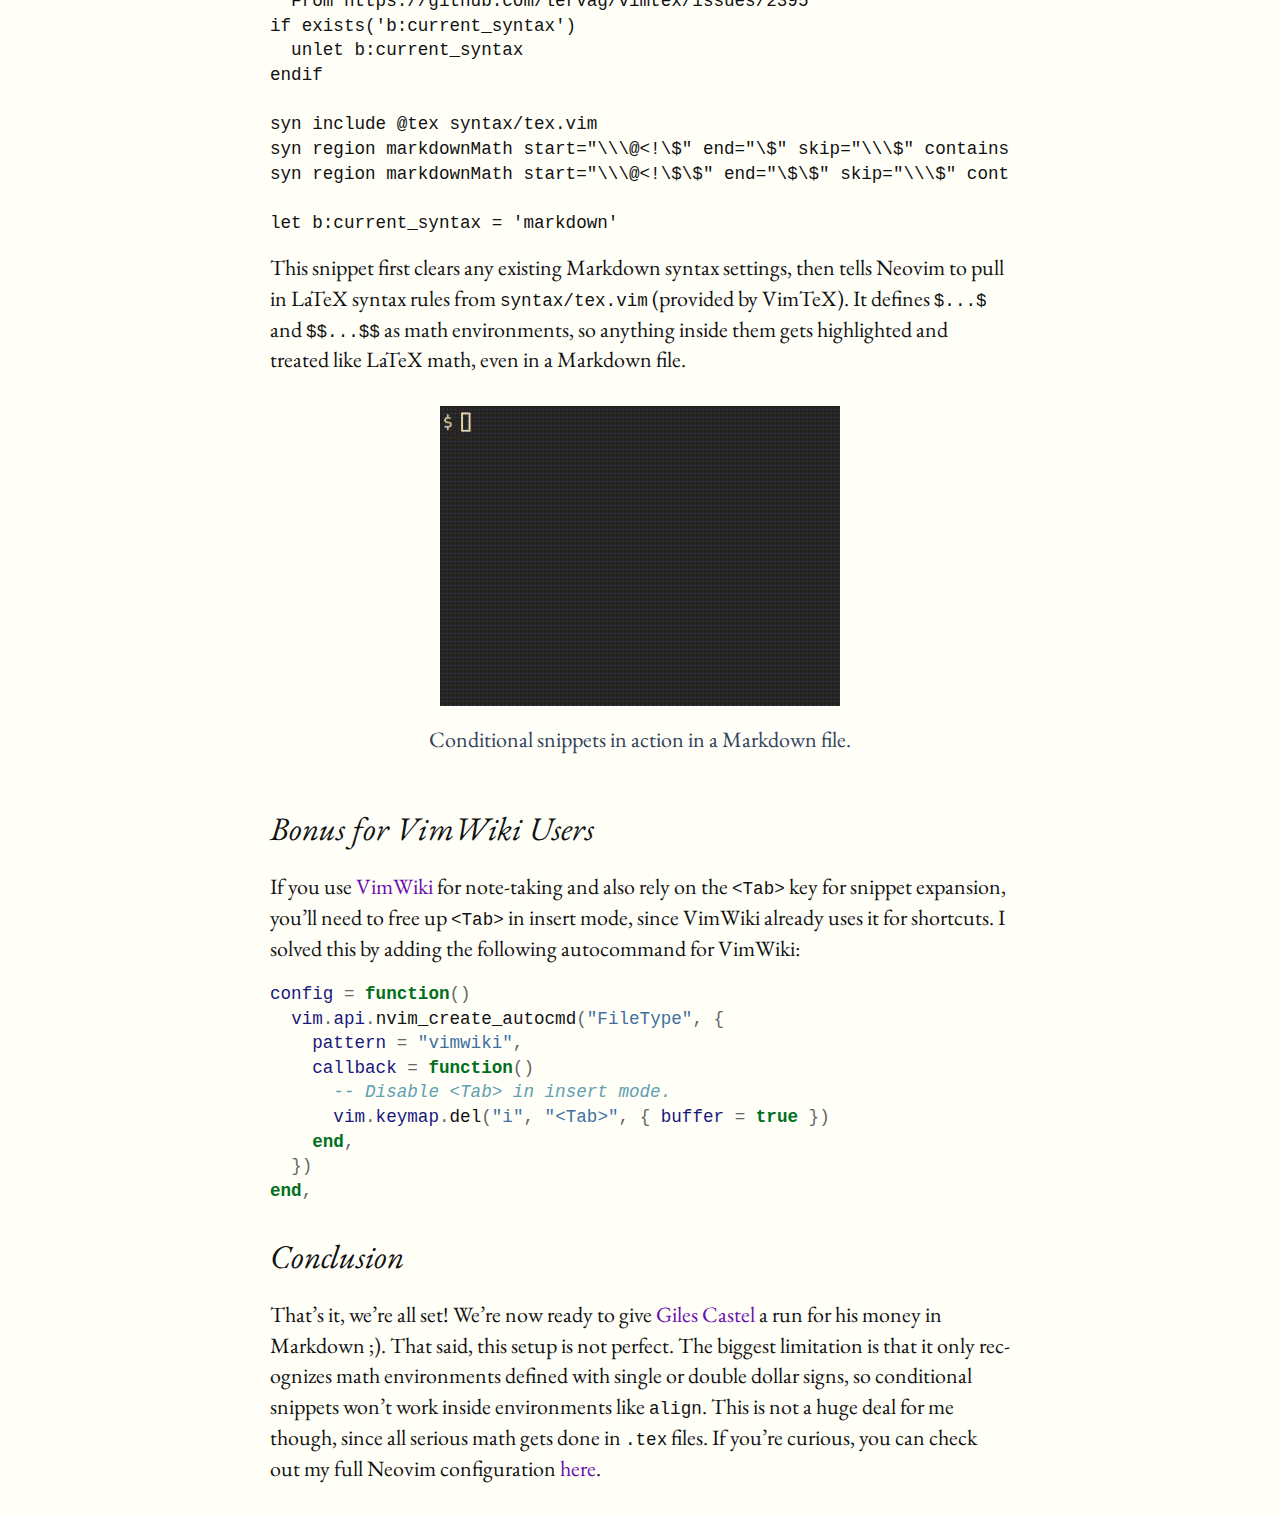
<file: docs/posts/latex-in-markdown-vim.html>
<!doctype html>
<html lang="en-US">
  <head>
    <meta charset="utf-8">
    <meta name="viewport" content="width=device-width, initial-scale=1">

    <link rel="stylesheet" href="../styles/katex.css" />
    <link rel="stylesheet" href="../styles/syntax.css" />
    <link rel="stylesheet" href="../styles/main.css" />
    <link rel="shortcut icon" type="image/png" href="../images/favicon.ico" />

    <link rel="preconnect" href="https://fonts.googleapis.com">
    <link rel="preconnect" href="https://fonts.gstatic.com" crossorigin>
    <link href="https://fonts.googleapis.com/css2?family=EB+Garamond:ital,wght@0,400..800;1,400..800&display=swap" rel="stylesheet">

    <title>Using LaTeX Snippets in Markdown Files in Neovim</title>
    <meta name="description" content="How I adapted my LuaSnip LaTeX snippets to work in Markdown for easier math note-taking in Neovim." />

    <!-- Meta tags for social media -->
    <meta property="og:title" content="Using LaTeX Snippets in Markdown Files in Neovim" />
    <meta property="og:description" content="How I adapted my LuaSnip LaTeX snippets to work in Markdown for easier math note-taking in Neovim." />
    <meta property="og:site_name" content="Sahel Iqbal" />
    
    <meta property="og:image" content="https://sahel13.github.io/images/site_image.png" />
    
    <meta name="twitter:card" content="summary" />
    <!--
    Check if the `date` field is present in the metadata to determine if the page is
    a post or not.  A bit of a hack, but it works.
    -->
    
    <meta property="og:type" content="article" />
    <meta property="og:url" content="https://sahel13.github.io/posts/latex-in-markdown-vim.html" />
    
  </head>
  <body>
    <header>
      <nav>
        <a href="../">Home</a>
        <a href="../blog.html">Blog</a>
        <a href="../atom.xml">Feed</a>
      </nav>
    </header>
    <main role="main">
      <article>
    <h1>Using LaTeX Snippets in Markdown Files in Neovim</h1>
    <p class="post-subheading">Published on 2025-09-24.</p>
    <p>I frequently write notes in Markdown using Neovim, and many of those notes
contain math. Unfortunately, all of my handy LaTeX snippets created with
<a href="https://github.com/L3MON4D3/LuaSnip">LuaSnip</a> don’t work in Markdown, which
makes it a pain to write anything beyond the simplest equations. In this post, I
document how I got my snippets working in Markdown.</p>
<h2 id="basic-setup">Basic Setup</h2>
<p>The first step is to tell LuaSnip to load LaTeX snippets in Markdown files. This
saves us from having to duplicate all our LaTeX snippets. Since I use
<a href="https://github.com/folke/lazy.nvim">lazy.nvim</a> as my package manager, I just
had to tweak the <code>config</code> function like this:</p>
<div class="sourceCode" id="cb1"><pre class="sourceCode lua"><code class="sourceCode lua"><span id="cb1-1"><a href="#cb1-1" aria-hidden="true" tabindex="-1"></a><span class="va">config</span> <span class="op">=</span> <span class="kw">function</span><span class="op">()</span></span>
<span id="cb1-2"><a href="#cb1-2" aria-hidden="true" tabindex="-1"></a>  <span class="kw">local</span> <span class="va">ls</span> <span class="op">=</span> <span class="fu">require</span><span class="op">(</span><span class="st">&quot;luasnip&quot;</span><span class="op">)</span></span>
<span id="cb1-3"><a href="#cb1-3" aria-hidden="true" tabindex="-1"></a></span>
<span id="cb1-4"><a href="#cb1-4" aria-hidden="true" tabindex="-1"></a>  <span class="va">ls</span><span class="op">.</span><span class="va">config</span><span class="op">.</span>set_config<span class="op">({</span></span>
<span id="cb1-5"><a href="#cb1-5" aria-hidden="true" tabindex="-1"></a>    <span class="op">...</span></span>
<span id="cb1-6"><a href="#cb1-6" aria-hidden="true" tabindex="-1"></a>  <span class="op">})</span></span>
<span id="cb1-7"><a href="#cb1-7" aria-hidden="true" tabindex="-1"></a></span>
<span id="cb1-8"><a href="#cb1-8" aria-hidden="true" tabindex="-1"></a>  <span class="co">-- Make TeX snippets available in markdown</span></span>
<span id="cb1-9"><a href="#cb1-9" aria-hidden="true" tabindex="-1"></a>  <span class="va">ls</span><span class="op">.</span>filetype_extend<span class="op">(</span><span class="st">&quot;markdown&quot;</span><span class="op">,</span> <span class="op">{</span> <span class="st">&quot;tex&quot;</span> <span class="op">})</span></span>
<span id="cb1-10"><a href="#cb1-10" aria-hidden="true" tabindex="-1"></a></span>
<span id="cb1-11"><a href="#cb1-11" aria-hidden="true" tabindex="-1"></a>  <span class="op">...</span></span>
<span id="cb1-12"><a href="#cb1-12" aria-hidden="true" tabindex="-1"></a><span class="kw">end</span><span class="op">,</span></span></code></pre></div>
<p>It turns out that this is all we need to get basic snippet functionality
working. However, many of my snippets use <a href="https://ejmastnak.com/tutorials/vim-latex/luasnip/#conditional-snippet-expansion">conditional
expansion</a>,
with snippets only expanding if the cursor is inside a math environment. For
example, typing <code>ff</code> automatically expands to <code>\frac{}{}</code> when I’m inside dollar
signs or an <code>align</code> environment, but it won’t expand when I type ‘affirm’ or
‘puff’ in normal text. Since a lot of my go-to snippets rely on this, that’s the
next thing I set up.</p>
<h2 id="conditional-expansion-in-math-environments">Conditional Expansion in Math Environments</h2>
<p>When I write LaTeX files, I rely on a package called
<a href="https://github.com/lervag/vimtex/issues/2395">VimTex</a> for syntax highlighting
and a bunch of other useful features. One of its perks is that it can detect
math environments, which we can use as a condition for snippet expansion with
the following Lua function (see the article by
<a href="https://ejmastnak.com/tutorials/vim-latex/luasnip/#context-specific-expansion-for-latex">ejmastnak</a>
for more details):</p>
<div class="sourceCode" id="cb2"><pre class="sourceCode lua"><code class="sourceCode lua"><span id="cb2-1"><a href="#cb2-1" aria-hidden="true" tabindex="-1"></a><span class="va">tex_utils</span><span class="op">.</span><span class="va">in_math</span> <span class="op">=</span> <span class="kw">function</span><span class="op">()</span></span>
<span id="cb2-2"><a href="#cb2-2" aria-hidden="true" tabindex="-1"></a>  <span class="co">-- This function requires the VimTeX plugin.</span></span>
<span id="cb2-3"><a href="#cb2-3" aria-hidden="true" tabindex="-1"></a>  <span class="cf">return</span> <span class="va">vim</span><span class="op">.</span><span class="va">fn</span><span class="op">[</span><span class="st">&quot;vimtex#syntax#in_mathzone&quot;</span><span class="op">]()</span> <span class="op">==</span> <span class="dv">1</span></span>
<span id="cb2-4"><a href="#cb2-4" aria-hidden="true" tabindex="-1"></a><span class="kw">end</span></span></code></pre></div>
<p>But VimTeX is a filetype-specific plugin, so it only loads for <code>.tex</code> files. To
get the same functionality in Markdown, we need to create a
<code>nvim/after/syntax/markdown.vim</code> file with the following contents:</p>
<div class="sourceCode" id="cb3"><pre class="sourceCode txt"><code class="sourceCode default"><span id="cb3-1"><a href="#cb3-1" aria-hidden="true" tabindex="-1"></a>&quot; From https://github.com/lervag/vimtex/issues/2395</span>
<span id="cb3-2"><a href="#cb3-2" aria-hidden="true" tabindex="-1"></a>if exists('b:current_syntax')</span>
<span id="cb3-3"><a href="#cb3-3" aria-hidden="true" tabindex="-1"></a>  unlet b:current_syntax</span>
<span id="cb3-4"><a href="#cb3-4" aria-hidden="true" tabindex="-1"></a>endif</span>
<span id="cb3-5"><a href="#cb3-5" aria-hidden="true" tabindex="-1"></a></span>
<span id="cb3-6"><a href="#cb3-6" aria-hidden="true" tabindex="-1"></a>syn include @tex syntax/tex.vim</span>
<span id="cb3-7"><a href="#cb3-7" aria-hidden="true" tabindex="-1"></a>syn region markdownMath start=&quot;\\\@&lt;!\$&quot; end=&quot;\$&quot; skip=&quot;\\\$&quot; contains=@tex keepend</span>
<span id="cb3-8"><a href="#cb3-8" aria-hidden="true" tabindex="-1"></a>syn region markdownMath start=&quot;\\\@&lt;!\$\$&quot; end=&quot;\$\$&quot; skip=&quot;\\\$&quot; contains=@tex keepend</span>
<span id="cb3-9"><a href="#cb3-9" aria-hidden="true" tabindex="-1"></a></span>
<span id="cb3-10"><a href="#cb3-10" aria-hidden="true" tabindex="-1"></a>let b:current_syntax = 'markdown'</span></code></pre></div>
<p>This snippet first clears any existing Markdown syntax settings, then tells
Neovim to pull in LaTeX syntax rules from <code>syntax/tex.vim</code> (provided by VimTeX).
It defines <code>$...$</code> and <code>$$...$$</code> as math environments, so anything inside them
gets highlighted and treated like LaTeX math, even in a Markdown file.</p>
<figure>
<img src="../images/markdown-snippets.gif" alt="Conditional snippets in action in a Markdown file." />
<figcaption aria-hidden="true">Conditional snippets in action in a Markdown file.</figcaption>
</figure>
<h2 id="bonus-for-vimwiki-users">Bonus for VimWiki Users</h2>
<p>If you use <a href="https://github.com/vimwiki/vimwiki">VimWiki</a> for note-taking and
also rely on the <code>&lt;Tab&gt;</code> key for snippet expansion, you’ll need to free up
<code>&lt;Tab&gt;</code> in insert mode, since VimWiki already uses it for shortcuts. I solved
this by adding the following autocommand for VimWiki:</p>
<div class="sourceCode" id="cb4"><pre class="sourceCode lua"><code class="sourceCode lua"><span id="cb4-1"><a href="#cb4-1" aria-hidden="true" tabindex="-1"></a><span class="va">config</span> <span class="op">=</span> <span class="kw">function</span><span class="op">()</span></span>
<span id="cb4-2"><a href="#cb4-2" aria-hidden="true" tabindex="-1"></a>  <span class="va">vim</span><span class="op">.</span><span class="va">api</span><span class="op">.</span>nvim_create_autocmd<span class="op">(</span><span class="st">&quot;FileType&quot;</span><span class="op">,</span> <span class="op">{</span></span>
<span id="cb4-3"><a href="#cb4-3" aria-hidden="true" tabindex="-1"></a>    <span class="va">pattern</span> <span class="op">=</span> <span class="st">&quot;vimwiki&quot;</span><span class="op">,</span></span>
<span id="cb4-4"><a href="#cb4-4" aria-hidden="true" tabindex="-1"></a>    <span class="va">callback</span> <span class="op">=</span> <span class="kw">function</span><span class="op">()</span></span>
<span id="cb4-5"><a href="#cb4-5" aria-hidden="true" tabindex="-1"></a>      <span class="co">-- Disable &lt;Tab&gt; in insert mode.</span></span>
<span id="cb4-6"><a href="#cb4-6" aria-hidden="true" tabindex="-1"></a>      <span class="va">vim</span><span class="op">.</span><span class="va">keymap</span><span class="op">.</span>del<span class="op">(</span><span class="st">&quot;i&quot;</span><span class="op">,</span> <span class="st">&quot;&lt;Tab&gt;&quot;</span><span class="op">,</span> <span class="op">{</span> <span class="va">buffer</span> <span class="op">=</span> <span class="kw">true</span> <span class="op">})</span></span>
<span id="cb4-7"><a href="#cb4-7" aria-hidden="true" tabindex="-1"></a>    <span class="kw">end</span><span class="op">,</span></span>
<span id="cb4-8"><a href="#cb4-8" aria-hidden="true" tabindex="-1"></a>  <span class="op">})</span></span>
<span id="cb4-9"><a href="#cb4-9" aria-hidden="true" tabindex="-1"></a><span class="kw">end</span><span class="op">,</span></span></code></pre></div>
<h2 id="conclusion">Conclusion</h2>
<p>That’s it, we’re all set! We’re now ready to give <a href="https://castel.dev/">Giles Castel</a>
a run for his money in Markdown ;). That said, this setup is not perfect. The
biggest limitation is that it only recognizes math environments defined with
single or double dollar signs, so conditional snippets won’t work inside
environments like <code>align</code>. This is not a huge deal for me though, since all
serious math gets done in <code>.tex</code> files. If you’re curious, you can check out my
full Neovim configuration
<a href="https://github.com/Sahel13/Dotfiles/tree/main/.config/nvim">here</a>.</p>
</article>

    </main>
  </body>
</html>
</file>
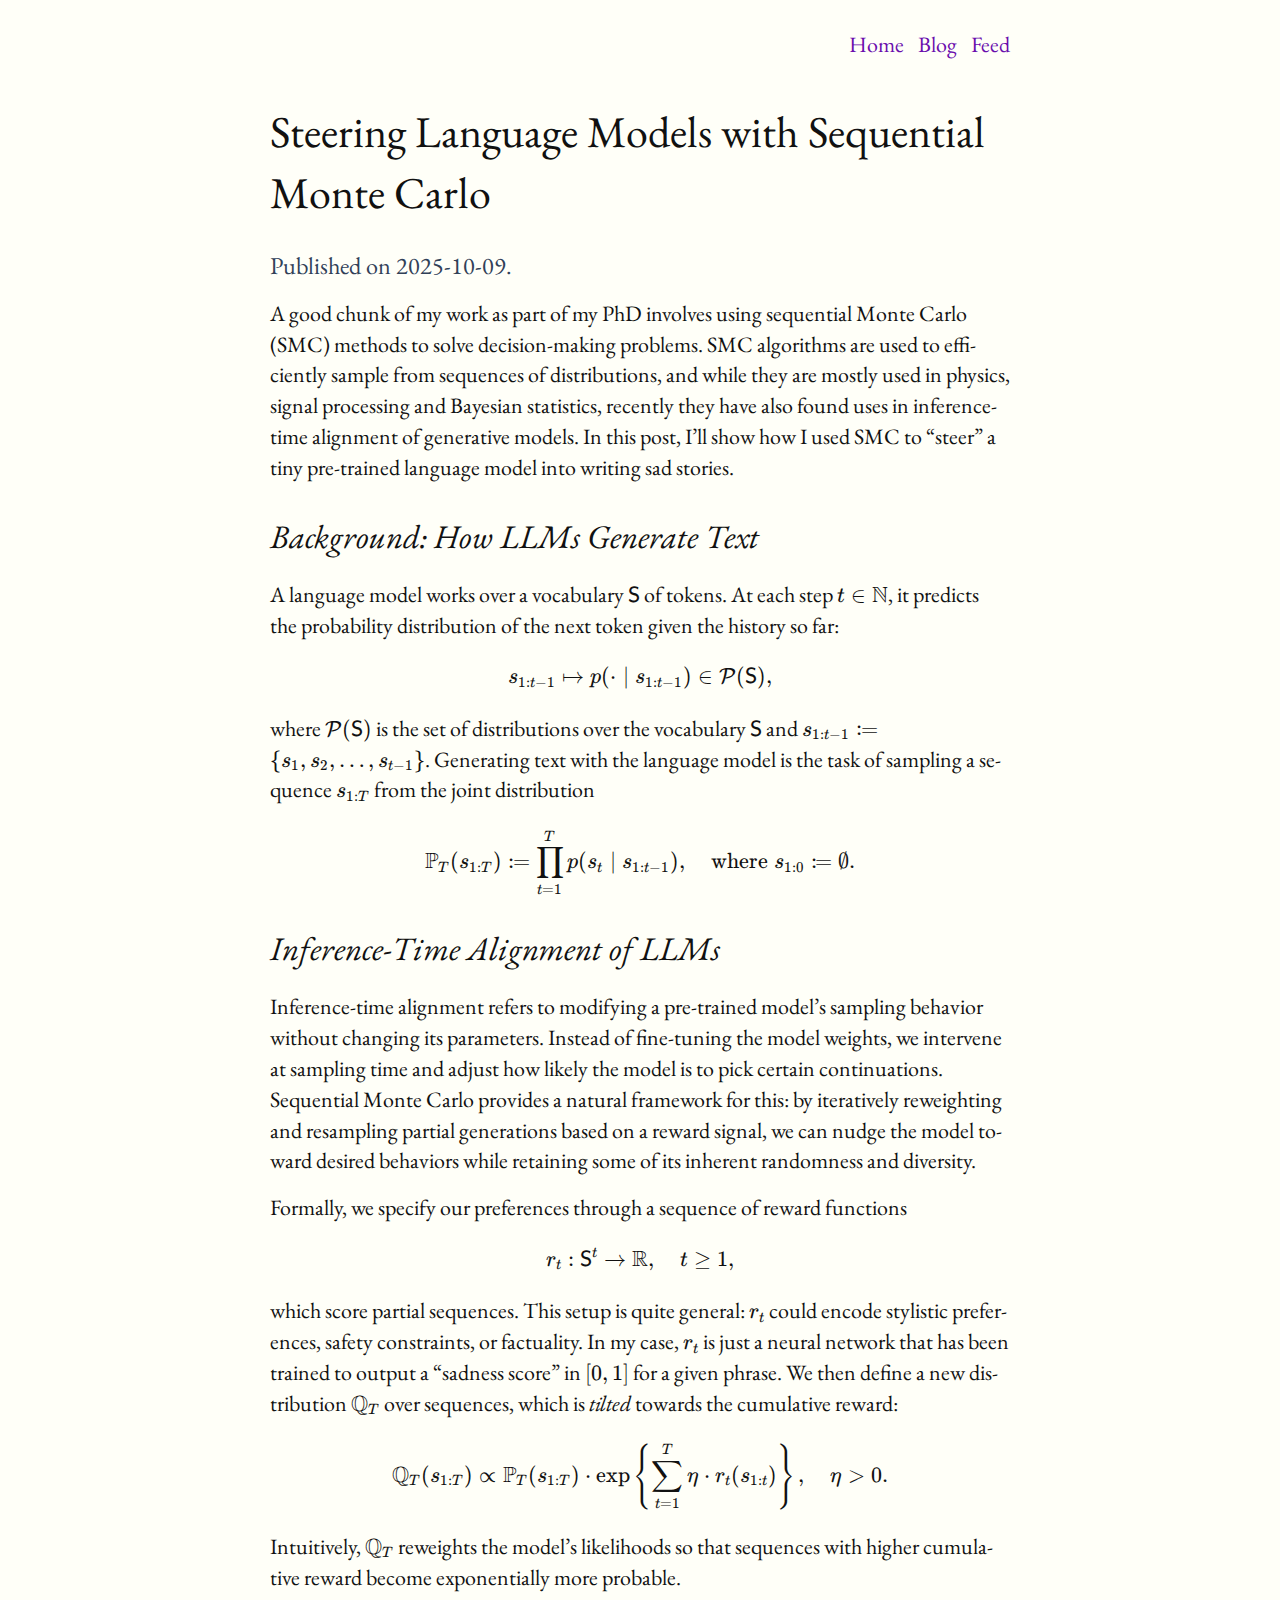
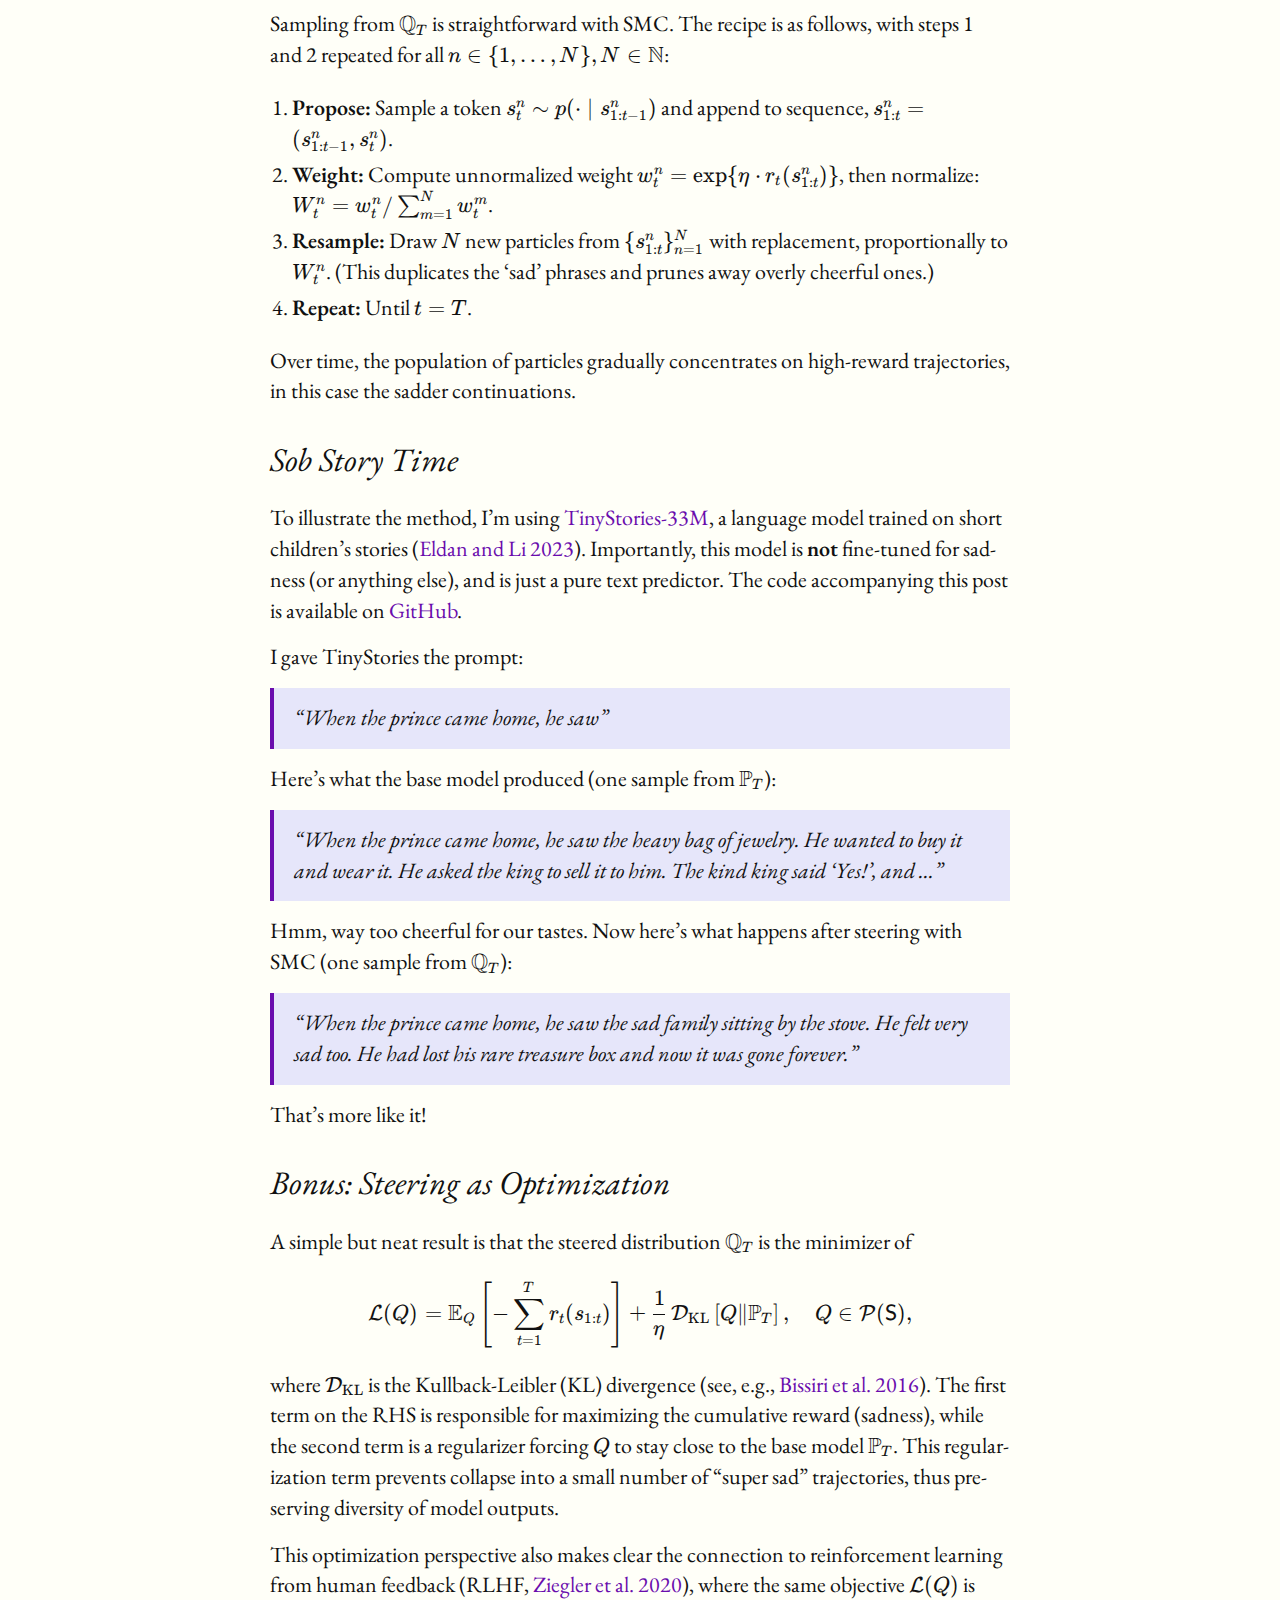
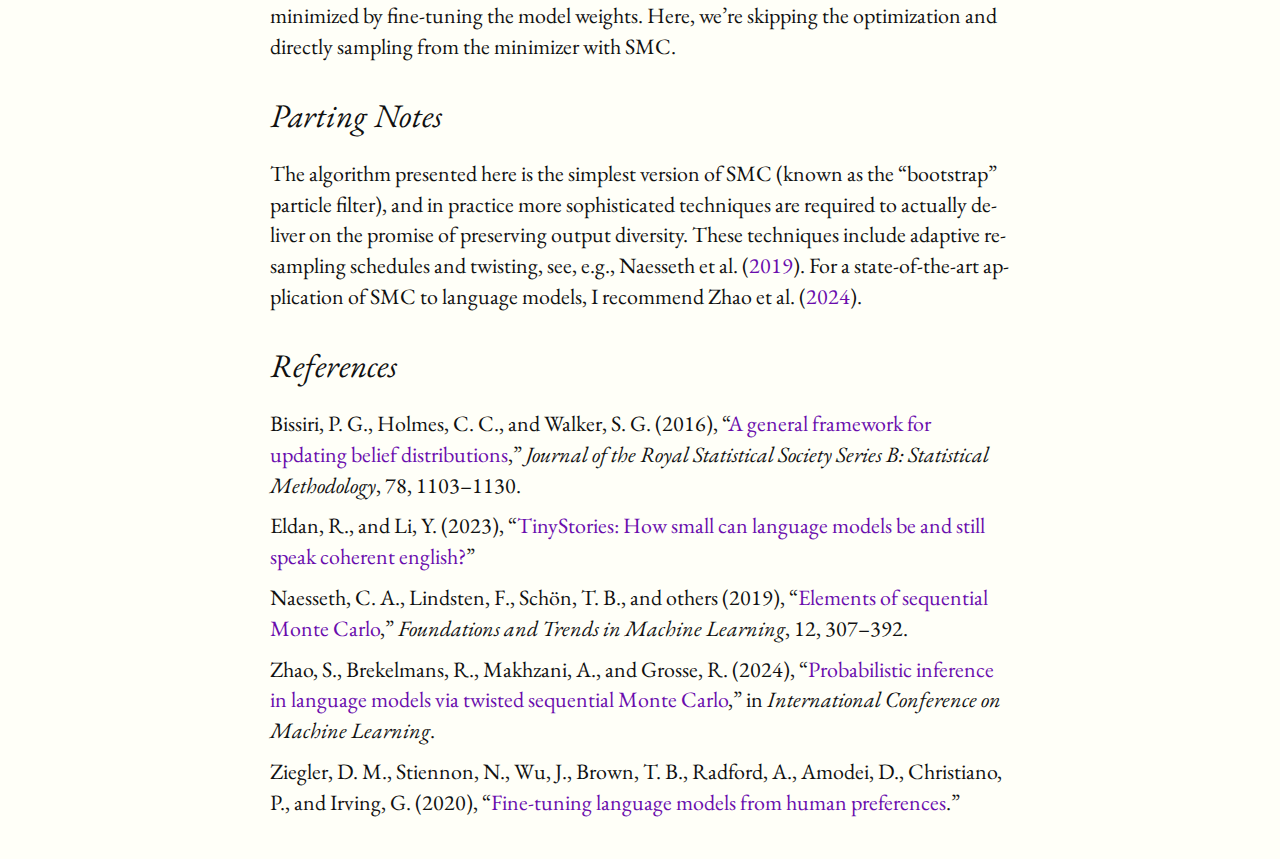
<file: docs/posts/steering-llms-with-smc.html>
<!doctype html>
<html lang="en-US">
  <head>
    <meta charset="utf-8">
    <meta name="viewport" content="width=device-width, initial-scale=1">

    <link rel="stylesheet" href="../styles/katex.css" />
    <link rel="stylesheet" href="../styles/syntax.css" />
    <link rel="stylesheet" href="../styles/main.css" />
    <link rel="shortcut icon" type="image/png" href="../images/favicon.ico" />

    <link rel="preconnect" href="https://fonts.googleapis.com">
    <link rel="preconnect" href="https://fonts.gstatic.com" crossorigin>
    <link href="https://fonts.googleapis.com/css2?family=EB+Garamond:ital,wght@0,400..800;1,400..800&display=swap" rel="stylesheet">

    <title>Steering Language Models with Sequential Monte Carlo</title>
    <meta name="description" content="How to give your language model the blues with SMC." />

    <!-- Meta tags for social media -->
    <meta property="og:title" content="Steering Language Models with Sequential Monte Carlo" />
    <meta property="og:description" content="How to give your language model the blues with SMC." />
    <meta property="og:site_name" content="Sahel Iqbal" />
    
    <meta property="og:image" content="https://sahel13.github.io/images/steering-llms-with-smc.png" />
    
    <meta name="twitter:card" content="summary" />
    <!--
    Check if the `date` field is present in the metadata to determine if the page is
    a post or not.  A bit of a hack, but it works.
    -->
    
    <meta property="og:type" content="article" />
    <meta property="og:url" content="https://sahel13.github.io/posts/steering-llms-with-smc.html" />
    
  </head>
  <body>
    <header>
      <nav>
        <a href="../">Home</a>
        <a href="../blog.html">Blog</a>
        <a href="../atom.xml">Feed</a>
      </nav>
    </header>
    <main role="main">
      <article>
    <h1>Steering Language Models with Sequential Monte Carlo</h1>
    <p class="post-subheading">Published on 2025-10-09.</p>
    <p>A good chunk of my work as part of my PhD involves using sequential Monte Carlo
(SMC) methods to solve decision-making problems. SMC algorithms are
used to efficiently sample from sequences of distributions, and while they are
mostly used in physics, signal processing and Bayesian statistics, recently
they have also found uses in inference-time alignment of generative models. In
this post, I’ll show how I used SMC to “steer” a tiny pre-trained language
model into writing sad stories.</p>
<h2 id="background-how-llms-generate-text">Background: How LLMs Generate Text</h2>
<p>A language model works over a vocabulary <span class="katex"><span class="katex-mathml"><math xmlns="http://www.w3.org/1998/Math/MathML"><semantics><mrow><mi mathvariant="sans-serif">S</mi></mrow><annotation encoding="application/x-tex">\mathsf{S}</annotation></semantics></math></span><span class="katex-html" aria-hidden="true"><span class="base"><span class="strut" style="height:0.6944em;"></span><span class="mord mathsf">S</span></span></span></span> of tokens. At each step <span class="katex"><span class="katex-mathml"><math xmlns="http://www.w3.org/1998/Math/MathML"><semantics><mrow><mi>t</mi><mo>∈</mo><mi mathvariant="double-struck">N</mi></mrow><annotation encoding="application/x-tex">t \in \mathbb{N}</annotation></semantics></math></span><span class="katex-html" aria-hidden="true"><span class="base"><span class="strut" style="height:0.6542em;vertical-align:-0.0391em;"></span><span class="mord mathnormal">t</span><span class="mspace" style="margin-right:0.2778em;"></span><span class="mrel">∈</span><span class="mspace" style="margin-right:0.2778em;"></span></span><span class="base"><span class="strut" style="height:0.6889em;"></span><span class="mord mathbb">N</span></span></span></span>, it predicts the probability distribution of the next token given the history so far:</p>
<p><span class="katex-display"><span class="katex"><span class="katex-mathml"><math xmlns="http://www.w3.org/1998/Math/MathML" display="block"><semantics><mrow><msub><mi>s</mi><mrow><mn>1</mn><mo>:</mo><mi>t</mi><mo>−</mo><mn>1</mn></mrow></msub><mo>↦</mo><mi>p</mi><mo stretchy="false">(</mo><mo>⋅</mo><mo>∣</mo><msub><mi>s</mi><mrow><mn>1</mn><mo>:</mo><mi>t</mi><mo>−</mo><mn>1</mn></mrow></msub><mo stretchy="false">)</mo><mo>∈</mo><mi mathvariant="script">P</mi><mo stretchy="false">(</mo><mi mathvariant="sans-serif">S</mi><mo stretchy="false">)</mo><mo separator="true">,</mo></mrow><annotation encoding="application/x-tex">s_{1:t-1} \mapsto p(\cdot \mid s_{1:t-1}) \in \mathcal{P}(\mathsf{S}),</annotation></semantics></math></span><span class="katex-html" aria-hidden="true"><span class="base"><span class="strut" style="height:0.7193em;vertical-align:-0.2083em;"></span><span class="mord"><span class="mord mathnormal">s</span><span class="msupsub"><span class="vlist-t vlist-t2"><span class="vlist-r"><span class="vlist" style="height:0.3011em;"><span style="top:-2.55em;margin-left:0em;margin-right:0.05em;"><span class="pstrut" style="height:2.7em;"></span><span class="sizing reset-size6 size3 mtight"><span class="mord mtight"><span class="mord mtight">1</span><span class="mrel mtight">:</span><span class="mord mathnormal mtight">t</span><span class="mbin mtight">−</span><span class="mord mtight">1</span></span></span></span></span><span class="vlist-s">​</span></span><span class="vlist-r"><span class="vlist" style="height:0.2083em;"><span></span></span></span></span></span></span><span class="mspace" style="margin-right:0.2778em;"></span><span class="mrel">↦</span><span class="mspace" style="margin-right:0.2778em;"></span></span><span class="base"><span class="strut" style="height:1em;vertical-align:-0.25em;"></span><span class="mord mathnormal">p</span><span class="mopen">(</span><span class="mord">⋅</span><span class="mspace" style="margin-right:0.2778em;"></span><span class="mrel">∣</span><span class="mspace" style="margin-right:0.2778em;"></span></span><span class="base"><span class="strut" style="height:1em;vertical-align:-0.25em;"></span><span class="mord"><span class="mord mathnormal">s</span><span class="msupsub"><span class="vlist-t vlist-t2"><span class="vlist-r"><span class="vlist" style="height:0.3011em;"><span style="top:-2.55em;margin-left:0em;margin-right:0.05em;"><span class="pstrut" style="height:2.7em;"></span><span class="sizing reset-size6 size3 mtight"><span class="mord mtight"><span class="mord mtight">1</span><span class="mrel mtight">:</span><span class="mord mathnormal mtight">t</span><span class="mbin mtight">−</span><span class="mord mtight">1</span></span></span></span></span><span class="vlist-s">​</span></span><span class="vlist-r"><span class="vlist" style="height:0.2083em;"><span></span></span></span></span></span></span><span class="mclose">)</span><span class="mspace" style="margin-right:0.2778em;"></span><span class="mrel">∈</span><span class="mspace" style="margin-right:0.2778em;"></span></span><span class="base"><span class="strut" style="height:1em;vertical-align:-0.25em;"></span><span class="mord mathcal" style="margin-right:0.08222em;">P</span><span class="mopen">(</span><span class="mord mathsf">S</span><span class="mclose">)</span><span class="mpunct">,</span></span></span></span></span></p>
<p>where <span class="katex"><span class="katex-mathml"><math xmlns="http://www.w3.org/1998/Math/MathML"><semantics><mrow><mi mathvariant="script">P</mi><mo stretchy="false">(</mo><mi mathvariant="sans-serif">S</mi><mo stretchy="false">)</mo></mrow><annotation encoding="application/x-tex">\mathcal{P}(\mathsf{S})</annotation></semantics></math></span><span class="katex-html" aria-hidden="true"><span class="base"><span class="strut" style="height:1em;vertical-align:-0.25em;"></span><span class="mord mathcal" style="margin-right:0.08222em;">P</span><span class="mopen">(</span><span class="mord mathsf">S</span><span class="mclose">)</span></span></span></span> is the set of distributions over the vocabulary
<span class="katex"><span class="katex-mathml"><math xmlns="http://www.w3.org/1998/Math/MathML"><semantics><mrow><mtext mathvariant="sans-serif">S</mtext></mrow><annotation encoding="application/x-tex">\textsf{S}</annotation></semantics></math></span><span class="katex-html" aria-hidden="true"><span class="base"><span class="strut" style="height:0.6944em;"></span><span class="mord text"><span class="mord textsf">S</span></span></span></span></span> and <span class="katex"><span class="katex-mathml"><math xmlns="http://www.w3.org/1998/Math/MathML"><semantics><mrow><msub><mi>s</mi><mrow><mn>1</mn><mo>:</mo><mi>t</mi><mo>−</mo><mn>1</mn></mrow></msub><mo><mi mathvariant="normal">≔</mi></mo><mo stretchy="false">{</mo><msub><mi>s</mi><mn>1</mn></msub><mo separator="true">,</mo><msub><mi>s</mi><mn>2</mn></msub><mo separator="true">,</mo><mo>…</mo><mo separator="true">,</mo><msub><mi>s</mi><mrow><mi>t</mi><mo>−</mo><mn>1</mn></mrow></msub><mo stretchy="false">}</mo></mrow><annotation encoding="application/x-tex">s_{1:t-1} \coloneqq \{ s_{1}, s_{2}, \dots, s_{t-1} \}</annotation></semantics></math></span><span class="katex-html" aria-hidden="true"><span class="base"><span class="strut" style="height:0.6389em;vertical-align:-0.2083em;"></span><span class="mord"><span class="mord mathnormal">s</span><span class="msupsub"><span class="vlist-t vlist-t2"><span class="vlist-r"><span class="vlist" style="height:0.3011em;"><span style="top:-2.55em;margin-left:0em;margin-right:0.05em;"><span class="pstrut" style="height:2.7em;"></span><span class="sizing reset-size6 size3 mtight"><span class="mord mtight"><span class="mord mtight">1</span><span class="mrel mtight">:</span><span class="mord mathnormal mtight">t</span><span class="mbin mtight">−</span><span class="mord mtight">1</span></span></span></span></span><span class="vlist-s">​</span></span><span class="vlist-r"><span class="vlist" style="height:0.2083em;"><span></span></span></span></span></span></span><span class="mspace" style="margin-right:0.2778em;"></span><span class="mrel"><span class="mrel"><span class="mop" style="position:relative;top:-0.0347em;">:</span></span><span class="mrel"><span class="mspace" style="margin-right:-0.0667em;"></span></span><span class="mrel">=</span></span><span class="mspace" style="margin-right:0.2778em;"></span></span><span class="base"><span class="strut" style="height:1em;vertical-align:-0.25em;"></span><span class="mopen">{</span><span class="mord"><span class="mord mathnormal">s</span><span class="msupsub"><span class="vlist-t vlist-t2"><span class="vlist-r"><span class="vlist" style="height:0.3011em;"><span style="top:-2.55em;margin-left:0em;margin-right:0.05em;"><span class="pstrut" style="height:2.7em;"></span><span class="sizing reset-size6 size3 mtight"><span class="mord mtight"><span class="mord mtight">1</span></span></span></span></span><span class="vlist-s">​</span></span><span class="vlist-r"><span class="vlist" style="height:0.15em;"><span></span></span></span></span></span></span><span class="mpunct">,</span><span class="mspace" style="margin-right:0.1667em;"></span><span class="mord"><span class="mord mathnormal">s</span><span class="msupsub"><span class="vlist-t vlist-t2"><span class="vlist-r"><span class="vlist" style="height:0.3011em;"><span style="top:-2.55em;margin-left:0em;margin-right:0.05em;"><span class="pstrut" style="height:2.7em;"></span><span class="sizing reset-size6 size3 mtight"><span class="mord mtight"><span class="mord mtight">2</span></span></span></span></span><span class="vlist-s">​</span></span><span class="vlist-r"><span class="vlist" style="height:0.15em;"><span></span></span></span></span></span></span><span class="mpunct">,</span><span class="mspace" style="margin-right:0.1667em;"></span><span class="minner">…</span><span class="mspace" style="margin-right:0.1667em;"></span><span class="mpunct">,</span><span class="mspace" style="margin-right:0.1667em;"></span><span class="mord"><span class="mord mathnormal">s</span><span class="msupsub"><span class="vlist-t vlist-t2"><span class="vlist-r"><span class="vlist" style="height:0.3011em;"><span style="top:-2.55em;margin-left:0em;margin-right:0.05em;"><span class="pstrut" style="height:2.7em;"></span><span class="sizing reset-size6 size3 mtight"><span class="mord mtight"><span class="mord mathnormal mtight">t</span><span class="mbin mtight">−</span><span class="mord mtight">1</span></span></span></span></span><span class="vlist-s">​</span></span><span class="vlist-r"><span class="vlist" style="height:0.2083em;"><span></span></span></span></span></span></span><span class="mclose">}</span></span></span></span>.
Generating text with the language model is the task of sampling a sequence
<span class="katex"><span class="katex-mathml"><math xmlns="http://www.w3.org/1998/Math/MathML"><semantics><mrow><msub><mi>s</mi><mrow><mn>1</mn><mo>:</mo><mi>T</mi></mrow></msub></mrow><annotation encoding="application/x-tex">s_{1:T}</annotation></semantics></math></span><span class="katex-html" aria-hidden="true"><span class="base"><span class="strut" style="height:0.5806em;vertical-align:-0.15em;"></span><span class="mord"><span class="mord mathnormal">s</span><span class="msupsub"><span class="vlist-t vlist-t2"><span class="vlist-r"><span class="vlist" style="height:0.3283em;"><span style="top:-2.55em;margin-left:0em;margin-right:0.05em;"><span class="pstrut" style="height:2.7em;"></span><span class="sizing reset-size6 size3 mtight"><span class="mord mtight"><span class="mord mtight">1</span><span class="mrel mtight">:</span><span class="mord mathnormal mtight" style="margin-right:0.13889em;">T</span></span></span></span></span><span class="vlist-s">​</span></span><span class="vlist-r"><span class="vlist" style="height:0.15em;"><span></span></span></span></span></span></span></span></span></span> from the joint distribution</p>
<p><span class="katex-display"><span class="katex"><span class="katex-mathml"><math xmlns="http://www.w3.org/1998/Math/MathML" display="block"><semantics><mrow><msub><mi mathvariant="double-struck">P</mi><mi>T</mi></msub><mo stretchy="false">(</mo><msub><mi>s</mi><mrow><mn>1</mn><mo>:</mo><mi>T</mi></mrow></msub><mo stretchy="false">)</mo><mo><mi mathvariant="normal">≔</mi></mo><munderover><mo>∏</mo><mrow><mi>t</mi><mo>=</mo><mn>1</mn></mrow><mi>T</mi></munderover><mi>p</mi><mo stretchy="false">(</mo><msub><mi>s</mi><mi>t</mi></msub><mo>∣</mo><msub><mi>s</mi><mrow><mn>1</mn><mo>:</mo><mi>t</mi><mo>−</mo><mn>1</mn></mrow></msub><mo stretchy="false">)</mo><mo separator="true">,</mo><mspace width="1em"></mspace><mtext>where </mtext><msub><mi>s</mi><mrow><mn>1</mn><mo>:</mo><mn>0</mn></mrow></msub><mo><mi mathvariant="normal">≔</mi></mo><mi mathvariant="normal">∅</mi><mi mathvariant="normal">.</mi></mrow><annotation encoding="application/x-tex">\mathbb{P}_{T}(s_{1:T}) \coloneqq \prod_{t=1}^{T} p(s_{t} \mid s_{1:t-1}),  \quad \text{where } s_{1:0} \coloneqq \emptyset.</annotation></semantics></math></span><span class="katex-html" aria-hidden="true"><span class="base"><span class="strut" style="height:1em;vertical-align:-0.25em;"></span><span class="mord"><span class="mord mathbb">P</span><span class="msupsub"><span class="vlist-t vlist-t2"><span class="vlist-r"><span class="vlist" style="height:0.3283em;"><span style="top:-2.55em;margin-left:0em;margin-right:0.05em;"><span class="pstrut" style="height:2.7em;"></span><span class="sizing reset-size6 size3 mtight"><span class="mord mtight"><span class="mord mathnormal mtight" style="margin-right:0.13889em;">T</span></span></span></span></span><span class="vlist-s">​</span></span><span class="vlist-r"><span class="vlist" style="height:0.15em;"><span></span></span></span></span></span></span><span class="mopen">(</span><span class="mord"><span class="mord mathnormal">s</span><span class="msupsub"><span class="vlist-t vlist-t2"><span class="vlist-r"><span class="vlist" style="height:0.3283em;"><span style="top:-2.55em;margin-left:0em;margin-right:0.05em;"><span class="pstrut" style="height:2.7em;"></span><span class="sizing reset-size6 size3 mtight"><span class="mord mtight"><span class="mord mtight">1</span><span class="mrel mtight">:</span><span class="mord mathnormal mtight" style="margin-right:0.13889em;">T</span></span></span></span></span><span class="vlist-s">​</span></span><span class="vlist-r"><span class="vlist" style="height:0.15em;"><span></span></span></span></span></span></span><span class="mclose">)</span><span class="mspace" style="margin-right:0.2778em;"></span><span class="mrel"><span class="mrel"><span class="mop" style="position:relative;top:-0.0347em;">:</span></span><span class="mrel"><span class="mspace" style="margin-right:-0.0667em;"></span></span><span class="mrel">=</span></span><span class="mspace" style="margin-right:0.2778em;"></span></span><span class="base"><span class="strut" style="height:3.0954em;vertical-align:-1.2671em;"></span><span class="mop op-limits"><span class="vlist-t vlist-t2"><span class="vlist-r"><span class="vlist" style="height:1.8283em;"><span style="top:-1.8829em;margin-left:0em;"><span class="pstrut" style="height:3.05em;"></span><span class="sizing reset-size6 size3 mtight"><span class="mord mtight"><span class="mord mathnormal mtight">t</span><span class="mrel mtight">=</span><span class="mord mtight">1</span></span></span></span><span style="top:-3.05em;"><span class="pstrut" style="height:3.05em;"></span><span><span class="mop op-symbol large-op">∏</span></span></span><span style="top:-4.3em;margin-left:0em;"><span class="pstrut" style="height:3.05em;"></span><span class="sizing reset-size6 size3 mtight"><span class="mord mtight"><span class="mord mathnormal mtight" style="margin-right:0.13889em;">T</span></span></span></span></span><span class="vlist-s">​</span></span><span class="vlist-r"><span class="vlist" style="height:1.2671em;"><span></span></span></span></span></span><span class="mspace" style="margin-right:0.1667em;"></span><span class="mord mathnormal">p</span><span class="mopen">(</span><span class="mord"><span class="mord mathnormal">s</span><span class="msupsub"><span class="vlist-t vlist-t2"><span class="vlist-r"><span class="vlist" style="height:0.2806em;"><span style="top:-2.55em;margin-left:0em;margin-right:0.05em;"><span class="pstrut" style="height:2.7em;"></span><span class="sizing reset-size6 size3 mtight"><span class="mord mtight"><span class="mord mathnormal mtight">t</span></span></span></span></span><span class="vlist-s">​</span></span><span class="vlist-r"><span class="vlist" style="height:0.15em;"><span></span></span></span></span></span></span><span class="mspace" style="margin-right:0.2778em;"></span><span class="mrel">∣</span><span class="mspace" style="margin-right:0.2778em;"></span></span><span class="base"><span class="strut" style="height:1em;vertical-align:-0.25em;"></span><span class="mord"><span class="mord mathnormal">s</span><span class="msupsub"><span class="vlist-t vlist-t2"><span class="vlist-r"><span class="vlist" style="height:0.3011em;"><span style="top:-2.55em;margin-left:0em;margin-right:0.05em;"><span class="pstrut" style="height:2.7em;"></span><span class="sizing reset-size6 size3 mtight"><span class="mord mtight"><span class="mord mtight">1</span><span class="mrel mtight">:</span><span class="mord mathnormal mtight">t</span><span class="mbin mtight">−</span><span class="mord mtight">1</span></span></span></span></span><span class="vlist-s">​</span></span><span class="vlist-r"><span class="vlist" style="height:0.2083em;"><span></span></span></span></span></span></span><span class="mclose">)</span><span class="mpunct">,</span><span class="mspace" style="margin-right:1em;"></span><span class="mspace" style="margin-right:0.1667em;"></span><span class="mord text"><span class="mord">where </span></span><span class="mord"><span class="mord mathnormal">s</span><span class="msupsub"><span class="vlist-t vlist-t2"><span class="vlist-r"><span class="vlist" style="height:0.3011em;"><span style="top:-2.55em;margin-left:0em;margin-right:0.05em;"><span class="pstrut" style="height:2.7em;"></span><span class="sizing reset-size6 size3 mtight"><span class="mord mtight"><span class="mord mtight">1</span><span class="mrel mtight">:</span><span class="mord mtight">0</span></span></span></span></span><span class="vlist-s">​</span></span><span class="vlist-r"><span class="vlist" style="height:0.15em;"><span></span></span></span></span></span></span><span class="mspace" style="margin-right:0.2778em;"></span><span class="mrel"><span class="mrel"><span class="mop" style="position:relative;top:-0.0347em;">:</span></span><span class="mrel"><span class="mspace" style="margin-right:-0.0667em;"></span></span><span class="mrel">=</span></span><span class="mspace" style="margin-right:0.2778em;"></span></span><span class="base"><span class="strut" style="height:0.8056em;vertical-align:-0.0556em;"></span><span class="mord">∅.</span></span></span></span></span></p>
<h2 id="inference-time-alignment-of-llms">Inference-Time Alignment of LLMs</h2>
<p>Inference-time alignment refers to modifying a pre-trained model’s sampling
behavior without changing its parameters. Instead of fine-tuning the model
weights, we intervene at sampling time and adjust how likely the model is to
pick certain continuations. Sequential Monte Carlo provides a natural
framework for this: by iteratively reweighting and resampling partial
generations based on a reward signal, we can nudge the model toward desired
behaviors while retaining some of its inherent randomness and diversity.</p>
<p>Formally, we specify our preferences through a sequence of reward functions</p>
<p><span class="katex-display"><span class="katex"><span class="katex-mathml"><math xmlns="http://www.w3.org/1998/Math/MathML" display="block"><semantics><mrow><msub><mi>r</mi><mi>t</mi></msub><mo>:</mo><msup><mi mathvariant="sans-serif">S</mi><mi>t</mi></msup><mo>→</mo><mi mathvariant="double-struck">R</mi><mo separator="true">,</mo><mspace width="1em"></mspace><mi>t</mi><mo>≥</mo><mn>1</mn><mo separator="true">,</mo></mrow><annotation encoding="application/x-tex">r_{t}: \mathsf{S}^{t} \to \mathbb{R}, \quad t \geq 1,</annotation></semantics></math></span><span class="katex-html" aria-hidden="true"><span class="base"><span class="strut" style="height:0.5806em;vertical-align:-0.15em;"></span><span class="mord"><span class="mord mathnormal" style="margin-right:0.02778em;">r</span><span class="msupsub"><span class="vlist-t vlist-t2"><span class="vlist-r"><span class="vlist" style="height:0.2806em;"><span style="top:-2.55em;margin-left:-0.0278em;margin-right:0.05em;"><span class="pstrut" style="height:2.7em;"></span><span class="sizing reset-size6 size3 mtight"><span class="mord mtight"><span class="mord mathnormal mtight">t</span></span></span></span></span><span class="vlist-s">​</span></span><span class="vlist-r"><span class="vlist" style="height:0.15em;"><span></span></span></span></span></span></span><span class="mspace" style="margin-right:0.2778em;"></span><span class="mrel">:</span><span class="mspace" style="margin-right:0.2778em;"></span></span><span class="base"><span class="strut" style="height:0.8436em;"></span><span class="mord"><span class="mord mathsf">S</span><span class="msupsub"><span class="vlist-t"><span class="vlist-r"><span class="vlist" style="height:0.8436em;"><span style="top:-3.113em;margin-right:0.05em;"><span class="pstrut" style="height:2.7em;"></span><span class="sizing reset-size6 size3 mtight"><span class="mord mtight"><span class="mord mathnormal mtight">t</span></span></span></span></span></span></span></span></span><span class="mspace" style="margin-right:0.2778em;"></span><span class="mrel">→</span><span class="mspace" style="margin-right:0.2778em;"></span></span><span class="base"><span class="strut" style="height:0.8833em;vertical-align:-0.1944em;"></span><span class="mord mathbb">R</span><span class="mpunct">,</span><span class="mspace" style="margin-right:1em;"></span><span class="mspace" style="margin-right:0.1667em;"></span><span class="mord mathnormal">t</span><span class="mspace" style="margin-right:0.2778em;"></span><span class="mrel">≥</span><span class="mspace" style="margin-right:0.2778em;"></span></span><span class="base"><span class="strut" style="height:0.8389em;vertical-align:-0.1944em;"></span><span class="mord">1</span><span class="mpunct">,</span></span></span></span></span></p>
<p>which score partial sequences. This setup is quite general: <span class="katex"><span class="katex-mathml"><math xmlns="http://www.w3.org/1998/Math/MathML"><semantics><mrow><msub><mi>r</mi><mi>t</mi></msub></mrow><annotation encoding="application/x-tex">r_t</annotation></semantics></math></span><span class="katex-html" aria-hidden="true"><span class="base"><span class="strut" style="height:0.5806em;vertical-align:-0.15em;"></span><span class="mord"><span class="mord mathnormal" style="margin-right:0.02778em;">r</span><span class="msupsub"><span class="vlist-t vlist-t2"><span class="vlist-r"><span class="vlist" style="height:0.2806em;"><span style="top:-2.55em;margin-left:-0.0278em;margin-right:0.05em;"><span class="pstrut" style="height:2.7em;"></span><span class="sizing reset-size6 size3 mtight"><span class="mord mathnormal mtight">t</span></span></span></span><span class="vlist-s">​</span></span><span class="vlist-r"><span class="vlist" style="height:0.15em;"><span></span></span></span></span></span></span></span></span></span> could encode
stylistic preferences, safety constraints, or factuality. In my case, <span class="katex"><span class="katex-mathml"><math xmlns="http://www.w3.org/1998/Math/MathML"><semantics><mrow><msub><mi>r</mi><mi>t</mi></msub></mrow><annotation encoding="application/x-tex">r_{t}</annotation></semantics></math></span><span class="katex-html" aria-hidden="true"><span class="base"><span class="strut" style="height:0.5806em;vertical-align:-0.15em;"></span><span class="mord"><span class="mord mathnormal" style="margin-right:0.02778em;">r</span><span class="msupsub"><span class="vlist-t vlist-t2"><span class="vlist-r"><span class="vlist" style="height:0.2806em;"><span style="top:-2.55em;margin-left:-0.0278em;margin-right:0.05em;"><span class="pstrut" style="height:2.7em;"></span><span class="sizing reset-size6 size3 mtight"><span class="mord mtight"><span class="mord mathnormal mtight">t</span></span></span></span></span><span class="vlist-s">​</span></span><span class="vlist-r"><span class="vlist" style="height:0.15em;"><span></span></span></span></span></span></span></span></span></span>
is just a neural network that has been trained to output a “sadness score” in
<span class="katex"><span class="katex-mathml"><math xmlns="http://www.w3.org/1998/Math/MathML"><semantics><mrow><mo stretchy="false">[</mo><mn>0</mn><mo separator="true">,</mo><mn>1</mn><mo stretchy="false">]</mo></mrow><annotation encoding="application/x-tex">[0, 1]</annotation></semantics></math></span><span class="katex-html" aria-hidden="true"><span class="base"><span class="strut" style="height:1em;vertical-align:-0.25em;"></span><span class="mopen">[</span><span class="mord">0</span><span class="mpunct">,</span><span class="mspace" style="margin-right:0.1667em;"></span><span class="mord">1</span><span class="mclose">]</span></span></span></span> for a given phrase. We then define a new distribution <span class="katex"><span class="katex-mathml"><math xmlns="http://www.w3.org/1998/Math/MathML"><semantics><mrow><msub><mi mathvariant="double-struck">Q</mi><mi>T</mi></msub></mrow><annotation encoding="application/x-tex">\mathbb{Q}_{T}</annotation></semantics></math></span><span class="katex-html" aria-hidden="true"><span class="base"><span class="strut" style="height:0.8556em;vertical-align:-0.1667em;"></span><span class="mord"><span class="mord mathbb">Q</span><span class="msupsub"><span class="vlist-t vlist-t2"><span class="vlist-r"><span class="vlist" style="height:0.3283em;"><span style="top:-2.55em;margin-left:0em;margin-right:0.05em;"><span class="pstrut" style="height:2.7em;"></span><span class="sizing reset-size6 size3 mtight"><span class="mord mtight"><span class="mord mathnormal mtight" style="margin-right:0.13889em;">T</span></span></span></span></span><span class="vlist-s">​</span></span><span class="vlist-r"><span class="vlist" style="height:0.15em;"><span></span></span></span></span></span></span></span></span></span>
over sequences, which is <em>tilted</em> towards the cumulative reward:</p>
<p><span class="katex-display"><span class="katex"><span class="katex-mathml"><math xmlns="http://www.w3.org/1998/Math/MathML" display="block"><semantics><mrow><msub><mi mathvariant="double-struck">Q</mi><mi>T</mi></msub><mo stretchy="false">(</mo><msub><mi>s</mi><mrow><mn>1</mn><mo>:</mo><mi>T</mi></mrow></msub><mo stretchy="false">)</mo><mo>∝</mo><msub><mi mathvariant="double-struck">P</mi><mi>T</mi></msub><mo stretchy="false">(</mo><msub><mi>s</mi><mrow><mn>1</mn><mo>:</mo><mi>T</mi></mrow></msub><mo stretchy="false">)</mo><mo>⋅</mo><mi>exp</mi><mo>⁡</mo><mrow><mo fence="true">{</mo><munderover><mo>∑</mo><mrow><mi>t</mi><mo>=</mo><mn>1</mn></mrow><mi>T</mi></munderover><mi>η</mi><mo>⋅</mo><msub><mi>r</mi><mi>t</mi></msub><mo stretchy="false">(</mo><msub><mi>s</mi><mrow><mn>1</mn><mo>:</mo><mi>t</mi></mrow></msub><mo stretchy="false">)</mo><mo fence="true">}</mo></mrow><mo separator="true">,</mo><mspace width="1em"></mspace><mi>η</mi><mo>&gt;</mo><mn>0.</mn></mrow><annotation encoding="application/x-tex">\mathbb{Q}_{T}(s_{1:T}) \propto \mathbb{P}_{T}(s_{1:T}) \cdot \exp\left\{\sum_{t=1}^{T} \eta \cdot r_{t}(s_{1:t})\right\}, \quad \eta &gt; 0.</annotation></semantics></math></span><span class="katex-html" aria-hidden="true"><span class="base"><span class="strut" style="height:1em;vertical-align:-0.25em;"></span><span class="mord"><span class="mord mathbb">Q</span><span class="msupsub"><span class="vlist-t vlist-t2"><span class="vlist-r"><span class="vlist" style="height:0.3283em;"><span style="top:-2.55em;margin-left:0em;margin-right:0.05em;"><span class="pstrut" style="height:2.7em;"></span><span class="sizing reset-size6 size3 mtight"><span class="mord mtight"><span class="mord mathnormal mtight" style="margin-right:0.13889em;">T</span></span></span></span></span><span class="vlist-s">​</span></span><span class="vlist-r"><span class="vlist" style="height:0.15em;"><span></span></span></span></span></span></span><span class="mopen">(</span><span class="mord"><span class="mord mathnormal">s</span><span class="msupsub"><span class="vlist-t vlist-t2"><span class="vlist-r"><span class="vlist" style="height:0.3283em;"><span style="top:-2.55em;margin-left:0em;margin-right:0.05em;"><span class="pstrut" style="height:2.7em;"></span><span class="sizing reset-size6 size3 mtight"><span class="mord mtight"><span class="mord mtight">1</span><span class="mrel mtight">:</span><span class="mord mathnormal mtight" style="margin-right:0.13889em;">T</span></span></span></span></span><span class="vlist-s">​</span></span><span class="vlist-r"><span class="vlist" style="height:0.15em;"><span></span></span></span></span></span></span><span class="mclose">)</span><span class="mspace" style="margin-right:0.2778em;"></span><span class="mrel">∝</span><span class="mspace" style="margin-right:0.2778em;"></span></span><span class="base"><span class="strut" style="height:1em;vertical-align:-0.25em;"></span><span class="mord"><span class="mord mathbb">P</span><span class="msupsub"><span class="vlist-t vlist-t2"><span class="vlist-r"><span class="vlist" style="height:0.3283em;"><span style="top:-2.55em;margin-left:0em;margin-right:0.05em;"><span class="pstrut" style="height:2.7em;"></span><span class="sizing reset-size6 size3 mtight"><span class="mord mtight"><span class="mord mathnormal mtight" style="margin-right:0.13889em;">T</span></span></span></span></span><span class="vlist-s">​</span></span><span class="vlist-r"><span class="vlist" style="height:0.15em;"><span></span></span></span></span></span></span><span class="mopen">(</span><span class="mord"><span class="mord mathnormal">s</span><span class="msupsub"><span class="vlist-t vlist-t2"><span class="vlist-r"><span class="vlist" style="height:0.3283em;"><span style="top:-2.55em;margin-left:0em;margin-right:0.05em;"><span class="pstrut" style="height:2.7em;"></span><span class="sizing reset-size6 size3 mtight"><span class="mord mtight"><span class="mord mtight">1</span><span class="mrel mtight">:</span><span class="mord mathnormal mtight" style="margin-right:0.13889em;">T</span></span></span></span></span><span class="vlist-s">​</span></span><span class="vlist-r"><span class="vlist" style="height:0.15em;"><span></span></span></span></span></span></span><span class="mclose">)</span><span class="mspace" style="margin-right:0.2222em;"></span><span class="mbin">⋅</span><span class="mspace" style="margin-right:0.2222em;"></span></span><span class="base"><span class="strut" style="height:3.0954em;vertical-align:-1.2671em;"></span><span class="mop">exp</span><span class="mspace" style="margin-right:0.1667em;"></span><span class="minner"><span class="mopen delimcenter" style="top:0em;"><span class="delimsizing size4">{</span></span><span class="mop op-limits"><span class="vlist-t vlist-t2"><span class="vlist-r"><span class="vlist" style="height:1.8283em;"><span style="top:-1.8829em;margin-left:0em;"><span class="pstrut" style="height:3.05em;"></span><span class="sizing reset-size6 size3 mtight"><span class="mord mtight"><span class="mord mathnormal mtight">t</span><span class="mrel mtight">=</span><span class="mord mtight">1</span></span></span></span><span style="top:-3.05em;"><span class="pstrut" style="height:3.05em;"></span><span><span class="mop op-symbol large-op">∑</span></span></span><span style="top:-4.3em;margin-left:0em;"><span class="pstrut" style="height:3.05em;"></span><span class="sizing reset-size6 size3 mtight"><span class="mord mtight"><span class="mord mathnormal mtight" style="margin-right:0.13889em;">T</span></span></span></span></span><span class="vlist-s">​</span></span><span class="vlist-r"><span class="vlist" style="height:1.2671em;"><span></span></span></span></span></span><span class="mspace" style="margin-right:0.1667em;"></span><span class="mord mathnormal" style="margin-right:0.03588em;">η</span><span class="mspace" style="margin-right:0.2222em;"></span><span class="mbin">⋅</span><span class="mspace" style="margin-right:0.2222em;"></span><span class="mord"><span class="mord mathnormal" style="margin-right:0.02778em;">r</span><span class="msupsub"><span class="vlist-t vlist-t2"><span class="vlist-r"><span class="vlist" style="height:0.2806em;"><span style="top:-2.55em;margin-left:-0.0278em;margin-right:0.05em;"><span class="pstrut" style="height:2.7em;"></span><span class="sizing reset-size6 size3 mtight"><span class="mord mtight"><span class="mord mathnormal mtight">t</span></span></span></span></span><span class="vlist-s">​</span></span><span class="vlist-r"><span class="vlist" style="height:0.15em;"><span></span></span></span></span></span></span><span class="mopen">(</span><span class="mord"><span class="mord mathnormal">s</span><span class="msupsub"><span class="vlist-t vlist-t2"><span class="vlist-r"><span class="vlist" style="height:0.3011em;"><span style="top:-2.55em;margin-left:0em;margin-right:0.05em;"><span class="pstrut" style="height:2.7em;"></span><span class="sizing reset-size6 size3 mtight"><span class="mord mtight"><span class="mord mtight">1</span><span class="mrel mtight">:</span><span class="mord mathnormal mtight">t</span></span></span></span></span><span class="vlist-s">​</span></span><span class="vlist-r"><span class="vlist" style="height:0.15em;"><span></span></span></span></span></span></span><span class="mclose">)</span><span class="mclose delimcenter" style="top:0em;"><span class="delimsizing size4">}</span></span></span><span class="mspace" style="margin-right:0.1667em;"></span><span class="mpunct">,</span><span class="mspace" style="margin-right:1em;"></span><span class="mspace" style="margin-right:0.1667em;"></span><span class="mord mathnormal" style="margin-right:0.03588em;">η</span><span class="mspace" style="margin-right:0.2778em;"></span><span class="mrel">&gt;</span><span class="mspace" style="margin-right:0.2778em;"></span></span><span class="base"><span class="strut" style="height:0.6444em;"></span><span class="mord">0.</span></span></span></span></span></p>
<p>Intuitively, <span class="katex"><span class="katex-mathml"><math xmlns="http://www.w3.org/1998/Math/MathML"><semantics><mrow><msub><mi mathvariant="double-struck">Q</mi><mi>T</mi></msub></mrow><annotation encoding="application/x-tex">\mathbb{Q}_T</annotation></semantics></math></span><span class="katex-html" aria-hidden="true"><span class="base"><span class="strut" style="height:0.8556em;vertical-align:-0.1667em;"></span><span class="mord"><span class="mord mathbb">Q</span><span class="msupsub"><span class="vlist-t vlist-t2"><span class="vlist-r"><span class="vlist" style="height:0.3283em;"><span style="top:-2.55em;margin-left:0em;margin-right:0.05em;"><span class="pstrut" style="height:2.7em;"></span><span class="sizing reset-size6 size3 mtight"><span class="mord mathnormal mtight" style="margin-right:0.13889em;">T</span></span></span></span><span class="vlist-s">​</span></span><span class="vlist-r"><span class="vlist" style="height:0.15em;"><span></span></span></span></span></span></span></span></span></span> reweights the model’s likelihoods so that sequences
with higher cumulative reward become exponentially more probable.</p>
<p>Sampling from <span class="katex"><span class="katex-mathml"><math xmlns="http://www.w3.org/1998/Math/MathML"><semantics><mrow><msub><mi mathvariant="double-struck">Q</mi><mi>T</mi></msub></mrow><annotation encoding="application/x-tex">\mathbb{Q}_{T}</annotation></semantics></math></span><span class="katex-html" aria-hidden="true"><span class="base"><span class="strut" style="height:0.8556em;vertical-align:-0.1667em;"></span><span class="mord"><span class="mord mathbb">Q</span><span class="msupsub"><span class="vlist-t vlist-t2"><span class="vlist-r"><span class="vlist" style="height:0.3283em;"><span style="top:-2.55em;margin-left:0em;margin-right:0.05em;"><span class="pstrut" style="height:2.7em;"></span><span class="sizing reset-size6 size3 mtight"><span class="mord mtight"><span class="mord mathnormal mtight" style="margin-right:0.13889em;">T</span></span></span></span></span><span class="vlist-s">​</span></span><span class="vlist-r"><span class="vlist" style="height:0.15em;"><span></span></span></span></span></span></span></span></span></span> is straightforward with SMC. The recipe is as
follows, with steps 1 and 2 repeated for all <span class="katex"><span class="katex-mathml"><math xmlns="http://www.w3.org/1998/Math/MathML"><semantics><mrow><mi>n</mi><mo>∈</mo><mo stretchy="false">{</mo><mn>1</mn><mo separator="true">,</mo><mo>…</mo><mo separator="true">,</mo><mi>N</mi><mo stretchy="false">}</mo><mo separator="true">,</mo><mi>N</mi><mo>∈</mo><mi mathvariant="double-struck">N</mi></mrow><annotation encoding="application/x-tex">n \in \{1, \dots, N\}, N \in \mathbb{N}</annotation></semantics></math></span><span class="katex-html" aria-hidden="true"><span class="base"><span class="strut" style="height:0.5782em;vertical-align:-0.0391em;"></span><span class="mord mathnormal">n</span><span class="mspace" style="margin-right:0.2778em;"></span><span class="mrel">∈</span><span class="mspace" style="margin-right:0.2778em;"></span></span><span class="base"><span class="strut" style="height:1em;vertical-align:-0.25em;"></span><span class="mopen">{</span><span class="mord">1</span><span class="mpunct">,</span><span class="mspace" style="margin-right:0.1667em;"></span><span class="minner">…</span><span class="mspace" style="margin-right:0.1667em;"></span><span class="mpunct">,</span><span class="mspace" style="margin-right:0.1667em;"></span><span class="mord mathnormal" style="margin-right:0.10903em;">N</span><span class="mclose">}</span><span class="mpunct">,</span><span class="mspace" style="margin-right:0.1667em;"></span><span class="mord mathnormal" style="margin-right:0.10903em;">N</span><span class="mspace" style="margin-right:0.2778em;"></span><span class="mrel">∈</span><span class="mspace" style="margin-right:0.2778em;"></span></span><span class="base"><span class="strut" style="height:0.6889em;"></span><span class="mord mathbb">N</span></span></span></span>:</p>
<ol type="1">
<li><strong>Propose:</strong> Sample a token <span class="katex"><span class="katex-mathml"><math xmlns="http://www.w3.org/1998/Math/MathML"><semantics><mrow><msubsup><mi>s</mi><mi>t</mi><mi>n</mi></msubsup><mo>∼</mo><mi>p</mi><mo stretchy="false">(</mo><mo>⋅</mo><mo>∣</mo><msubsup><mi>s</mi><mrow><mn>1</mn><mo>:</mo><mi>t</mi><mo>−</mo><mn>1</mn></mrow><mi>n</mi></msubsup><mo stretchy="false">)</mo></mrow><annotation encoding="application/x-tex">s_{t}^{n} \sim p(\cdot \mid s_{1:t-1}^{n})</annotation></semantics></math></span><span class="katex-html" aria-hidden="true"><span class="base"><span class="strut" style="height:0.9114em;vertical-align:-0.247em;"></span><span class="mord"><span class="mord mathnormal">s</span><span class="msupsub"><span class="vlist-t vlist-t2"><span class="vlist-r"><span class="vlist" style="height:0.6644em;"><span style="top:-2.453em;margin-left:0em;margin-right:0.05em;"><span class="pstrut" style="height:2.7em;"></span><span class="sizing reset-size6 size3 mtight"><span class="mord mtight"><span class="mord mathnormal mtight">t</span></span></span></span><span style="top:-3.063em;margin-right:0.05em;"><span class="pstrut" style="height:2.7em;"></span><span class="sizing reset-size6 size3 mtight"><span class="mord mtight"><span class="mord mathnormal mtight">n</span></span></span></span></span><span class="vlist-s">​</span></span><span class="vlist-r"><span class="vlist" style="height:0.247em;"><span></span></span></span></span></span></span><span class="mspace" style="margin-right:0.2778em;"></span><span class="mrel">∼</span><span class="mspace" style="margin-right:0.2778em;"></span></span><span class="base"><span class="strut" style="height:1em;vertical-align:-0.25em;"></span><span class="mord mathnormal">p</span><span class="mopen">(</span><span class="mord">⋅</span><span class="mspace" style="margin-right:0.2778em;"></span><span class="mrel">∣</span><span class="mspace" style="margin-right:0.2778em;"></span></span><span class="base"><span class="strut" style="height:1.0564em;vertical-align:-0.3064em;"></span><span class="mord"><span class="mord mathnormal">s</span><span class="msupsub"><span class="vlist-t vlist-t2"><span class="vlist-r"><span class="vlist" style="height:0.6644em;"><span style="top:-2.4519em;margin-left:0em;margin-right:0.05em;"><span class="pstrut" style="height:2.7em;"></span><span class="sizing reset-size6 size3 mtight"><span class="mord mtight"><span class="mord mtight">1</span><span class="mrel mtight">:</span><span class="mord mathnormal mtight">t</span><span class="mbin mtight">−</span><span class="mord mtight">1</span></span></span></span><span style="top:-3.063em;margin-right:0.05em;"><span class="pstrut" style="height:2.7em;"></span><span class="sizing reset-size6 size3 mtight"><span class="mord mtight"><span class="mord mathnormal mtight">n</span></span></span></span></span><span class="vlist-s">​</span></span><span class="vlist-r"><span class="vlist" style="height:0.3064em;"><span></span></span></span></span></span></span><span class="mclose">)</span></span></span></span> and append to sequence, <span class="katex"><span class="katex-mathml"><math xmlns="http://www.w3.org/1998/Math/MathML"><semantics><mrow><msubsup><mi>s</mi><mrow><mn>1</mn><mo>:</mo><mi>t</mi></mrow><mi>n</mi></msubsup><mo>=</mo><mo stretchy="false">(</mo><msubsup><mi>s</mi><mrow><mn>1</mn><mo>:</mo><mi>t</mi><mo>−</mo><mn>1</mn></mrow><mi>n</mi></msubsup><mo separator="true">,</mo><msubsup><mi>s</mi><mi>t</mi><mi>n</mi></msubsup><mo stretchy="false">)</mo></mrow><annotation encoding="application/x-tex">s_{1:t}^{n} = (s_{1:t-1}^{n}, s_{t}^{n})</annotation></semantics></math></span><span class="katex-html" aria-hidden="true"><span class="base"><span class="strut" style="height:0.9125em;vertical-align:-0.2481em;"></span><span class="mord"><span class="mord mathnormal">s</span><span class="msupsub"><span class="vlist-t vlist-t2"><span class="vlist-r"><span class="vlist" style="height:0.6644em;"><span style="top:-2.4519em;margin-left:0em;margin-right:0.05em;"><span class="pstrut" style="height:2.7em;"></span><span class="sizing reset-size6 size3 mtight"><span class="mord mtight"><span class="mord mtight">1</span><span class="mrel mtight">:</span><span class="mord mathnormal mtight">t</span></span></span></span><span style="top:-3.063em;margin-right:0.05em;"><span class="pstrut" style="height:2.7em;"></span><span class="sizing reset-size6 size3 mtight"><span class="mord mtight"><span class="mord mathnormal mtight">n</span></span></span></span></span><span class="vlist-s">​</span></span><span class="vlist-r"><span class="vlist" style="height:0.2481em;"><span></span></span></span></span></span></span><span class="mspace" style="margin-right:0.2778em;"></span><span class="mrel">=</span><span class="mspace" style="margin-right:0.2778em;"></span></span><span class="base"><span class="strut" style="height:1.0564em;vertical-align:-0.3064em;"></span><span class="mopen">(</span><span class="mord"><span class="mord mathnormal">s</span><span class="msupsub"><span class="vlist-t vlist-t2"><span class="vlist-r"><span class="vlist" style="height:0.6644em;"><span style="top:-2.4519em;margin-left:0em;margin-right:0.05em;"><span class="pstrut" style="height:2.7em;"></span><span class="sizing reset-size6 size3 mtight"><span class="mord mtight"><span class="mord mtight">1</span><span class="mrel mtight">:</span><span class="mord mathnormal mtight">t</span><span class="mbin mtight">−</span><span class="mord mtight">1</span></span></span></span><span style="top:-3.063em;margin-right:0.05em;"><span class="pstrut" style="height:2.7em;"></span><span class="sizing reset-size6 size3 mtight"><span class="mord mtight"><span class="mord mathnormal mtight">n</span></span></span></span></span><span class="vlist-s">​</span></span><span class="vlist-r"><span class="vlist" style="height:0.3064em;"><span></span></span></span></span></span></span><span class="mpunct">,</span><span class="mspace" style="margin-right:0.1667em;"></span><span class="mord"><span class="mord mathnormal">s</span><span class="msupsub"><span class="vlist-t vlist-t2"><span class="vlist-r"><span class="vlist" style="height:0.6644em;"><span style="top:-2.453em;margin-left:0em;margin-right:0.05em;"><span class="pstrut" style="height:2.7em;"></span><span class="sizing reset-size6 size3 mtight"><span class="mord mtight"><span class="mord mathnormal mtight">t</span></span></span></span><span style="top:-3.063em;margin-right:0.05em;"><span class="pstrut" style="height:2.7em;"></span><span class="sizing reset-size6 size3 mtight"><span class="mord mtight"><span class="mord mathnormal mtight">n</span></span></span></span></span><span class="vlist-s">​</span></span><span class="vlist-r"><span class="vlist" style="height:0.247em;"><span></span></span></span></span></span></span><span class="mclose">)</span></span></span></span>.</li>
<li><strong>Weight:</strong> Compute unnormalized weight <span class="katex"><span class="katex-mathml"><math xmlns="http://www.w3.org/1998/Math/MathML"><semantics><mrow><msubsup><mi>w</mi><mi>t</mi><mi>n</mi></msubsup><mo>=</mo><mi>exp</mi><mo>⁡</mo><mo stretchy="false">{</mo><mi>η</mi><mo>⋅</mo><msub><mi>r</mi><mi>t</mi></msub><mo stretchy="false">(</mo><msubsup><mi>s</mi><mrow><mn>1</mn><mo>:</mo><mi>t</mi></mrow><mi>n</mi></msubsup><mo stretchy="false">)</mo><mo stretchy="false">}</mo></mrow><annotation encoding="application/x-tex">w_{t}^{n} = \exp \{ \eta \cdot r_{t}(s_{1:t}^{n}) \}</annotation></semantics></math></span><span class="katex-html" aria-hidden="true"><span class="base"><span class="strut" style="height:0.9114em;vertical-align:-0.247em;"></span><span class="mord"><span class="mord mathnormal" style="margin-right:0.02691em;">w</span><span class="msupsub"><span class="vlist-t vlist-t2"><span class="vlist-r"><span class="vlist" style="height:0.6644em;"><span style="top:-2.453em;margin-left:-0.0269em;margin-right:0.05em;"><span class="pstrut" style="height:2.7em;"></span><span class="sizing reset-size6 size3 mtight"><span class="mord mtight"><span class="mord mathnormal mtight">t</span></span></span></span><span style="top:-3.063em;margin-right:0.05em;"><span class="pstrut" style="height:2.7em;"></span><span class="sizing reset-size6 size3 mtight"><span class="mord mtight"><span class="mord mathnormal mtight">n</span></span></span></span></span><span class="vlist-s">​</span></span><span class="vlist-r"><span class="vlist" style="height:0.247em;"><span></span></span></span></span></span></span><span class="mspace" style="margin-right:0.2778em;"></span><span class="mrel">=</span><span class="mspace" style="margin-right:0.2778em;"></span></span><span class="base"><span class="strut" style="height:1em;vertical-align:-0.25em;"></span><span class="mop">exp</span><span class="mopen">{</span><span class="mord mathnormal" style="margin-right:0.03588em;">η</span><span class="mspace" style="margin-right:0.2222em;"></span><span class="mbin">⋅</span><span class="mspace" style="margin-right:0.2222em;"></span></span><span class="base"><span class="strut" style="height:1em;vertical-align:-0.25em;"></span><span class="mord"><span class="mord mathnormal" style="margin-right:0.02778em;">r</span><span class="msupsub"><span class="vlist-t vlist-t2"><span class="vlist-r"><span class="vlist" style="height:0.2806em;"><span style="top:-2.55em;margin-left:-0.0278em;margin-right:0.05em;"><span class="pstrut" style="height:2.7em;"></span><span class="sizing reset-size6 size3 mtight"><span class="mord mtight"><span class="mord mathnormal mtight">t</span></span></span></span></span><span class="vlist-s">​</span></span><span class="vlist-r"><span class="vlist" style="height:0.15em;"><span></span></span></span></span></span></span><span class="mopen">(</span><span class="mord"><span class="mord mathnormal">s</span><span class="msupsub"><span class="vlist-t vlist-t2"><span class="vlist-r"><span class="vlist" style="height:0.6644em;"><span style="top:-2.4519em;margin-left:0em;margin-right:0.05em;"><span class="pstrut" style="height:2.7em;"></span><span class="sizing reset-size6 size3 mtight"><span class="mord mtight"><span class="mord mtight">1</span><span class="mrel mtight">:</span><span class="mord mathnormal mtight">t</span></span></span></span><span style="top:-3.063em;margin-right:0.05em;"><span class="pstrut" style="height:2.7em;"></span><span class="sizing reset-size6 size3 mtight"><span class="mord mtight"><span class="mord mathnormal mtight">n</span></span></span></span></span><span class="vlist-s">​</span></span><span class="vlist-r"><span class="vlist" style="height:0.2481em;"><span></span></span></span></span></span></span><span class="mclose">)}</span></span></span></span>, then normalize: <span class="katex"><span class="katex-mathml"><math xmlns="http://www.w3.org/1998/Math/MathML"><semantics><mrow><msubsup><mi>W</mi><mi>t</mi><mi>n</mi></msubsup><mo>=</mo><msubsup><mi>w</mi><mi>t</mi><mi>n</mi></msubsup><mi mathvariant="normal">/</mi><msubsup><mo>∑</mo><mrow><mi>m</mi><mo>=</mo><mn>1</mn></mrow><mi>N</mi></msubsup><msubsup><mi>w</mi><mi>t</mi><mi>m</mi></msubsup></mrow><annotation encoding="application/x-tex">W_{t}^{n} = w_{t}^{n} / \sum_{m=1}^{N} w_{t}^{m}</annotation></semantics></math></span><span class="katex-html" aria-hidden="true"><span class="base"><span class="strut" style="height:0.9303em;vertical-align:-0.247em;"></span><span class="mord"><span class="mord mathnormal" style="margin-right:0.13889em;">W</span><span class="msupsub"><span class="vlist-t vlist-t2"><span class="vlist-r"><span class="vlist" style="height:0.6644em;"><span style="top:-2.453em;margin-left:-0.1389em;margin-right:0.05em;"><span class="pstrut" style="height:2.7em;"></span><span class="sizing reset-size6 size3 mtight"><span class="mord mtight"><span class="mord mathnormal mtight">t</span></span></span></span><span style="top:-3.063em;margin-right:0.05em;"><span class="pstrut" style="height:2.7em;"></span><span class="sizing reset-size6 size3 mtight"><span class="mord mtight"><span class="mord mathnormal mtight">n</span></span></span></span></span><span class="vlist-s">​</span></span><span class="vlist-r"><span class="vlist" style="height:0.247em;"><span></span></span></span></span></span></span><span class="mspace" style="margin-right:0.2778em;"></span><span class="mrel">=</span><span class="mspace" style="margin-right:0.2778em;"></span></span><span class="base"><span class="strut" style="height:1.2809em;vertical-align:-0.2997em;"></span><span class="mord"><span class="mord mathnormal" style="margin-right:0.02691em;">w</span><span class="msupsub"><span class="vlist-t vlist-t2"><span class="vlist-r"><span class="vlist" style="height:0.6644em;"><span style="top:-2.453em;margin-left:-0.0269em;margin-right:0.05em;"><span class="pstrut" style="height:2.7em;"></span><span class="sizing reset-size6 size3 mtight"><span class="mord mtight"><span class="mord mathnormal mtight">t</span></span></span></span><span style="top:-3.063em;margin-right:0.05em;"><span class="pstrut" style="height:2.7em;"></span><span class="sizing reset-size6 size3 mtight"><span class="mord mtight"><span class="mord mathnormal mtight">n</span></span></span></span></span><span class="vlist-s">​</span></span><span class="vlist-r"><span class="vlist" style="height:0.247em;"><span></span></span></span></span></span></span><span class="mord">/</span><span class="mspace" style="margin-right:0.1667em;"></span><span class="mop"><span class="mop op-symbol small-op" style="position:relative;top:0em;">∑</span><span class="msupsub"><span class="vlist-t vlist-t2"><span class="vlist-r"><span class="vlist" style="height:0.9812em;"><span style="top:-2.4003em;margin-left:0em;margin-right:0.05em;"><span class="pstrut" style="height:2.7em;"></span><span class="sizing reset-size6 size3 mtight"><span class="mord mtight"><span class="mord mathnormal mtight">m</span><span class="mrel mtight">=</span><span class="mord mtight">1</span></span></span></span><span style="top:-3.2029em;margin-right:0.05em;"><span class="pstrut" style="height:2.7em;"></span><span class="sizing reset-size6 size3 mtight"><span class="mord mtight"><span class="mord mathnormal mtight" style="margin-right:0.10903em;">N</span></span></span></span></span><span class="vlist-s">​</span></span><span class="vlist-r"><span class="vlist" style="height:0.2997em;"><span></span></span></span></span></span></span><span class="mspace" style="margin-right:0.1667em;"></span><span class="mord"><span class="mord mathnormal" style="margin-right:0.02691em;">w</span><span class="msupsub"><span class="vlist-t vlist-t2"><span class="vlist-r"><span class="vlist" style="height:0.6644em;"><span style="top:-2.453em;margin-left:-0.0269em;margin-right:0.05em;"><span class="pstrut" style="height:2.7em;"></span><span class="sizing reset-size6 size3 mtight"><span class="mord mtight"><span class="mord mathnormal mtight">t</span></span></span></span><span style="top:-3.063em;margin-right:0.05em;"><span class="pstrut" style="height:2.7em;"></span><span class="sizing reset-size6 size3 mtight"><span class="mord mtight"><span class="mord mathnormal mtight">m</span></span></span></span></span><span class="vlist-s">​</span></span><span class="vlist-r"><span class="vlist" style="height:0.247em;"><span></span></span></span></span></span></span></span></span></span>.</li>
<li><strong>Resample:</strong> Draw <span class="katex"><span class="katex-mathml"><math xmlns="http://www.w3.org/1998/Math/MathML"><semantics><mrow><mi>N</mi></mrow><annotation encoding="application/x-tex">N</annotation></semantics></math></span><span class="katex-html" aria-hidden="true"><span class="base"><span class="strut" style="height:0.6833em;"></span><span class="mord mathnormal" style="margin-right:0.10903em;">N</span></span></span></span> new particles from <span class="katex"><span class="katex-mathml"><math xmlns="http://www.w3.org/1998/Math/MathML"><semantics><mrow><mo stretchy="false">{</mo><msubsup><mi>s</mi><mrow><mn>1</mn><mo>:</mo><mi>t</mi></mrow><mi>n</mi></msubsup><msubsup><mo stretchy="false">}</mo><mrow><mi>n</mi><mo>=</mo><mn>1</mn></mrow><mi>N</mi></msubsup></mrow><annotation encoding="application/x-tex">\{s_{1:t}^n\}_{n=1}^N</annotation></semantics></math></span><span class="katex-html" aria-hidden="true"><span class="base"><span class="strut" style="height:1.0913em;vertical-align:-0.25em;"></span><span class="mopen">{</span><span class="mord"><span class="mord mathnormal">s</span><span class="msupsub"><span class="vlist-t vlist-t2"><span class="vlist-r"><span class="vlist" style="height:0.6644em;"><span style="top:-2.4519em;margin-left:0em;margin-right:0.05em;"><span class="pstrut" style="height:2.7em;"></span><span class="sizing reset-size6 size3 mtight"><span class="mord mtight"><span class="mord mtight">1</span><span class="mrel mtight">:</span><span class="mord mathnormal mtight">t</span></span></span></span><span style="top:-3.063em;margin-right:0.05em;"><span class="pstrut" style="height:2.7em;"></span><span class="sizing reset-size6 size3 mtight"><span class="mord mathnormal mtight">n</span></span></span></span><span class="vlist-s">​</span></span><span class="vlist-r"><span class="vlist" style="height:0.2481em;"><span></span></span></span></span></span></span><span class="mclose"><span class="mclose">}</span><span class="msupsub"><span class="vlist-t vlist-t2"><span class="vlist-r"><span class="vlist" style="height:0.8413em;"><span style="top:-2.4519em;margin-left:0em;margin-right:0.05em;"><span class="pstrut" style="height:2.7em;"></span><span class="sizing reset-size6 size3 mtight"><span class="mord mtight"><span class="mord mathnormal mtight">n</span><span class="mrel mtight">=</span><span class="mord mtight">1</span></span></span></span><span style="top:-3.063em;margin-right:0.05em;"><span class="pstrut" style="height:2.7em;"></span><span class="sizing reset-size6 size3 mtight"><span class="mord mathnormal mtight" style="margin-right:0.10903em;">N</span></span></span></span><span class="vlist-s">​</span></span><span class="vlist-r"><span class="vlist" style="height:0.2481em;"><span></span></span></span></span></span></span></span></span></span> with replacement, proportionally to <span class="katex"><span class="katex-mathml"><math xmlns="http://www.w3.org/1998/Math/MathML"><semantics><mrow><msubsup><mi>W</mi><mi>t</mi><mi>n</mi></msubsup></mrow><annotation encoding="application/x-tex">W_{t}^{n}</annotation></semantics></math></span><span class="katex-html" aria-hidden="true"><span class="base"><span class="strut" style="height:0.9303em;vertical-align:-0.247em;"></span><span class="mord"><span class="mord mathnormal" style="margin-right:0.13889em;">W</span><span class="msupsub"><span class="vlist-t vlist-t2"><span class="vlist-r"><span class="vlist" style="height:0.6644em;"><span style="top:-2.453em;margin-left:-0.1389em;margin-right:0.05em;"><span class="pstrut" style="height:2.7em;"></span><span class="sizing reset-size6 size3 mtight"><span class="mord mtight"><span class="mord mathnormal mtight">t</span></span></span></span><span style="top:-3.063em;margin-right:0.05em;"><span class="pstrut" style="height:2.7em;"></span><span class="sizing reset-size6 size3 mtight"><span class="mord mtight"><span class="mord mathnormal mtight">n</span></span></span></span></span><span class="vlist-s">​</span></span><span class="vlist-r"><span class="vlist" style="height:0.247em;"><span></span></span></span></span></span></span></span></span></span>. (This duplicates the ‘sad’ phrases and prunes away overly cheerful ones.)</li>
<li><strong>Repeat:</strong> Until <span class="katex"><span class="katex-mathml"><math xmlns="http://www.w3.org/1998/Math/MathML"><semantics><mrow><mi>t</mi><mo>=</mo><mi>T</mi></mrow><annotation encoding="application/x-tex">t = T</annotation></semantics></math></span><span class="katex-html" aria-hidden="true"><span class="base"><span class="strut" style="height:0.6151em;"></span><span class="mord mathnormal">t</span><span class="mspace" style="margin-right:0.2778em;"></span><span class="mrel">=</span><span class="mspace" style="margin-right:0.2778em;"></span></span><span class="base"><span class="strut" style="height:0.6833em;"></span><span class="mord mathnormal" style="margin-right:0.13889em;">T</span></span></span></span>.</li>
</ol>
<p>Over time, the population of particles gradually concentrates on high-reward
trajectories, in this case the sadder continuations.</p>
<h2 id="sob-story-time">Sob Story Time</h2>
<p>To illustrate the method, I’m using
<a href="https://huggingface.co/roneneldan/TinyStories-33M">TinyStories-33M</a>, a
language model trained on short children’s stories <span class="citation" data-cites="eldan2023tinystories">(<a href="#ref-eldan2023tinystories" role="doc-biblioref">Eldan and Li 2023</a>)</span>.
Importantly, this model is <strong>not</strong> fine-tuned for sadness (or anything else),
and is just a pure text predictor. The code accompanying this post is available
on <a href="https://github.com/Sahel13/llmxsmc/tree/main">GitHub</a>.</p>
<p>I gave TinyStories the prompt:</p>
<blockquote>
<p><em>“When the prince came home, he saw”</em></p>
</blockquote>
<p>Here’s what the base model produced (one sample from <span class="katex"><span class="katex-mathml"><math xmlns="http://www.w3.org/1998/Math/MathML"><semantics><mrow><msub><mi mathvariant="double-struck">P</mi><mi>T</mi></msub></mrow><annotation encoding="application/x-tex">\mathbb{P}_{T}</annotation></semantics></math></span><span class="katex-html" aria-hidden="true"><span class="base"><span class="strut" style="height:0.8389em;vertical-align:-0.15em;"></span><span class="mord"><span class="mord mathbb">P</span><span class="msupsub"><span class="vlist-t vlist-t2"><span class="vlist-r"><span class="vlist" style="height:0.3283em;"><span style="top:-2.55em;margin-left:0em;margin-right:0.05em;"><span class="pstrut" style="height:2.7em;"></span><span class="sizing reset-size6 size3 mtight"><span class="mord mtight"><span class="mord mathnormal mtight" style="margin-right:0.13889em;">T</span></span></span></span></span><span class="vlist-s">​</span></span><span class="vlist-r"><span class="vlist" style="height:0.15em;"><span></span></span></span></span></span></span></span></span></span>):</p>
<blockquote>
<p><em>“When the prince came home, he saw the heavy bag of jewelry. He wanted to buy it and wear it. He asked the king to sell it to him. The kind king said ‘Yes!’, and …”</em></p>
</blockquote>
<p>Hmm, way too cheerful for our tastes. Now here’s what happens after steering with SMC (one sample from <span class="katex"><span class="katex-mathml"><math xmlns="http://www.w3.org/1998/Math/MathML"><semantics><mrow><msub><mi mathvariant="double-struck">Q</mi><mi>T</mi></msub></mrow><annotation encoding="application/x-tex">\mathbb{Q}_{T}</annotation></semantics></math></span><span class="katex-html" aria-hidden="true"><span class="base"><span class="strut" style="height:0.8556em;vertical-align:-0.1667em;"></span><span class="mord"><span class="mord mathbb">Q</span><span class="msupsub"><span class="vlist-t vlist-t2"><span class="vlist-r"><span class="vlist" style="height:0.3283em;"><span style="top:-2.55em;margin-left:0em;margin-right:0.05em;"><span class="pstrut" style="height:2.7em;"></span><span class="sizing reset-size6 size3 mtight"><span class="mord mtight"><span class="mord mathnormal mtight" style="margin-right:0.13889em;">T</span></span></span></span></span><span class="vlist-s">​</span></span><span class="vlist-r"><span class="vlist" style="height:0.15em;"><span></span></span></span></span></span></span></span></span></span>):</p>
<blockquote>
<p><em>“When the prince came home, he saw the sad family sitting by the stove. He felt very sad too. He had lost his rare treasure box and now it was gone forever.”</em></p>
</blockquote>
<p>That’s more like it!</p>
<h2 id="bonus-steering-as-optimization">Bonus: Steering as Optimization</h2>
<p>A simple but neat result is that the steered distribution <span class="katex"><span class="katex-mathml"><math xmlns="http://www.w3.org/1998/Math/MathML"><semantics><mrow><msub><mi mathvariant="double-struck">Q</mi><mi>T</mi></msub></mrow><annotation encoding="application/x-tex">\mathbb{Q}_{T}</annotation></semantics></math></span><span class="katex-html" aria-hidden="true"><span class="base"><span class="strut" style="height:0.8556em;vertical-align:-0.1667em;"></span><span class="mord"><span class="mord mathbb">Q</span><span class="msupsub"><span class="vlist-t vlist-t2"><span class="vlist-r"><span class="vlist" style="height:0.3283em;"><span style="top:-2.55em;margin-left:0em;margin-right:0.05em;"><span class="pstrut" style="height:2.7em;"></span><span class="sizing reset-size6 size3 mtight"><span class="mord mtight"><span class="mord mathnormal mtight" style="margin-right:0.13889em;">T</span></span></span></span></span><span class="vlist-s">​</span></span><span class="vlist-r"><span class="vlist" style="height:0.15em;"><span></span></span></span></span></span></span></span></span></span> is the minimizer of</p>
<p><span class="katex-display"><span class="katex"><span class="katex-mathml"><math xmlns="http://www.w3.org/1998/Math/MathML" display="block"><semantics><mrow><mi mathvariant="script">L</mi><mo stretchy="false">(</mo><mi>Q</mi><mo stretchy="false">)</mo><mo>=</mo><msub><mi mathvariant="double-struck">E</mi><mi>Q</mi></msub><mrow><mo fence="true">[</mo><mo>−</mo><munderover><mo>∑</mo><mrow><mi>t</mi><mo>=</mo><mn>1</mn></mrow><mi>T</mi></munderover><msub><mi>r</mi><mi>t</mi></msub><mo stretchy="false">(</mo><msub><mi>s</mi><mrow><mn>1</mn><mo>:</mo><mi>t</mi></mrow></msub><mo stretchy="false">)</mo><mo fence="true">]</mo></mrow><mo>+</mo><mfrac><mn>1</mn><mi>η</mi></mfrac><mtext> </mtext><msub><mi mathvariant="script">D</mi><mrow><mi mathvariant="normal">K</mi><mi mathvariant="normal">L</mi></mrow></msub><mrow><mo fence="true">[</mo><mi>Q</mi><mi mathvariant="normal">∥</mi><msub><mi mathvariant="double-struck">P</mi><mi>T</mi></msub><mo fence="true">]</mo></mrow><mo separator="true">,</mo><mspace width="1em"></mspace><mi>Q</mi><mo>∈</mo><mi mathvariant="script">P</mi><mo stretchy="false">(</mo><mi mathvariant="sans-serif">S</mi><mo stretchy="false">)</mo><mo separator="true">,</mo></mrow><annotation encoding="application/x-tex">\mathcal{L}(Q) = \mathbb{E}_{Q} \left[ -\sum_{t=1}^{T} r_{t}(s_{1:t}) \right]  + \frac{1}{\eta} \, \mathcal{D}_{\mathrm{KL}} \left[ Q \Vert \mathbb{P}_{T} \right], \quad Q \in \mathcal{P}(\mathsf{S}),</annotation></semantics></math></span><span class="katex-html" aria-hidden="true"><span class="base"><span class="strut" style="height:1em;vertical-align:-0.25em;"></span><span class="mord mathcal">L</span><span class="mopen">(</span><span class="mord mathnormal">Q</span><span class="mclose">)</span><span class="mspace" style="margin-right:0.2778em;"></span><span class="mrel">=</span><span class="mspace" style="margin-right:0.2778em;"></span></span><span class="base"><span class="strut" style="height:3.0954em;vertical-align:-1.2671em;"></span><span class="mord"><span class="mord mathbb">E</span><span class="msupsub"><span class="vlist-t vlist-t2"><span class="vlist-r"><span class="vlist" style="height:0.3283em;"><span style="top:-2.55em;margin-left:0em;margin-right:0.05em;"><span class="pstrut" style="height:2.7em;"></span><span class="sizing reset-size6 size3 mtight"><span class="mord mtight"><span class="mord mathnormal mtight">Q</span></span></span></span></span><span class="vlist-s">​</span></span><span class="vlist-r"><span class="vlist" style="height:0.2861em;"><span></span></span></span></span></span></span><span class="mspace" style="margin-right:0.1667em;"></span><span class="minner"><span class="mopen delimcenter" style="top:0em;"><span class="delimsizing size4">[</span></span><span class="mord">−</span><span class="mspace" style="margin-right:0.1667em;"></span><span class="mop op-limits"><span class="vlist-t vlist-t2"><span class="vlist-r"><span class="vlist" style="height:1.8283em;"><span style="top:-1.8829em;margin-left:0em;"><span class="pstrut" style="height:3.05em;"></span><span class="sizing reset-size6 size3 mtight"><span class="mord mtight"><span class="mord mathnormal mtight">t</span><span class="mrel mtight">=</span><span class="mord mtight">1</span></span></span></span><span style="top:-3.05em;"><span class="pstrut" style="height:3.05em;"></span><span><span class="mop op-symbol large-op">∑</span></span></span><span style="top:-4.3em;margin-left:0em;"><span class="pstrut" style="height:3.05em;"></span><span class="sizing reset-size6 size3 mtight"><span class="mord mtight"><span class="mord mathnormal mtight" style="margin-right:0.13889em;">T</span></span></span></span></span><span class="vlist-s">​</span></span><span class="vlist-r"><span class="vlist" style="height:1.2671em;"><span></span></span></span></span></span><span class="mspace" style="margin-right:0.1667em;"></span><span class="mord"><span class="mord mathnormal" style="margin-right:0.02778em;">r</span><span class="msupsub"><span class="vlist-t vlist-t2"><span class="vlist-r"><span class="vlist" style="height:0.2806em;"><span style="top:-2.55em;margin-left:-0.0278em;margin-right:0.05em;"><span class="pstrut" style="height:2.7em;"></span><span class="sizing reset-size6 size3 mtight"><span class="mord mtight"><span class="mord mathnormal mtight">t</span></span></span></span></span><span class="vlist-s">​</span></span><span class="vlist-r"><span class="vlist" style="height:0.15em;"><span></span></span></span></span></span></span><span class="mopen">(</span><span class="mord"><span class="mord mathnormal">s</span><span class="msupsub"><span class="vlist-t vlist-t2"><span class="vlist-r"><span class="vlist" style="height:0.3011em;"><span style="top:-2.55em;margin-left:0em;margin-right:0.05em;"><span class="pstrut" style="height:2.7em;"></span><span class="sizing reset-size6 size3 mtight"><span class="mord mtight"><span class="mord mtight">1</span><span class="mrel mtight">:</span><span class="mord mathnormal mtight">t</span></span></span></span></span><span class="vlist-s">​</span></span><span class="vlist-r"><span class="vlist" style="height:0.15em;"><span></span></span></span></span></span></span><span class="mclose">)</span><span class="mclose delimcenter" style="top:0em;"><span class="delimsizing size4">]</span></span></span><span class="mspace" style="margin-right:0.2222em;"></span><span class="mbin">+</span><span class="mspace" style="margin-right:0.2222em;"></span></span><span class="base"><span class="strut" style="height:2.2019em;vertical-align:-0.8804em;"></span><span class="mord"><span class="mopen nulldelimiter"></span><span class="mfrac"><span class="vlist-t vlist-t2"><span class="vlist-r"><span class="vlist" style="height:1.3214em;"><span style="top:-2.314em;"><span class="pstrut" style="height:3em;"></span><span class="mord"><span class="mord mathnormal" style="margin-right:0.03588em;">η</span></span></span><span style="top:-3.23em;"><span class="pstrut" style="height:3em;"></span><span class="frac-line" style="border-bottom-width:0.04em;"></span></span><span style="top:-3.677em;"><span class="pstrut" style="height:3em;"></span><span class="mord"><span class="mord">1</span></span></span></span><span class="vlist-s">​</span></span><span class="vlist-r"><span class="vlist" style="height:0.8804em;"><span></span></span></span></span></span><span class="mclose nulldelimiter"></span></span><span class="mspace" style="margin-right:0.1667em;"></span><span class="mord"><span class="mord mathcal" style="margin-right:0.02778em;">D</span><span class="msupsub"><span class="vlist-t vlist-t2"><span class="vlist-r"><span class="vlist" style="height:0.3283em;"><span style="top:-2.55em;margin-left:-0.0278em;margin-right:0.05em;"><span class="pstrut" style="height:2.7em;"></span><span class="sizing reset-size6 size3 mtight"><span class="mord mtight"><span class="mord mtight"><span class="mord mathrm mtight">KL</span></span></span></span></span></span><span class="vlist-s">​</span></span><span class="vlist-r"><span class="vlist" style="height:0.15em;"><span></span></span></span></span></span></span><span class="mspace" style="margin-right:0.1667em;"></span><span class="minner"><span class="mopen delimcenter" style="top:0em;">[</span><span class="mord mathnormal">Q</span><span class="mord">∥</span><span class="mord"><span class="mord mathbb">P</span><span class="msupsub"><span class="vlist-t vlist-t2"><span class="vlist-r"><span class="vlist" style="height:0.3283em;"><span style="top:-2.55em;margin-left:0em;margin-right:0.05em;"><span class="pstrut" style="height:2.7em;"></span><span class="sizing reset-size6 size3 mtight"><span class="mord mtight"><span class="mord mathnormal mtight" style="margin-right:0.13889em;">T</span></span></span></span></span><span class="vlist-s">​</span></span><span class="vlist-r"><span class="vlist" style="height:0.15em;"><span></span></span></span></span></span></span><span class="mclose delimcenter" style="top:0em;">]</span></span><span class="mspace" style="margin-right:0.1667em;"></span><span class="mpunct">,</span><span class="mspace" style="margin-right:1em;"></span><span class="mspace" style="margin-right:0.1667em;"></span><span class="mord mathnormal">Q</span><span class="mspace" style="margin-right:0.2778em;"></span><span class="mrel">∈</span><span class="mspace" style="margin-right:0.2778em;"></span></span><span class="base"><span class="strut" style="height:1em;vertical-align:-0.25em;"></span><span class="mord mathcal" style="margin-right:0.08222em;">P</span><span class="mopen">(</span><span class="mord mathsf">S</span><span class="mclose">)</span><span class="mpunct">,</span></span></span></span></span></p>
<p>where <span class="katex"><span class="katex-mathml"><math xmlns="http://www.w3.org/1998/Math/MathML"><semantics><mrow><msub><mi mathvariant="script">D</mi><mrow><mi mathvariant="normal">K</mi><mi mathvariant="normal">L</mi></mrow></msub></mrow><annotation encoding="application/x-tex">\mathcal{D}_{\mathrm{KL}}</annotation></semantics></math></span><span class="katex-html" aria-hidden="true"><span class="base"><span class="strut" style="height:0.8333em;vertical-align:-0.15em;"></span><span class="mord"><span class="mord mathcal" style="margin-right:0.02778em;">D</span><span class="msupsub"><span class="vlist-t vlist-t2"><span class="vlist-r"><span class="vlist" style="height:0.3283em;"><span style="top:-2.55em;margin-left:-0.0278em;margin-right:0.05em;"><span class="pstrut" style="height:2.7em;"></span><span class="sizing reset-size6 size3 mtight"><span class="mord mtight"><span class="mord mtight"><span class="mord mathrm mtight">KL</span></span></span></span></span></span><span class="vlist-s">​</span></span><span class="vlist-r"><span class="vlist" style="height:0.15em;"><span></span></span></span></span></span></span></span></span></span> is the Kullback-Leibler (KL) divergence <span class="citation" data-cites="bissiri2016general">(see,
e.g., <a href="#ref-bissiri2016general" role="doc-biblioref">Bissiri et al. 2016</a>)</span>. The first term on the RHS is responsible for
maximizing the cumulative reward (sadness), while the second term is a
regularizer forcing <span class="katex"><span class="katex-mathml"><math xmlns="http://www.w3.org/1998/Math/MathML"><semantics><mrow><mi>Q</mi></mrow><annotation encoding="application/x-tex">Q</annotation></semantics></math></span><span class="katex-html" aria-hidden="true"><span class="base"><span class="strut" style="height:0.8778em;vertical-align:-0.1944em;"></span><span class="mord mathnormal">Q</span></span></span></span> to stay close to the base model <span class="katex"><span class="katex-mathml"><math xmlns="http://www.w3.org/1998/Math/MathML"><semantics><mrow><msub><mi mathvariant="double-struck">P</mi><mi>T</mi></msub></mrow><annotation encoding="application/x-tex">\mathbb{P}_{T}</annotation></semantics></math></span><span class="katex-html" aria-hidden="true"><span class="base"><span class="strut" style="height:0.8389em;vertical-align:-0.15em;"></span><span class="mord"><span class="mord mathbb">P</span><span class="msupsub"><span class="vlist-t vlist-t2"><span class="vlist-r"><span class="vlist" style="height:0.3283em;"><span style="top:-2.55em;margin-left:0em;margin-right:0.05em;"><span class="pstrut" style="height:2.7em;"></span><span class="sizing reset-size6 size3 mtight"><span class="mord mtight"><span class="mord mathnormal mtight" style="margin-right:0.13889em;">T</span></span></span></span></span><span class="vlist-s">​</span></span><span class="vlist-r"><span class="vlist" style="height:0.15em;"><span></span></span></span></span></span></span></span></span></span>. This
regularization term prevents collapse into a small number of “super sad”
trajectories, thus preserving diversity of model outputs.</p>
<p>This optimization perspective also makes clear the connection to reinforcement
learning from human feedback <span class="citation" data-cites="ziegler2020fine">(RLHF, <a href="#ref-ziegler2020fine" role="doc-biblioref">Ziegler et al. 2020</a>)</span>, where the same objective
<span class="katex"><span class="katex-mathml"><math xmlns="http://www.w3.org/1998/Math/MathML"><semantics><mrow><mi mathvariant="script">L</mi><mo stretchy="false">(</mo><mi>Q</mi><mo stretchy="false">)</mo></mrow><annotation encoding="application/x-tex">\mathcal{L}(Q)</annotation></semantics></math></span><span class="katex-html" aria-hidden="true"><span class="base"><span class="strut" style="height:1em;vertical-align:-0.25em;"></span><span class="mord mathcal">L</span><span class="mopen">(</span><span class="mord mathnormal">Q</span><span class="mclose">)</span></span></span></span> is minimized by fine-tuning the model weights. Here, we’re
skipping the optimization and directly sampling from the minimizer with SMC.</p>
<h2 id="parting-notes">Parting Notes</h2>
<p>The algorithm presented here is the simplest version of SMC (known as the
“bootstrap” particle filter), and in practice more sophisticated techniques are
required to actually deliver on the promise of preserving output diversity.
These techniques include adaptive resampling schedules and twisting, see, e.g.,
<span class="citation" data-cites="naesseth2019elements">Naesseth et al. (<a href="#ref-naesseth2019elements" role="doc-biblioref">2019</a>)</span>. For a state-of-the-art application of SMC to language
models, I recommend <span class="citation" data-cites="zhao2024probabilistic">Zhao et al. (<a href="#ref-zhao2024probabilistic" role="doc-biblioref">2024</a>)</span>.</p>
<h2 id="references">References</h2>
<div id="refs" class="references csl-bib-body hanging-indent" data-entry-spacing="0" role="list">
<div id="ref-bissiri2016general" class="csl-entry" role="listitem">
Bissiri, P. G., Holmes, C. C., and Walker, S. G. (2016), <span>“<a href="https://doi.org/10.1111/rssb.12158">A general framework for updating belief distributions</a>,”</span> <em>Journal of the Royal Statistical Society Series B: Statistical Methodology</em>, 78, 1103–1130.
</div>
<div id="ref-eldan2023tinystories" class="csl-entry" role="listitem">
Eldan, R., and Li, Y. (2023), <span>“<a href="https://arxiv.org/abs/2305.07759">TinyStories: How small can language models be and still speak coherent english?</a>”</span>
</div>
<div id="ref-naesseth2019elements" class="csl-entry" role="listitem">
Naesseth, C. A., Lindsten, F., Schön, T. B., and others (2019), <span>“<a href="https://doi.org/10.48550/arXiv.1903.04797">Elements of sequential <span>Monte Carlo</span></a>,”</span> <em>Foundations and Trends<span></span> in Machine Learning</em>, 12, 307–392.
</div>
<div id="ref-zhao2024probabilistic" class="csl-entry" role="listitem">
Zhao, S., Brekelmans, R., Makhzani, A., and Grosse, R. (2024), <span>“<a href="https://doi.org/10.48550/arXiv.2404.17546">Probabilistic inference in language models via twisted sequential <span>Monte Carlo</span></a>,”</span> in <em><span class="nocase">International Conference on Machine Learning</span></em>.
</div>
<div id="ref-ziegler2020fine" class="csl-entry" role="listitem">
Ziegler, D. M., Stiennon, N., Wu, J., Brown, T. B., Radford, A., Amodei, D., Christiano, P., and Irving, G. (2020), <span>“<a href="https://arxiv.org/abs/1909.08593">Fine-tuning language models from human preferences</a>.”</span>
</div>
</div>
</article>

    </main>
  </body>
</html>
</file>
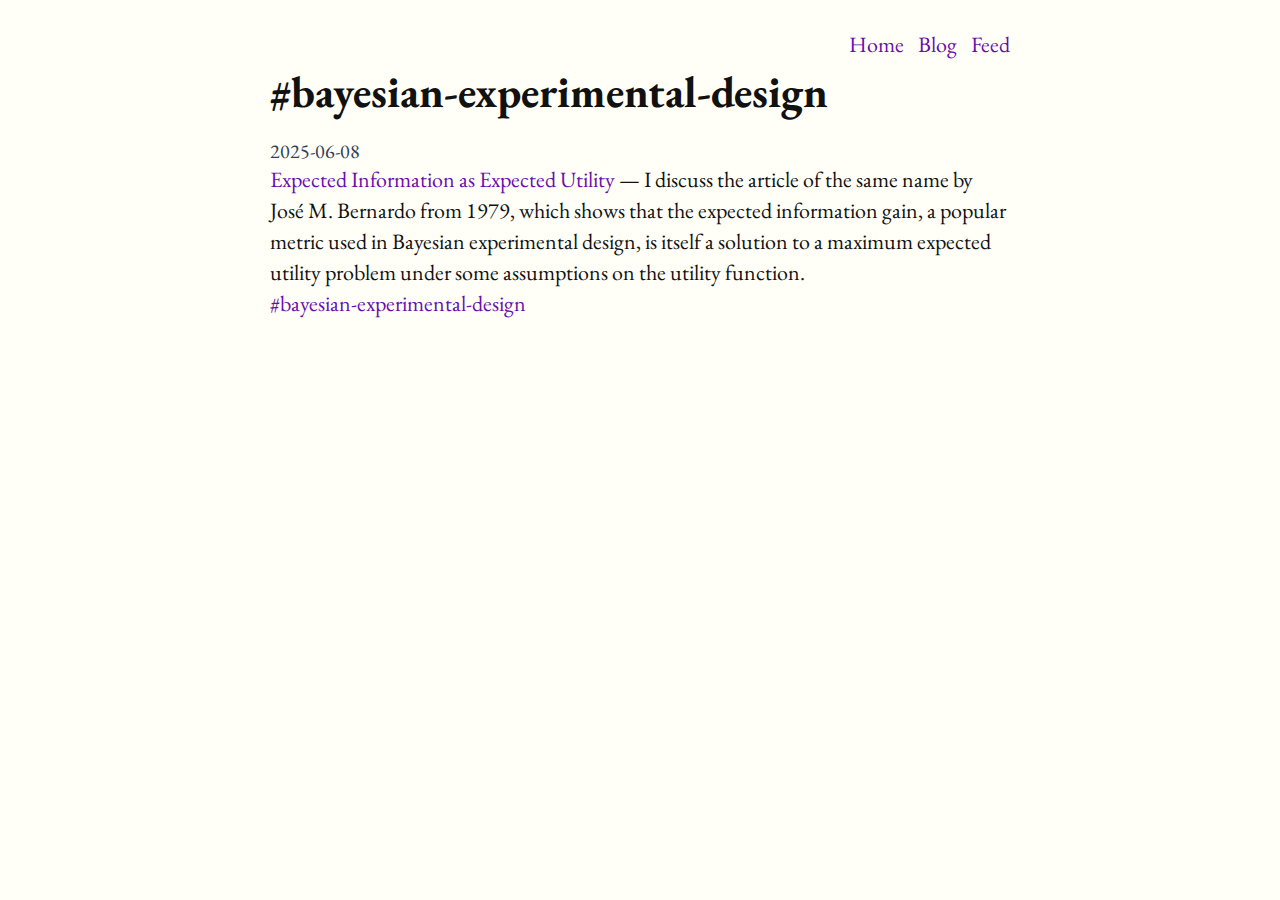
<file: docs/tags/bayesian-experimental-design.html>
<!doctype html>
<html lang="en-US">
  <head>
    <meta charset="utf-8">
    <meta name="viewport" content="width=device-width, initial-scale=1">

    <link rel="stylesheet" href="../styles/katex.css" />
    <link rel="stylesheet" href="../styles/syntax.css" />
    <link rel="stylesheet" href="../styles/main.css" />
    <link rel="shortcut icon" type="image/png" href="../images/favicon.ico" />

    <link rel="preconnect" href="https://fonts.googleapis.com">
    <link rel="preconnect" href="https://fonts.gstatic.com" crossorigin>
    <link href="https://fonts.googleapis.com/css2?family=EB+Garamond:ital,wght@0,400..800;1,400..800&display=swap" rel="stylesheet">

    <title>#bayesian-experimental-design</title>
    <meta name="description" content="Posts tagged bayesian-experimental-design." />

    <!-- Meta tags for social media -->
    <meta property="og:title" content="#bayesian-experimental-design" />
    <meta property="og:description" content="Posts tagged bayesian-experimental-design." />
    <meta property="og:site_name" content="Sahel Iqbal" />
    
    <meta property="og:image" content="https://sahel13.github.io/images/site_image.png" />
    
    <meta name="twitter:card" content="summary" />
    <!--
    Check if the `date` field is present in the metadata to determine if the page is
    a post or not.  A bit of a hack, but it works.
    -->
    
    <meta property="og:type" content="website" />
    <meta property="og:url" content="https://sahel13.github.io" />
    
  </head>
  <body>
    <header>
      <nav>
        <a href="../">Home</a>
        <a href="../blog.html">Blog</a>
        <a href="../atom.xml">Feed</a>
      </nav>
    </header>
    <main role="main">
      <h1>#bayesian-experimental-design</h1>


<div class="post-item">
  <p class="post-date">2025-06-08</p>
  <p class="post-description">
    <span class="post-title"><a href="../posts/expected-information-as-expected-utility.html">Expected Information as Expected Utility</a></span> &mdash;
    I discuss the article of the same name by José M. Bernardo from 1979, which shows that the expected information gain, a popular metric used in Bayesian experimental design, is itself a solution to a maximum expected utility problem under some assumptions on the utility function.
  </p>
  
  <div class="post-tags"><a title="All pages tagged '#bayesian-experimental-design'." href="../tags/bayesian-experimental-design.html" rel="tag">#bayesian-experimental-design</a></div>
  
</div>




    </main>
  </body>
</html>
</file>
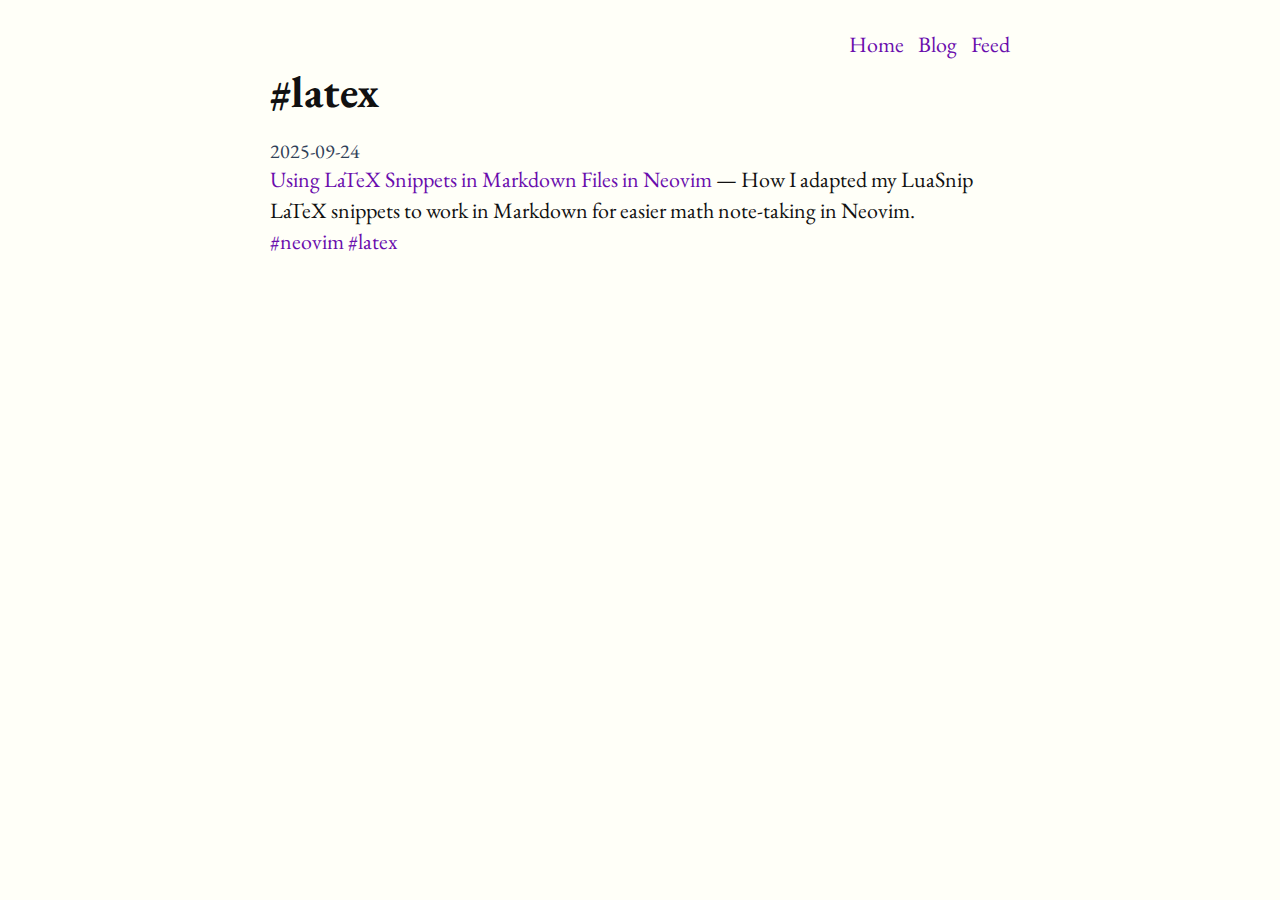
<file: docs/tags/latex.html>
<!doctype html>
<html lang="en-US">
  <head>
    <meta charset="utf-8">
    <meta name="viewport" content="width=device-width, initial-scale=1">

    <link rel="stylesheet" href="../styles/katex.css" />
    <link rel="stylesheet" href="../styles/syntax.css" />
    <link rel="stylesheet" href="../styles/main.css" />
    <link rel="shortcut icon" type="image/png" href="../images/favicon.ico" />

    <link rel="preconnect" href="https://fonts.googleapis.com">
    <link rel="preconnect" href="https://fonts.gstatic.com" crossorigin>
    <link href="https://fonts.googleapis.com/css2?family=EB+Garamond:ital,wght@0,400..800;1,400..800&display=swap" rel="stylesheet">

    <title>#latex</title>
    <meta name="description" content="Posts tagged latex." />

    <!-- Meta tags for social media -->
    <meta property="og:title" content="#latex" />
    <meta property="og:description" content="Posts tagged latex." />
    <meta property="og:site_name" content="Sahel Iqbal" />
    
    <meta property="og:image" content="https://sahel13.github.io/images/site_image.png" />
    
    <meta name="twitter:card" content="summary" />
    <!--
    Check if the `date` field is present in the metadata to determine if the page is
    a post or not.  A bit of a hack, but it works.
    -->
    
    <meta property="og:type" content="website" />
    <meta property="og:url" content="https://sahel13.github.io" />
    
  </head>
  <body>
    <header>
      <nav>
        <a href="../">Home</a>
        <a href="../blog.html">Blog</a>
        <a href="../atom.xml">Feed</a>
      </nav>
    </header>
    <main role="main">
      <h1>#latex</h1>


<div class="post-item">
  <p class="post-date">2025-09-24</p>
  <p class="post-description">
    <span class="post-title"><a href="../posts/latex-in-markdown-vim.html">Using LaTeX Snippets in Markdown Files in Neovim</a></span> &mdash;
    How I adapted my LuaSnip LaTeX snippets to work in Markdown for easier math note-taking in Neovim.
  </p>
  
  <div class="post-tags"><a title="All pages tagged '#neovim'." href="../tags/neovim.html" rel="tag">#neovim</a> <a title="All pages tagged '#latex'." href="../tags/latex.html" rel="tag">#latex</a></div>
  
</div>




    </main>
  </body>
</html>
</file>
<file: docs/styles/katex.css>
@font-face{font-family:KaTeX_AMS;font-style:normal;font-weight:400;src:url(fonts/KaTeX_AMS-Regular.woff2) format("woff2"),url(fonts/KaTeX_AMS-Regular.woff) format("woff"),url(fonts/KaTeX_AMS-Regular.ttf) format("truetype")}@font-face{font-family:KaTeX_Caligraphic;font-style:normal;font-weight:700;src:url(fonts/KaTeX_Caligraphic-Bold.woff2) format("woff2"),url(fonts/KaTeX_Caligraphic-Bold.woff) format("woff"),url(fonts/KaTeX_Caligraphic-Bold.ttf) format("truetype")}@font-face{font-family:KaTeX_Caligraphic;font-style:normal;font-weight:400;src:url(fonts/KaTeX_Caligraphic-Regular.woff2) format("woff2"),url(fonts/KaTeX_Caligraphic-Regular.woff) format("woff"),url(fonts/KaTeX_Caligraphic-Regular.ttf) format("truetype")}@font-face{font-family:KaTeX_Fraktur;font-style:normal;font-weight:700;src:url(fonts/KaTeX_Fraktur-Bold.woff2) format("woff2"),url(fonts/KaTeX_Fraktur-Bold.woff) format("woff"),url(fonts/KaTeX_Fraktur-Bold.ttf) format("truetype")}@font-face{font-family:KaTeX_Fraktur;font-style:normal;font-weight:400;src:url(fonts/KaTeX_Fraktur-Regular.woff2) format("woff2"),url(fonts/KaTeX_Fraktur-Regular.woff) format("woff"),url(fonts/KaTeX_Fraktur-Regular.ttf) format("truetype")}@font-face{font-family:KaTeX_Main;font-style:normal;font-weight:700;src:url(fonts/KaTeX_Main-Bold.woff2) format("woff2"),url(fonts/KaTeX_Main-Bold.woff) format("woff"),url(fonts/KaTeX_Main-Bold.ttf) format("truetype")}@font-face{font-family:KaTeX_Main;font-style:italic;font-weight:700;src:url(fonts/KaTeX_Main-BoldItalic.woff2) format("woff2"),url(fonts/KaTeX_Main-BoldItalic.woff) format("woff"),url(fonts/KaTeX_Main-BoldItalic.ttf) format("truetype")}@font-face{font-family:KaTeX_Main;font-style:italic;font-weight:400;src:url(fonts/KaTeX_Main-Italic.woff2) format("woff2"),url(fonts/KaTeX_Main-Italic.woff) format("woff"),url(fonts/KaTeX_Main-Italic.ttf) format("truetype")}@font-face{font-family:KaTeX_Main;font-style:normal;font-weight:400;src:url(fonts/KaTeX_Main-Regular.woff2) format("woff2"),url(fonts/KaTeX_Main-Regular.woff) format("woff"),url(fonts/KaTeX_Main-Regular.ttf) format("truetype")}@font-face{font-family:KaTeX_Math;font-style:italic;font-weight:700;src:url(fonts/KaTeX_Math-BoldItalic.woff2) format("woff2"),url(fonts/KaTeX_Math-BoldItalic.woff) format("woff"),url(fonts/KaTeX_Math-BoldItalic.ttf) format("truetype")}@font-face{font-family:KaTeX_Math;font-style:italic;font-weight:400;src:url(fonts/KaTeX_Math-Italic.woff2) format("woff2"),url(fonts/KaTeX_Math-Italic.woff) format("woff"),url(fonts/KaTeX_Math-Italic.ttf) format("truetype")}@font-face{font-family:"KaTeX_SansSerif";font-style:normal;font-weight:700;src:url(fonts/KaTeX_SansSerif-Bold.woff2) format("woff2"),url(fonts/KaTeX_SansSerif-Bold.woff) format("woff"),url(fonts/KaTeX_SansSerif-Bold.ttf) format("truetype")}@font-face{font-family:"KaTeX_SansSerif";font-style:italic;font-weight:400;src:url(fonts/KaTeX_SansSerif-Italic.woff2) format("woff2"),url(fonts/KaTeX_SansSerif-Italic.woff) format("woff"),url(fonts/KaTeX_SansSerif-Italic.ttf) format("truetype")}@font-face{font-family:"KaTeX_SansSerif";font-style:normal;font-weight:400;src:url(fonts/KaTeX_SansSerif-Regular.woff2) format("woff2"),url(fonts/KaTeX_SansSerif-Regular.woff) format("woff"),url(fonts/KaTeX_SansSerif-Regular.ttf) format("truetype")}@font-face{font-family:KaTeX_Script;font-style:normal;font-weight:400;src:url(fonts/KaTeX_Script-Regular.woff2) format("woff2"),url(fonts/KaTeX_Script-Regular.woff) format("woff"),url(fonts/KaTeX_Script-Regular.ttf) format("truetype")}@font-face{font-family:KaTeX_Size1;font-style:normal;font-weight:400;src:url(fonts/KaTeX_Size1-Regular.woff2) format("woff2"),url(fonts/KaTeX_Size1-Regular.woff) format("woff"),url(fonts/KaTeX_Size1-Regular.ttf) format("truetype")}@font-face{font-family:KaTeX_Size2;font-style:normal;font-weight:400;src:url(fonts/KaTeX_Size2-Regular.woff2) format("woff2"),url(fonts/KaTeX_Size2-Regular.woff) format("woff"),url(fonts/KaTeX_Size2-Regular.ttf) format("truetype")}@font-face{font-family:KaTeX_Size3;font-style:normal;font-weight:400;src:url(fonts/KaTeX_Size3-Regular.woff2) format("woff2"),url(fonts/KaTeX_Size3-Regular.woff) format("woff"),url(fonts/KaTeX_Size3-Regular.ttf) format("truetype")}@font-face{font-family:KaTeX_Size4;font-style:normal;font-weight:400;src:url(fonts/KaTeX_Size4-Regular.woff2) format("woff2"),url(fonts/KaTeX_Size4-Regular.woff) format("woff"),url(fonts/KaTeX_Size4-Regular.ttf) format("truetype")}@font-face{font-family:KaTeX_Typewriter;font-style:normal;font-weight:400;src:url(fonts/KaTeX_Typewriter-Regular.woff2) format("woff2"),url(fonts/KaTeX_Typewriter-Regular.woff) format("woff"),url(fonts/KaTeX_Typewriter-Regular.ttf) format("truetype")}.katex{font:normal 1.21em KaTeX_Main,Times New Roman,serif;line-height:1.2;text-indent:0;text-rendering:auto}.katex *{-ms-high-contrast-adjust:none!important;border-color:currentColor}.katex .katex-version:after{content:"0.16.22"}.katex .katex-mathml{clip:rect(1px,1px,1px,1px);border:0;height:1px;overflow:hidden;padding:0;position:absolute;width:1px}.katex .katex-html>.newline{display:block}.katex .base{position:relative;white-space:nowrap;width:-webkit-min-content;width:-moz-min-content;width:min-content}.katex .base,.katex .strut{display:inline-block}.katex .textbf{font-weight:700}.katex .textit{font-style:italic}.katex .textrm{font-family:KaTeX_Main}.katex .textsf{font-family:KaTeX_SansSerif}.katex .texttt{font-family:KaTeX_Typewriter}.katex .mathnormal{font-family:KaTeX_Math;font-style:italic}.katex .mathit{font-family:KaTeX_Main;font-style:italic}.katex .mathrm{font-style:normal}.katex .mathbf{font-family:KaTeX_Main;font-weight:700}.katex .boldsymbol{font-family:KaTeX_Math;font-style:italic;font-weight:700}.katex .amsrm,.katex .mathbb,.katex .textbb{font-family:KaTeX_AMS}.katex .mathcal{font-family:KaTeX_Caligraphic}.katex .mathfrak,.katex .textfrak{font-family:KaTeX_Fraktur}.katex .mathboldfrak,.katex .textboldfrak{font-family:KaTeX_Fraktur;font-weight:700}.katex .mathtt{font-family:KaTeX_Typewriter}.katex .mathscr,.katex .textscr{font-family:KaTeX_Script}.katex .mathsf,.katex .textsf{font-family:KaTeX_SansSerif}.katex .mathboldsf,.katex .textboldsf{font-family:KaTeX_SansSerif;font-weight:700}.katex .mathitsf,.katex .mathsfit,.katex .textitsf{font-family:KaTeX_SansSerif;font-style:italic}.katex .mainrm{font-family:KaTeX_Main;font-style:normal}.katex .vlist-t{border-collapse:collapse;display:inline-table;table-layout:fixed}.katex .vlist-r{display:table-row}.katex .vlist{display:table-cell;position:relative;vertical-align:bottom}.katex .vlist>span{display:block;height:0;position:relative}.katex .vlist>span>span{display:inline-block}.katex .vlist>span>.pstrut{overflow:hidden;width:0}.katex .vlist-t2{margin-right:-2px}.katex .vlist-s{display:table-cell;font-size:1px;min-width:2px;vertical-align:bottom;width:2px}.katex .vbox{align-items:baseline;display:inline-flex;flex-direction:column}.katex .hbox{width:100%}.katex .hbox,.katex .thinbox{display:inline-flex;flex-direction:row}.katex .thinbox{max-width:0;width:0}.katex .msupsub{text-align:left}.katex .mfrac>span>span{text-align:center}.katex .mfrac .frac-line{border-bottom-style:solid;display:inline-block;width:100%}.katex .hdashline,.katex .hline,.katex .mfrac .frac-line,.katex .overline .overline-line,.katex .rule,.katex .underline .underline-line{min-height:1px}.katex .mspace{display:inline-block}.katex .clap,.katex .llap,.katex .rlap{position:relative;width:0}.katex .clap>.inner,.katex .llap>.inner,.katex .rlap>.inner{position:absolute}.katex .clap>.fix,.katex .llap>.fix,.katex .rlap>.fix{display:inline-block}.katex .llap>.inner{right:0}.katex .clap>.inner,.katex .rlap>.inner{left:0}.katex .clap>.inner>span{margin-left:-50%;margin-right:50%}.katex .rule{border:0 solid;display:inline-block;position:relative}.katex .hline,.katex .overline .overline-line,.katex .underline .underline-line{border-bottom-style:solid;display:inline-block;width:100%}.katex .hdashline{border-bottom-style:dashed;display:inline-block;width:100%}.katex .sqrt>.root{margin-left:.2777777778em;margin-right:-.5555555556em}.katex .fontsize-ensurer.reset-size1.size1,.katex .sizing.reset-size1.size1{font-size:1em}.katex .fontsize-ensurer.reset-size1.size2,.katex .sizing.reset-size1.size2{font-size:1.2em}.katex .fontsize-ensurer.reset-size1.size3,.katex .sizing.reset-size1.size3{font-size:1.4em}.katex .fontsize-ensurer.reset-size1.size4,.katex .sizing.reset-size1.size4{font-size:1.6em}.katex .fontsize-ensurer.reset-size1.size5,.katex .sizing.reset-size1.size5{font-size:1.8em}.katex .fontsize-ensurer.reset-size1.size6,.katex .sizing.reset-size1.size6{font-size:2em}.katex .fontsize-ensurer.reset-size1.size7,.katex .sizing.reset-size1.size7{font-size:2.4em}.katex .fontsize-ensurer.reset-size1.size8,.katex .sizing.reset-size1.size8{font-size:2.88em}.katex .fontsize-ensurer.reset-size1.size9,.katex .sizing.reset-size1.size9{font-size:3.456em}.katex .fontsize-ensurer.reset-size1.size10,.katex .sizing.reset-size1.size10{font-size:4.148em}.katex .fontsize-ensurer.reset-size1.size11,.katex .sizing.reset-size1.size11{font-size:4.976em}.katex .fontsize-ensurer.reset-size2.size1,.katex .sizing.reset-size2.size1{font-size:.8333333333em}.katex .fontsize-ensurer.reset-size2.size2,.katex .sizing.reset-size2.size2{font-size:1em}.katex .fontsize-ensurer.reset-size2.size3,.katex .sizing.reset-size2.size3{font-size:1.1666666667em}.katex .fontsize-ensurer.reset-size2.size4,.katex .sizing.reset-size2.size4{font-size:1.3333333333em}.katex .fontsize-ensurer.reset-size2.size5,.katex .sizing.reset-size2.size5{font-size:1.5em}.katex .fontsize-ensurer.reset-size2.size6,.katex .sizing.reset-size2.size6{font-size:1.6666666667em}.katex .fontsize-ensurer.reset-size2.size7,.katex .sizing.reset-size2.size7{font-size:2em}.katex .fontsize-ensurer.reset-size2.size8,.katex .sizing.reset-size2.size8{font-size:2.4em}.katex .fontsize-ensurer.reset-size2.size9,.katex .sizing.reset-size2.size9{font-size:2.88em}.katex .fontsize-ensurer.reset-size2.size10,.katex .sizing.reset-size2.size10{font-size:3.4566666667em}.katex .fontsize-ensurer.reset-size2.size11,.katex .sizing.reset-size2.size11{font-size:4.1466666667em}.katex .fontsize-ensurer.reset-size3.size1,.katex .sizing.reset-size3.size1{font-size:.7142857143em}.katex .fontsize-ensurer.reset-size3.size2,.katex .sizing.reset-size3.size2{font-size:.8571428571em}.katex .fontsize-ensurer.reset-size3.size3,.katex .sizing.reset-size3.size3{font-size:1em}.katex .fontsize-ensurer.reset-size3.size4,.katex .sizing.reset-size3.size4{font-size:1.1428571429em}.katex .fontsize-ensurer.reset-size3.size5,.katex .sizing.reset-size3.size5{font-size:1.2857142857em}.katex .fontsize-ensurer.reset-size3.size6,.katex .sizing.reset-size3.size6{font-size:1.4285714286em}.katex .fontsize-ensurer.reset-size3.size7,.katex .sizing.reset-size3.size7{font-size:1.7142857143em}.katex .fontsize-ensurer.reset-size3.size8,.katex .sizing.reset-size3.size8{font-size:2.0571428571em}.katex .fontsize-ensurer.reset-size3.size9,.katex .sizing.reset-size3.size9{font-size:2.4685714286em}.katex .fontsize-ensurer.reset-size3.size10,.katex .sizing.reset-size3.size10{font-size:2.9628571429em}.katex .fontsize-ensurer.reset-size3.size11,.katex .sizing.reset-size3.size11{font-size:3.5542857143em}.katex .fontsize-ensurer.reset-size4.size1,.katex .sizing.reset-size4.size1{font-size:.625em}.katex .fontsize-ensurer.reset-size4.size2,.katex .sizing.reset-size4.size2{font-size:.75em}.katex .fontsize-ensurer.reset-size4.size3,.katex .sizing.reset-size4.size3{font-size:.875em}.katex .fontsize-ensurer.reset-size4.size4,.katex .sizing.reset-size4.size4{font-size:1em}.katex .fontsize-ensurer.reset-size4.size5,.katex .sizing.reset-size4.size5{font-size:1.125em}.katex .fontsize-ensurer.reset-size4.size6,.katex .sizing.reset-size4.size6{font-size:1.25em}.katex .fontsize-ensurer.reset-size4.size7,.katex .sizing.reset-size4.size7{font-size:1.5em}.katex .fontsize-ensurer.reset-size4.size8,.katex .sizing.reset-size4.size8{font-size:1.8em}.katex .fontsize-ensurer.reset-size4.size9,.katex .sizing.reset-size4.size9{font-size:2.16em}.katex .fontsize-ensurer.reset-size4.size10,.katex .sizing.reset-size4.size10{font-size:2.5925em}.katex .fontsize-ensurer.reset-size4.size11,.katex .sizing.reset-size4.size11{font-size:3.11em}.katex .fontsize-ensurer.reset-size5.size1,.katex .sizing.reset-size5.size1{font-size:.5555555556em}.katex .fontsize-ensurer.reset-size5.size2,.katex .sizing.reset-size5.size2{font-size:.6666666667em}.katex .fontsize-ensurer.reset-size5.size3,.katex .sizing.reset-size5.size3{font-size:.7777777778em}.katex .fontsize-ensurer.reset-size5.size4,.katex .sizing.reset-size5.size4{font-size:.8888888889em}.katex .fontsize-ensurer.reset-size5.size5,.katex .sizing.reset-size5.size5{font-size:1em}.katex .fontsize-ensurer.reset-size5.size6,.katex .sizing.reset-size5.size6{font-size:1.1111111111em}.katex .fontsize-ensurer.reset-size5.size7,.katex .sizing.reset-size5.size7{font-size:1.3333333333em}.katex .fontsize-ensurer.reset-size5.size8,.katex .sizing.reset-size5.size8{font-size:1.6em}.katex .fontsize-ensurer.reset-size5.size9,.katex .sizing.reset-size5.size9{font-size:1.92em}.katex .fontsize-ensurer.reset-size5.size10,.katex .sizing.reset-size5.size10{font-size:2.3044444444em}.katex .fontsize-ensurer.reset-size5.size11,.katex .sizing.reset-size5.size11{font-size:2.7644444444em}.katex .fontsize-ensurer.reset-size6.size1,.katex .sizing.reset-size6.size1{font-size:.5em}.katex .fontsize-ensurer.reset-size6.size2,.katex .sizing.reset-size6.size2{font-size:.6em}.katex .fontsize-ensurer.reset-size6.size3,.katex .sizing.reset-size6.size3{font-size:.7em}.katex .fontsize-ensurer.reset-size6.size4,.katex .sizing.reset-size6.size4{font-size:.8em}.katex .fontsize-ensurer.reset-size6.size5,.katex .sizing.reset-size6.size5{font-size:.9em}.katex .fontsize-ensurer.reset-size6.size6,.katex .sizing.reset-size6.size6{font-size:1em}.katex .fontsize-ensurer.reset-size6.size7,.katex .sizing.reset-size6.size7{font-size:1.2em}.katex .fontsize-ensurer.reset-size6.size8,.katex .sizing.reset-size6.size8{font-size:1.44em}.katex .fontsize-ensurer.reset-size6.size9,.katex .sizing.reset-size6.size9{font-size:1.728em}.katex .fontsize-ensurer.reset-size6.size10,.katex .sizing.reset-size6.size10{font-size:2.074em}.katex .fontsize-ensurer.reset-size6.size11,.katex .sizing.reset-size6.size11{font-size:2.488em}.katex .fontsize-ensurer.reset-size7.size1,.katex .sizing.reset-size7.size1{font-size:.4166666667em}.katex .fontsize-ensurer.reset-size7.size2,.katex .sizing.reset-size7.size2{font-size:.5em}.katex .fontsize-ensurer.reset-size7.size3,.katex .sizing.reset-size7.size3{font-size:.5833333333em}.katex .fontsize-ensurer.reset-size7.size4,.katex .sizing.reset-size7.size4{font-size:.6666666667em}.katex .fontsize-ensurer.reset-size7.size5,.katex .sizing.reset-size7.size5{font-size:.75em}.katex .fontsize-ensurer.reset-size7.size6,.katex .sizing.reset-size7.size6{font-size:.8333333333em}.katex .fontsize-ensurer.reset-size7.size7,.katex .sizing.reset-size7.size7{font-size:1em}.katex .fontsize-ensurer.reset-size7.size8,.katex .sizing.reset-size7.size8{font-size:1.2em}.katex .fontsize-ensurer.reset-size7.size9,.katex .sizing.reset-size7.size9{font-size:1.44em}.katex .fontsize-ensurer.reset-size7.size10,.katex .sizing.reset-size7.size10{font-size:1.7283333333em}.katex .fontsize-ensurer.reset-size7.size11,.katex .sizing.reset-size7.size11{font-size:2.0733333333em}.katex .fontsize-ensurer.reset-size8.size1,.katex .sizing.reset-size8.size1{font-size:.3472222222em}.katex .fontsize-ensurer.reset-size8.size2,.katex .sizing.reset-size8.size2{font-size:.4166666667em}.katex .fontsize-ensurer.reset-size8.size3,.katex .sizing.reset-size8.size3{font-size:.4861111111em}.katex .fontsize-ensurer.reset-size8.size4,.katex .sizing.reset-size8.size4{font-size:.5555555556em}.katex .fontsize-ensurer.reset-size8.size5,.katex .sizing.reset-size8.size5{font-size:.625em}.katex .fontsize-ensurer.reset-size8.size6,.katex .sizing.reset-size8.size6{font-size:.6944444444em}.katex .fontsize-ensurer.reset-size8.size7,.katex .sizing.reset-size8.size7{font-size:.8333333333em}.katex .fontsize-ensurer.reset-size8.size8,.katex .sizing.reset-size8.size8{font-size:1em}.katex .fontsize-ensurer.reset-size8.size9,.katex .sizing.reset-size8.size9{font-size:1.2em}.katex .fontsize-ensurer.reset-size8.size10,.katex .sizing.reset-size8.size10{font-size:1.4402777778em}.katex .fontsize-ensurer.reset-size8.size11,.katex .sizing.reset-size8.size11{font-size:1.7277777778em}.katex .fontsize-ensurer.reset-size9.size1,.katex .sizing.reset-size9.size1{font-size:.2893518519em}.katex .fontsize-ensurer.reset-size9.size2,.katex .sizing.reset-size9.size2{font-size:.3472222222em}.katex .fontsize-ensurer.reset-size9.size3,.katex .sizing.reset-size9.size3{font-size:.4050925926em}.katex .fontsize-ensurer.reset-size9.size4,.katex .sizing.reset-size9.size4{font-size:.462962963em}.katex .fontsize-ensurer.reset-size9.size5,.katex .sizing.reset-size9.size5{font-size:.5208333333em}.katex .fontsize-ensurer.reset-size9.size6,.katex .sizing.reset-size9.size6{font-size:.5787037037em}.katex .fontsize-ensurer.reset-size9.size7,.katex .sizing.reset-size9.size7{font-size:.6944444444em}.katex .fontsize-ensurer.reset-size9.size8,.katex .sizing.reset-size9.size8{font-size:.8333333333em}.katex .fontsize-ensurer.reset-size9.size9,.katex .sizing.reset-size9.size9{font-size:1em}.katex .fontsize-ensurer.reset-size9.size10,.katex .sizing.reset-size9.size10{font-size:1.2002314815em}.katex .fontsize-ensurer.reset-size9.size11,.katex .sizing.reset-size9.size11{font-size:1.4398148148em}.katex .fontsize-ensurer.reset-size10.size1,.katex .sizing.reset-size10.size1{font-size:.2410800386em}.katex .fontsize-ensurer.reset-size10.size2,.katex .sizing.reset-size10.size2{font-size:.2892960463em}.katex .fontsize-ensurer.reset-size10.size3,.katex .sizing.reset-size10.size3{font-size:.337512054em}.katex .fontsize-ensurer.reset-size10.size4,.katex .sizing.reset-size10.size4{font-size:.3857280617em}.katex .fontsize-ensurer.reset-size10.size5,.katex .sizing.reset-size10.size5{font-size:.4339440694em}.katex .fontsize-ensurer.reset-size10.size6,.katex .sizing.reset-size10.size6{font-size:.4821600771em}.katex .fontsize-ensurer.reset-size10.size7,.katex .sizing.reset-size10.size7{font-size:.5785920926em}.katex .fontsize-ensurer.reset-size10.size8,.katex .sizing.reset-size10.size8{font-size:.6943105111em}.katex .fontsize-ensurer.reset-size10.size9,.katex .sizing.reset-size10.size9{font-size:.8331726133em}.katex .fontsize-ensurer.reset-size10.size10,.katex .sizing.reset-size10.size10{font-size:1em}.katex .fontsize-ensurer.reset-size10.size11,.katex .sizing.reset-size10.size11{font-size:1.1996142719em}.katex .fontsize-ensurer.reset-size11.size1,.katex .sizing.reset-size11.size1{font-size:.2009646302em}.katex .fontsize-ensurer.reset-size11.size2,.katex .sizing.reset-size11.size2{font-size:.2411575563em}.katex .fontsize-ensurer.reset-size11.size3,.katex .sizing.reset-size11.size3{font-size:.2813504823em}.katex .fontsize-ensurer.reset-size11.size4,.katex .sizing.reset-size11.size4{font-size:.3215434084em}.katex .fontsize-ensurer.reset-size11.size5,.katex .sizing.reset-size11.size5{font-size:.3617363344em}.katex .fontsize-ensurer.reset-size11.size6,.katex .sizing.reset-size11.size6{font-size:.4019292605em}.katex .fontsize-ensurer.reset-size11.size7,.katex .sizing.reset-size11.size7{font-size:.4823151125em}.katex .fontsize-ensurer.reset-size11.size8,.katex .sizing.reset-size11.size8{font-size:.578778135em}.katex .fontsize-ensurer.reset-size11.size9,.katex .sizing.reset-size11.size9{font-size:.6945337621em}.katex .fontsize-ensurer.reset-size11.size10,.katex .sizing.reset-size11.size10{font-size:.8336012862em}.katex .fontsize-ensurer.reset-size11.size11,.katex .sizing.reset-size11.size11{font-size:1em}.katex .delimsizing.size1{font-family:KaTeX_Size1}.katex .delimsizing.size2{font-family:KaTeX_Size2}.katex .delimsizing.size3{font-family:KaTeX_Size3}.katex .delimsizing.size4{font-family:KaTeX_Size4}.katex .delimsizing.mult .delim-size1>span{font-family:KaTeX_Size1}.katex .delimsizing.mult .delim-size4>span{font-family:KaTeX_Size4}.katex .nulldelimiter{display:inline-block;width:.12em}.katex .delimcenter,.katex .op-symbol{position:relative}.katex .op-symbol.small-op{font-family:KaTeX_Size1}.katex .op-symbol.large-op{font-family:KaTeX_Size2}.katex .accent>.vlist-t,.katex .op-limits>.vlist-t{text-align:center}.katex .accent .accent-body{position:relative}.katex .accent .accent-body:not(.accent-full){width:0}.katex .overlay{display:block}.katex .mtable .vertical-separator{display:inline-block;min-width:1px}.katex .mtable .arraycolsep{display:inline-block}.katex .mtable .col-align-c>.vlist-t{text-align:center}.katex .mtable .col-align-l>.vlist-t{text-align:left}.katex .mtable .col-align-r>.vlist-t{text-align:right}.katex .svg-align{text-align:left}.katex svg{fill:currentColor;stroke:currentColor;fill-rule:nonzero;fill-opacity:1;stroke-width:1;stroke-linecap:butt;stroke-linejoin:miter;stroke-miterlimit:4;stroke-dasharray:none;stroke-dashoffset:0;stroke-opacity:1;display:block;height:inherit;position:absolute;width:100%}.katex svg path{stroke:none}.katex img{border-style:none;max-height:none;max-width:none;min-height:0;min-width:0}.katex .stretchy{display:block;overflow:hidden;position:relative;width:100%}.katex .stretchy:after,.katex .stretchy:before{content:""}.katex .hide-tail{overflow:hidden;position:relative;width:100%}.katex .halfarrow-left{left:0;overflow:hidden;position:absolute;width:50.2%}.katex .halfarrow-right{overflow:hidden;position:absolute;right:0;width:50.2%}.katex .brace-left{left:0;overflow:hidden;position:absolute;width:25.1%}.katex .brace-center{left:25%;overflow:hidden;position:absolute;width:50%}.katex .brace-right{overflow:hidden;position:absolute;right:0;width:25.1%}.katex .x-arrow-pad{padding:0 .5em}.katex .cd-arrow-pad{padding:0 .55556em 0 .27778em}.katex .mover,.katex .munder,.katex .x-arrow{text-align:center}.katex .boxpad{padding:0 .3em}.katex .fbox,.katex .fcolorbox{border:.04em solid;box-sizing:border-box}.katex .cancel-pad{padding:0 .2em}.katex .cancel-lap{margin-left:-.2em;margin-right:-.2em}.katex .sout{border-bottom-style:solid;border-bottom-width:.08em}.katex .angl{border-right:.049em solid;border-top:.049em solid;box-sizing:border-box;margin-right:.03889em}.katex .anglpad{padding:0 .03889em}.katex .eqn-num:before{content:"(" counter(katexEqnNo) ")";counter-increment:katexEqnNo}.katex .mml-eqn-num:before{content:"(" counter(mmlEqnNo) ")";counter-increment:mmlEqnNo}.katex .mtr-glue{width:50%}.katex .cd-vert-arrow{display:inline-block;position:relative}.katex .cd-label-left{display:inline-block;position:absolute;right:calc(50% + .3em);text-align:left}.katex .cd-label-right{display:inline-block;left:calc(50% + .3em);position:absolute;text-align:right}.katex-display{display:block;margin:1em 0;text-align:center}.katex-display>.katex{display:block;text-align:center;white-space:nowrap}.katex-display>.katex>.katex-html{display:block;position:relative}.katex-display>.katex>.katex-html>.tag{position:absolute;right:0}.katex-display.leqno>.katex>.katex-html>.tag{left:0;right:auto}.katex-display.fleqn>.katex{padding-left:2em;text-align:left}body{counter-reset:katexEqnNo mmlEqnNo}
</file>
<file: docs/styles/syntax.css>
pre > code.sourceCode { white-space: pre; position: relative; }
pre > code.sourceCode > span { line-height: 1.25; }
pre > code.sourceCode > span:empty { height: 1.2em; }
.sourceCode { overflow: visible; }
code.sourceCode > span { color: inherit; text-decoration: inherit; }
div.sourceCode { margin: 1em 0; }
pre.sourceCode { margin: 0; }
@media screen {
div.sourceCode { overflow: auto; }
}
@media print {
pre > code.sourceCode { white-space: pre-wrap; }
pre > code.sourceCode > span { display: inline-block; text-indent: -5em; padding-left: 5em; }
}
pre.numberSource code
  { counter-reset: source-line 0; }
pre.numberSource code > span
  { position: relative; left: -4em; counter-increment: source-line; }
pre.numberSource code > span > a:first-child::before
  { content: counter(source-line);
    position: relative; left: -1em; text-align: right; vertical-align: baseline;
    border: none; display: inline-block;
    -webkit-touch-callout: none; -webkit-user-select: none;
    -khtml-user-select: none; -moz-user-select: none;
    -ms-user-select: none; user-select: none;
    padding: 0 4px; width: 4em;
    color: #aaaaaa;
  }
pre.numberSource { margin-left: 3em; border-left: 1px solid #aaaaaa;  padding-left: 4px; }
div.sourceCode
  {   }
@media screen {
pre > code.sourceCode > span > a:first-child::before { text-decoration: underline; }
}
code span.al { color: #ff0000; font-weight: bold; } /* Alert */
code span.an { color: #60a0b0; font-weight: bold; font-style: italic; } /* Annotation */
code span.at { color: #7d9029; } /* Attribute */
code span.bn { color: #40a070; } /* BaseN */
code span.bu { color: #008000; } /* BuiltIn */
code span.cf { color: #007020; font-weight: bold; } /* ControlFlow */
code span.ch { color: #4070a0; } /* Char */
code span.cn { color: #880000; } /* Constant */
code span.co { color: #60a0b0; font-style: italic; } /* Comment */
code span.cv { color: #60a0b0; font-weight: bold; font-style: italic; } /* CommentVar */
code span.do { color: #ba2121; font-style: italic; } /* Documentation */
code span.dt { color: #902000; } /* DataType */
code span.dv { color: #40a070; } /* DecVal */
code span.er { color: #ff0000; font-weight: bold; } /* Error */
code span.ex { } /* Extension */
code span.fl { color: #40a070; } /* Float */
code span.fu { color: #06287e; } /* Function */
code span.im { color: #008000; font-weight: bold; } /* Import */
code span.in { color: #60a0b0; font-weight: bold; font-style: italic; } /* Information */
code span.kw { color: #007020; font-weight: bold; } /* Keyword */
code span.op { color: #666666; } /* Operator */
code span.ot { color: #007020; } /* Other */
code span.pp { color: #bc7a00; } /* Preprocessor */
code span.sc { color: #4070a0; } /* SpecialChar */
code span.ss { color: #bb6688; } /* SpecialString */
code span.st { color: #4070a0; } /* String */
code span.va { color: #19177c; } /* Variable */
code span.vs { color: #4070a0; } /* VerbatimString */
code span.wa { color: #60a0b0; font-weight: bold; font-style: italic; } /* Warning */
</file>
<file: docs/styles/main.css>
html{box-sizing:border-box;font-family:"EB Garamond",serif;font-kerning:normal;font-size:10px}*,*::before,*::after{box-sizing:inherit;margin:0;padding:0}body{font-size:2.2rem;line-height:1.4;background-color:#fffff8;color:#111;max-width:80rem;margin:0 auto;padding:3rem 3rem}h2{font-size:3.3rem;font-weight:normal;font-style:italic;margin-top:3.2rem;margin-bottom:2rem}.profile{text-align:center;margin-top:2rem;margin-bottom:3rem}.profile img{width:200px}.profile h1{margin-top:1rem;font-weight:normal;font-size:3rem}p{hyphens:auto}ul,ol{margin:2.2rem 0;margin-left:2.2rem}li{margin-top:.5rem}p+p{margin-top:1.6rem}strong{font-weight:600}a{display:inline;outline:none;text-decoration:none;transition:all 150ms ease-in-out}a:link,a:visited,a:focus{color:#6a0dad}a:hover,a:active{background:#e6e6fa}.katex{font-size:2.2rem!important}.katex-display{overflow-x:auto;overflow-y:hidden}.csl-entry{margin-bottom:1rem}.footnotes{margin-top:4rem}.footnotes hr{margin-bottom:2rem;width:80%;margin-left:auto;margin-right:auto}blockquote{padding:1.5rem 2rem;margin:1.5rem 0;border-left:4px solid #6a0dad;background-color:#e6e6fa;font-style:italic}article h1{font-size:4.4rem;font-weight:normal;margin-top:4rem;margin-bottom:2.5rem}article h2{margin-top:3rem}.post-date{color:oklch(.372 .044 257.287);font-size:2rem;margin-top:1.5rem}.post-description{margin-top:0}.all-articles-link{margin-top:1.5rem}.post-subheading{font-size:2.42rem;color:oklch(.372 .044 257.287)}header{display:flex;justify-content:flex-end}header nav a{margin-left:1rem}.sourceCode{font-size:1.76rem}@media(max-width:600px){.sourceCode{font-size:1.54rem}code{font-size:1.54rem}}code{line-height:0;font-size:1.76rem}figure{text-align:center;margin-top:3rem}figure img{max-width:100%}figure figcaption{padding:1rem 0 2rem 0;text-align:center;color:oklch(.372 .044 257.287)}
</file>
